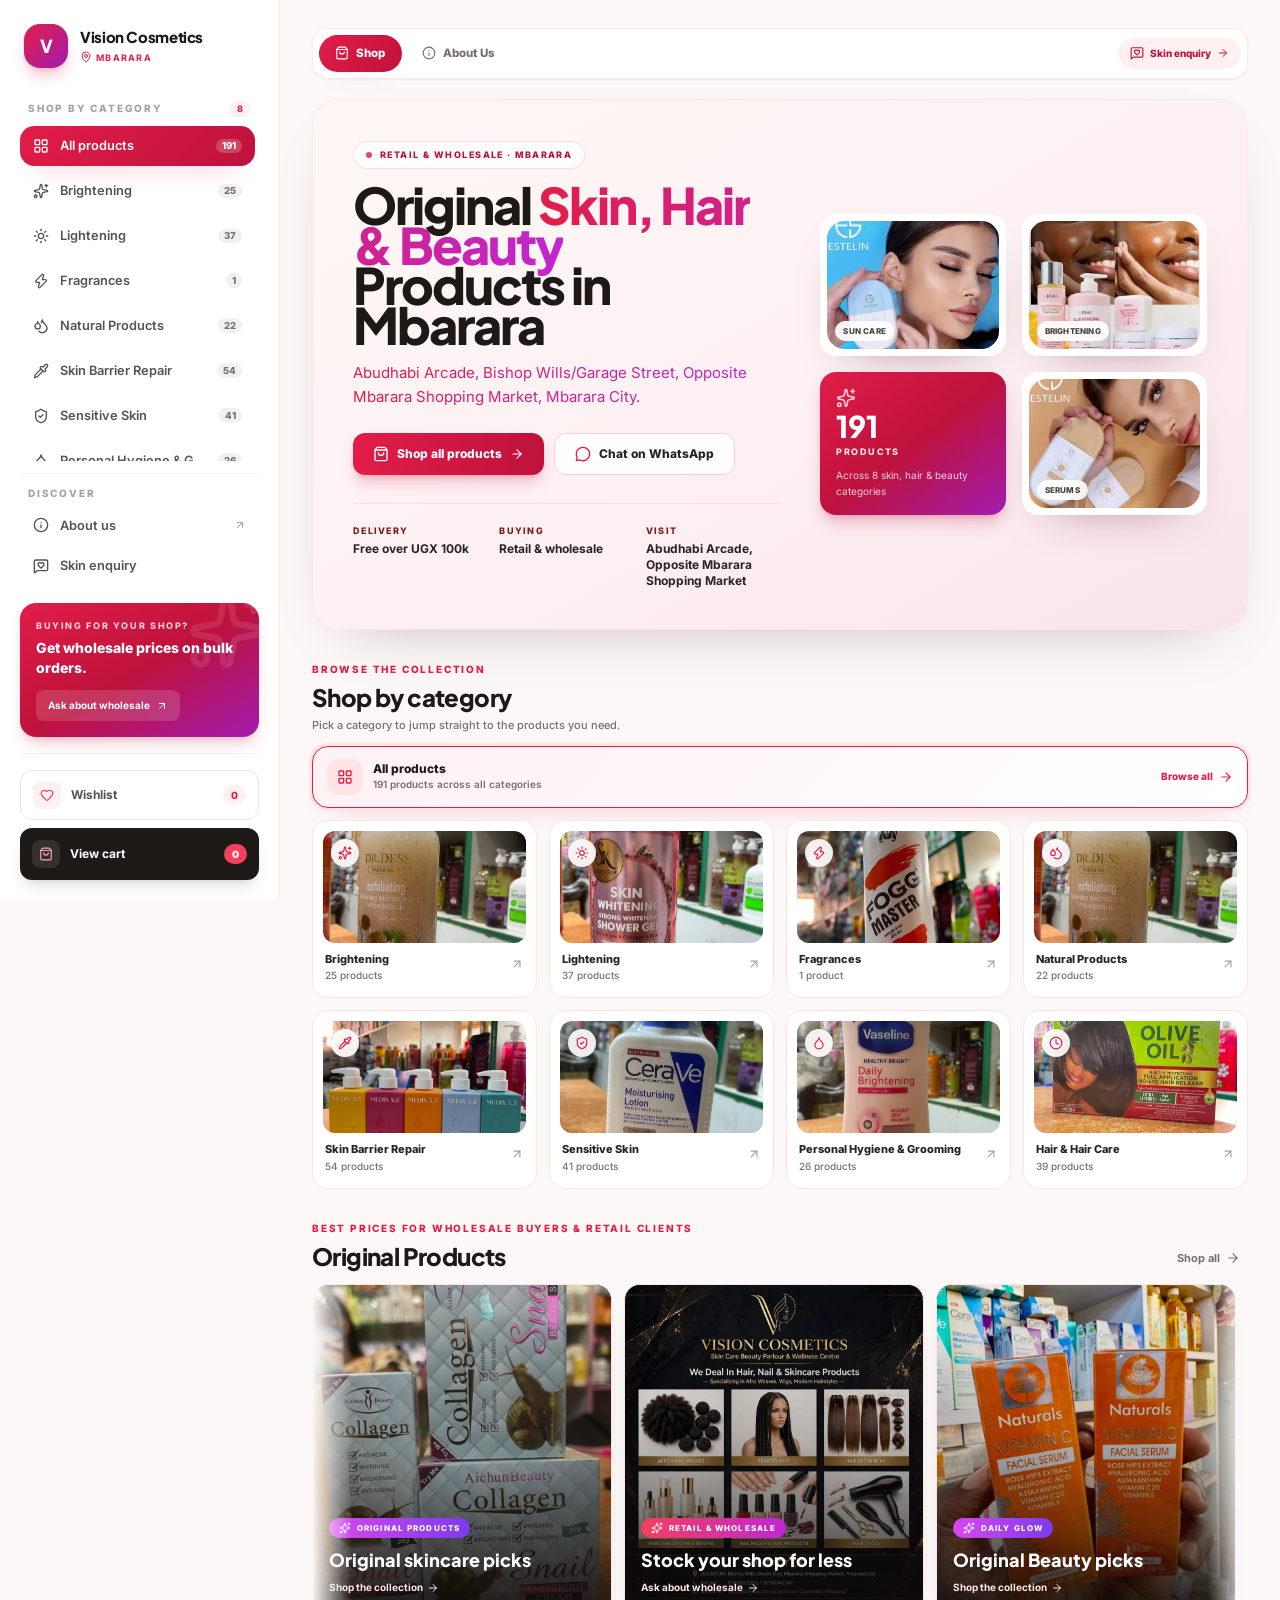
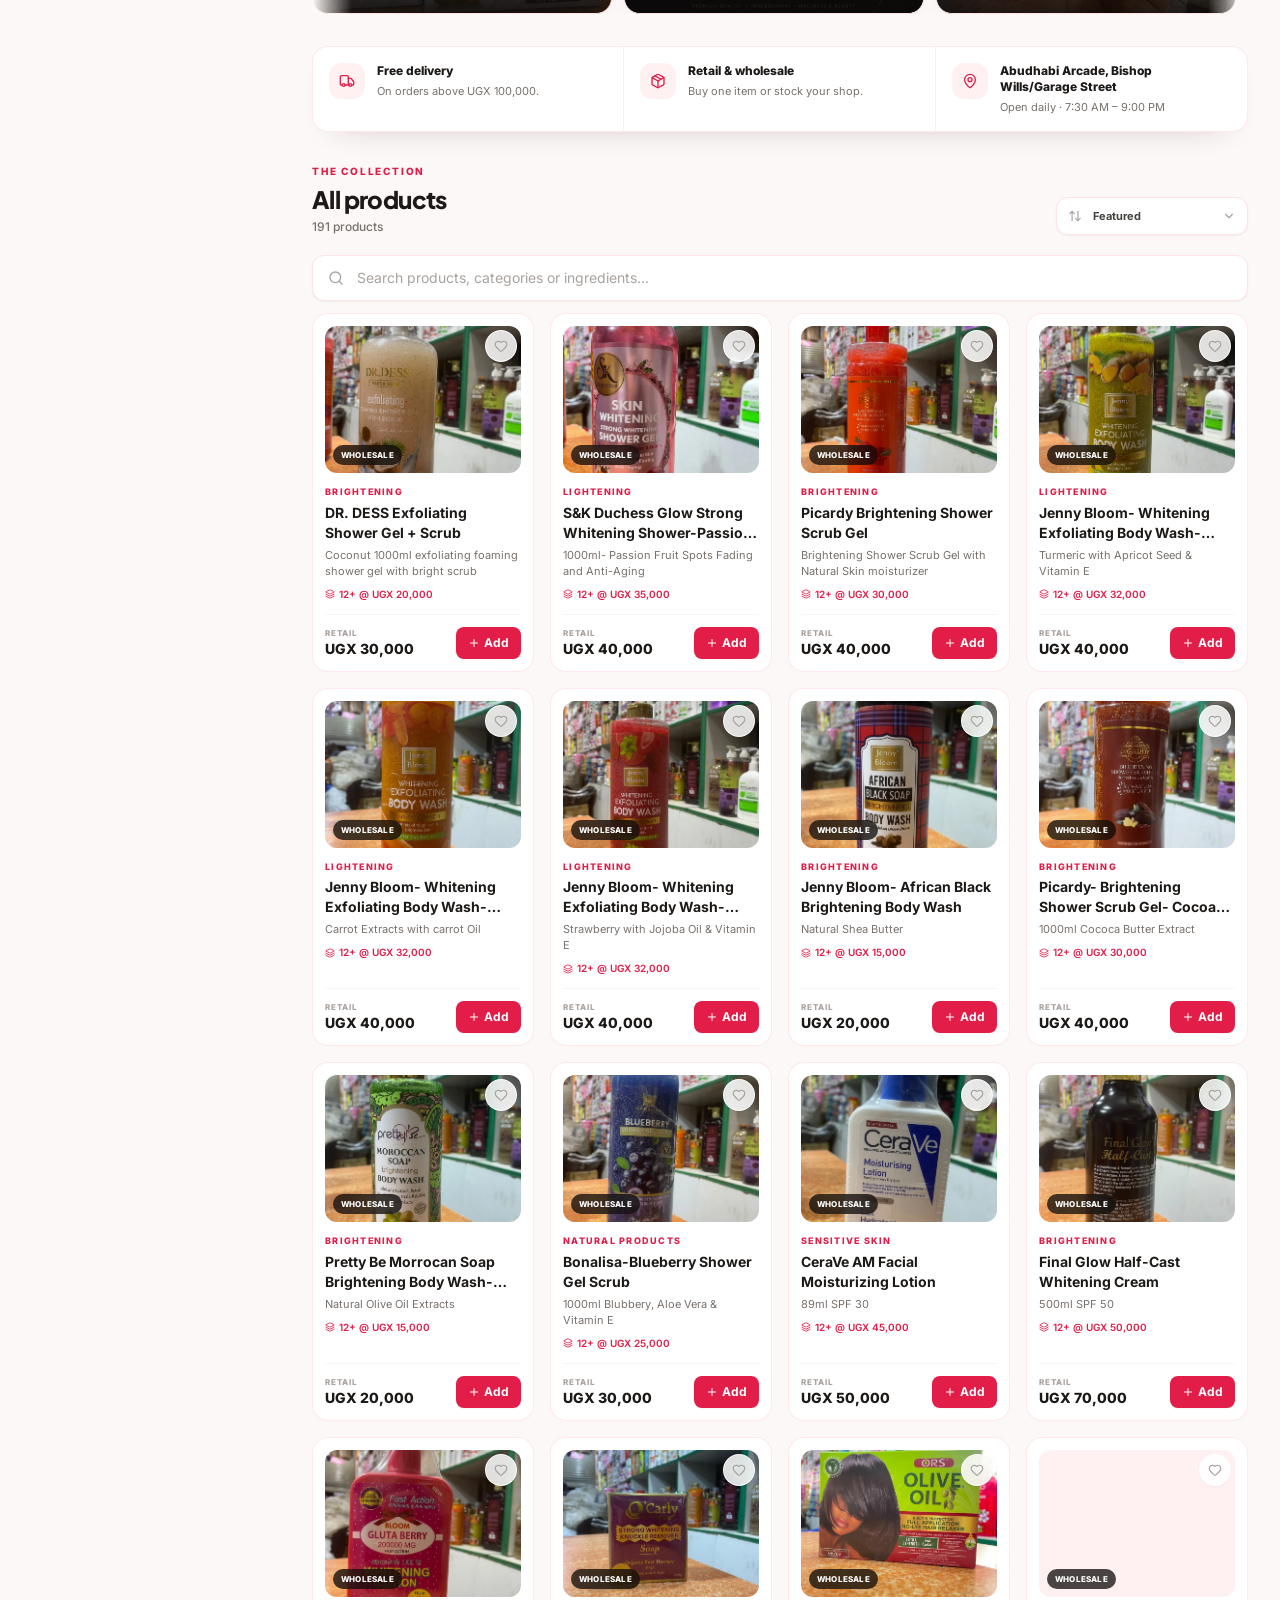
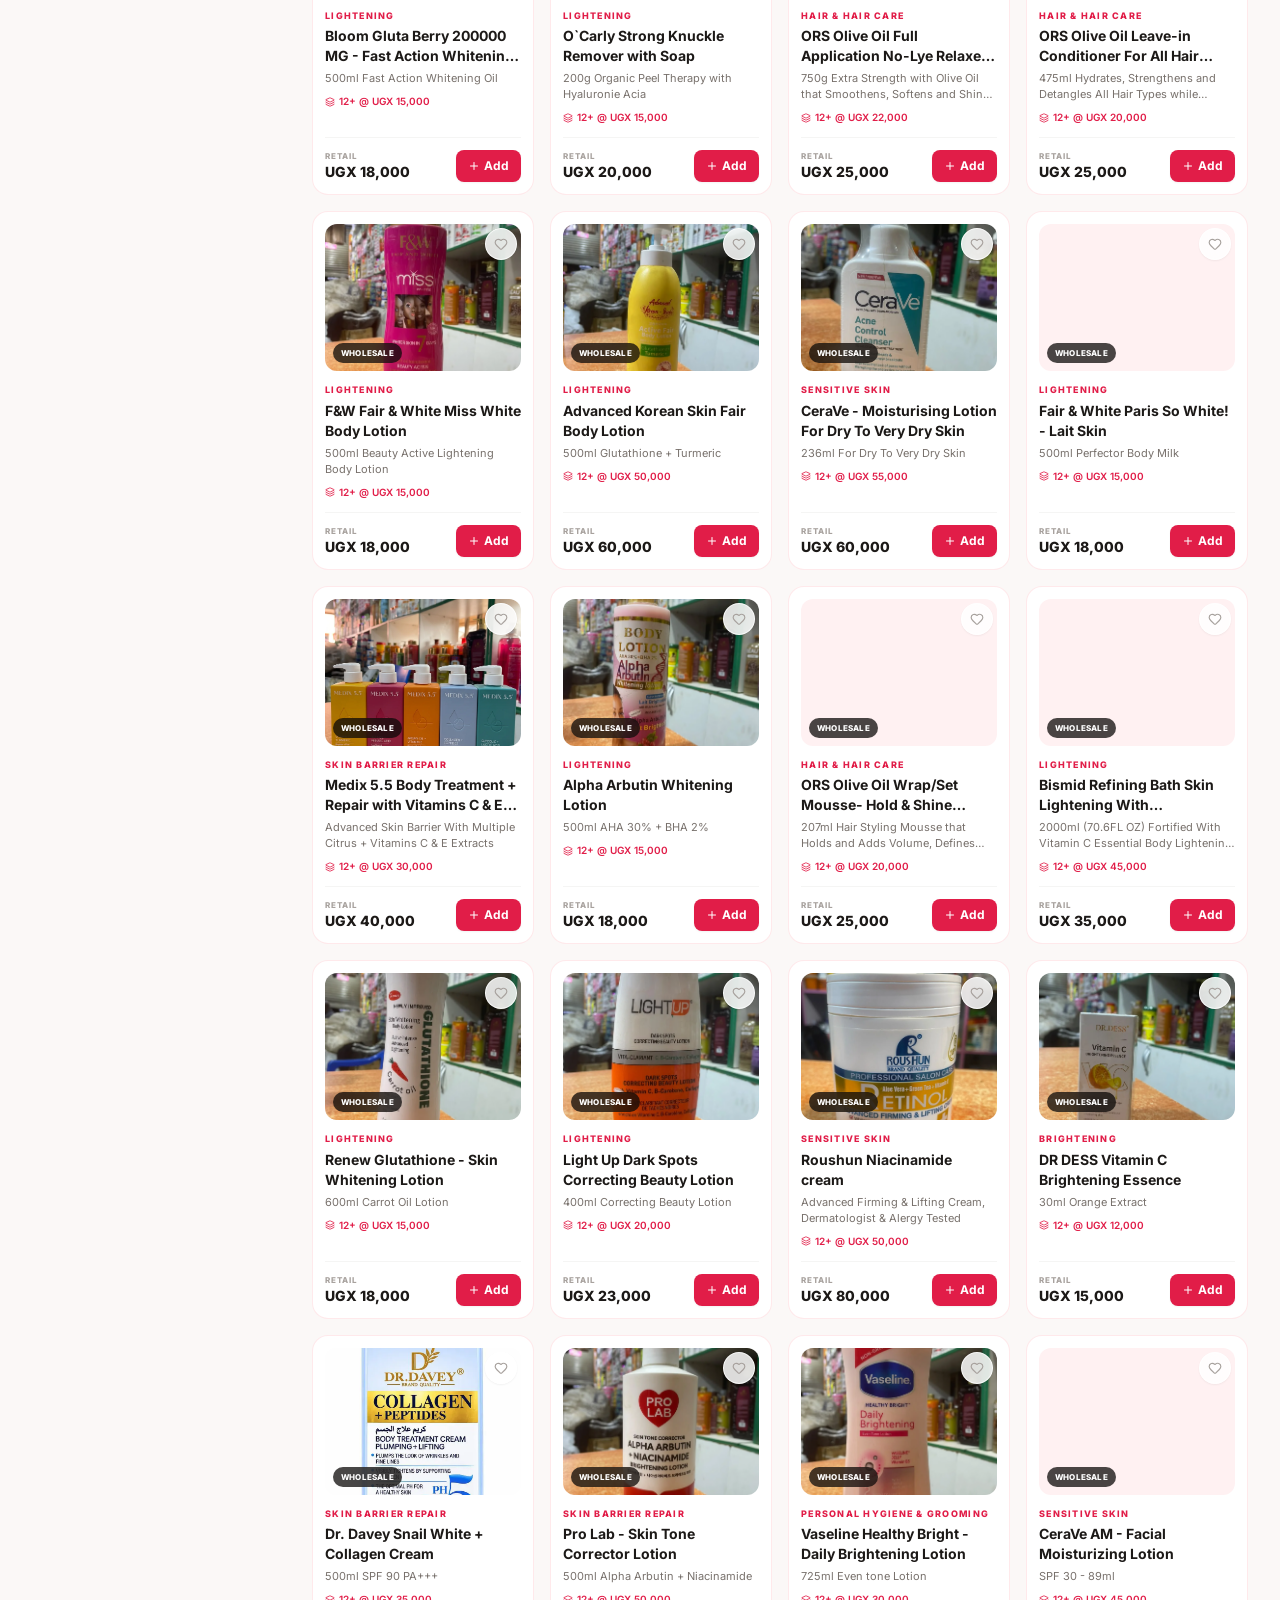
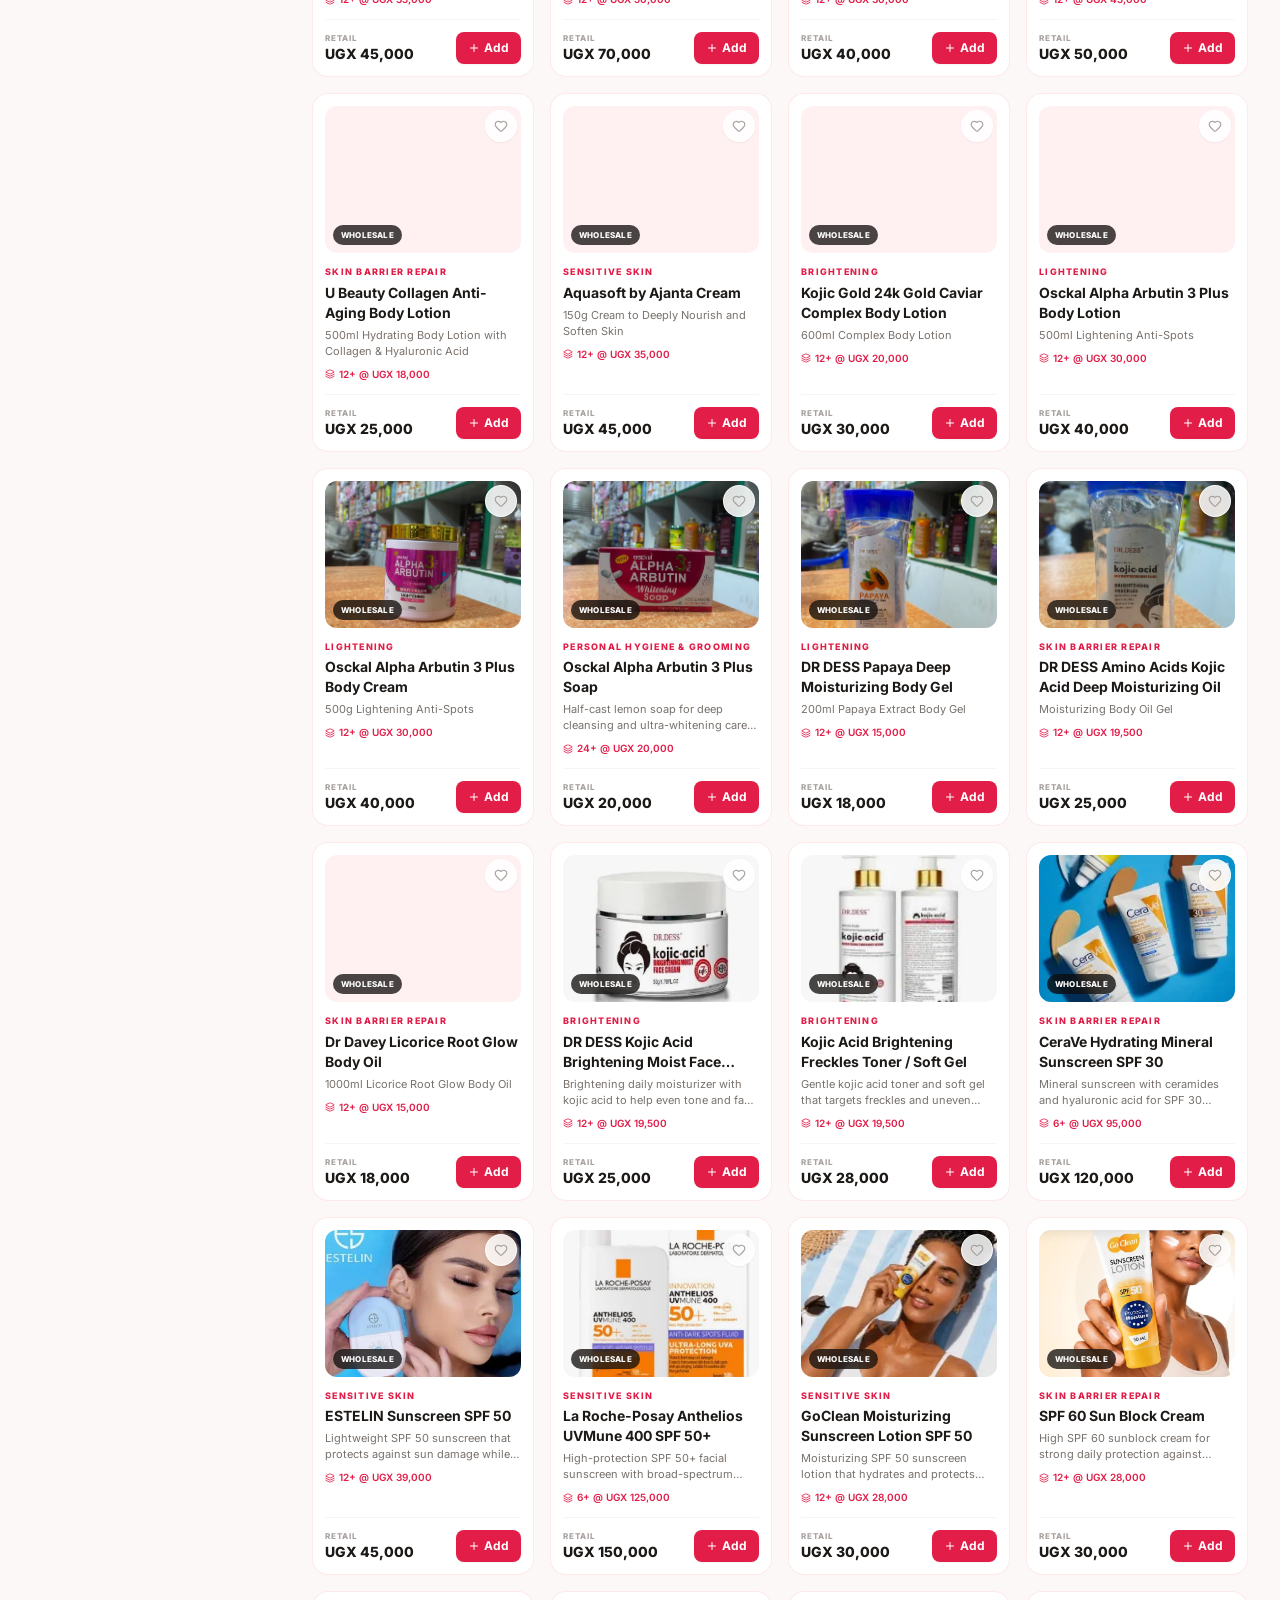
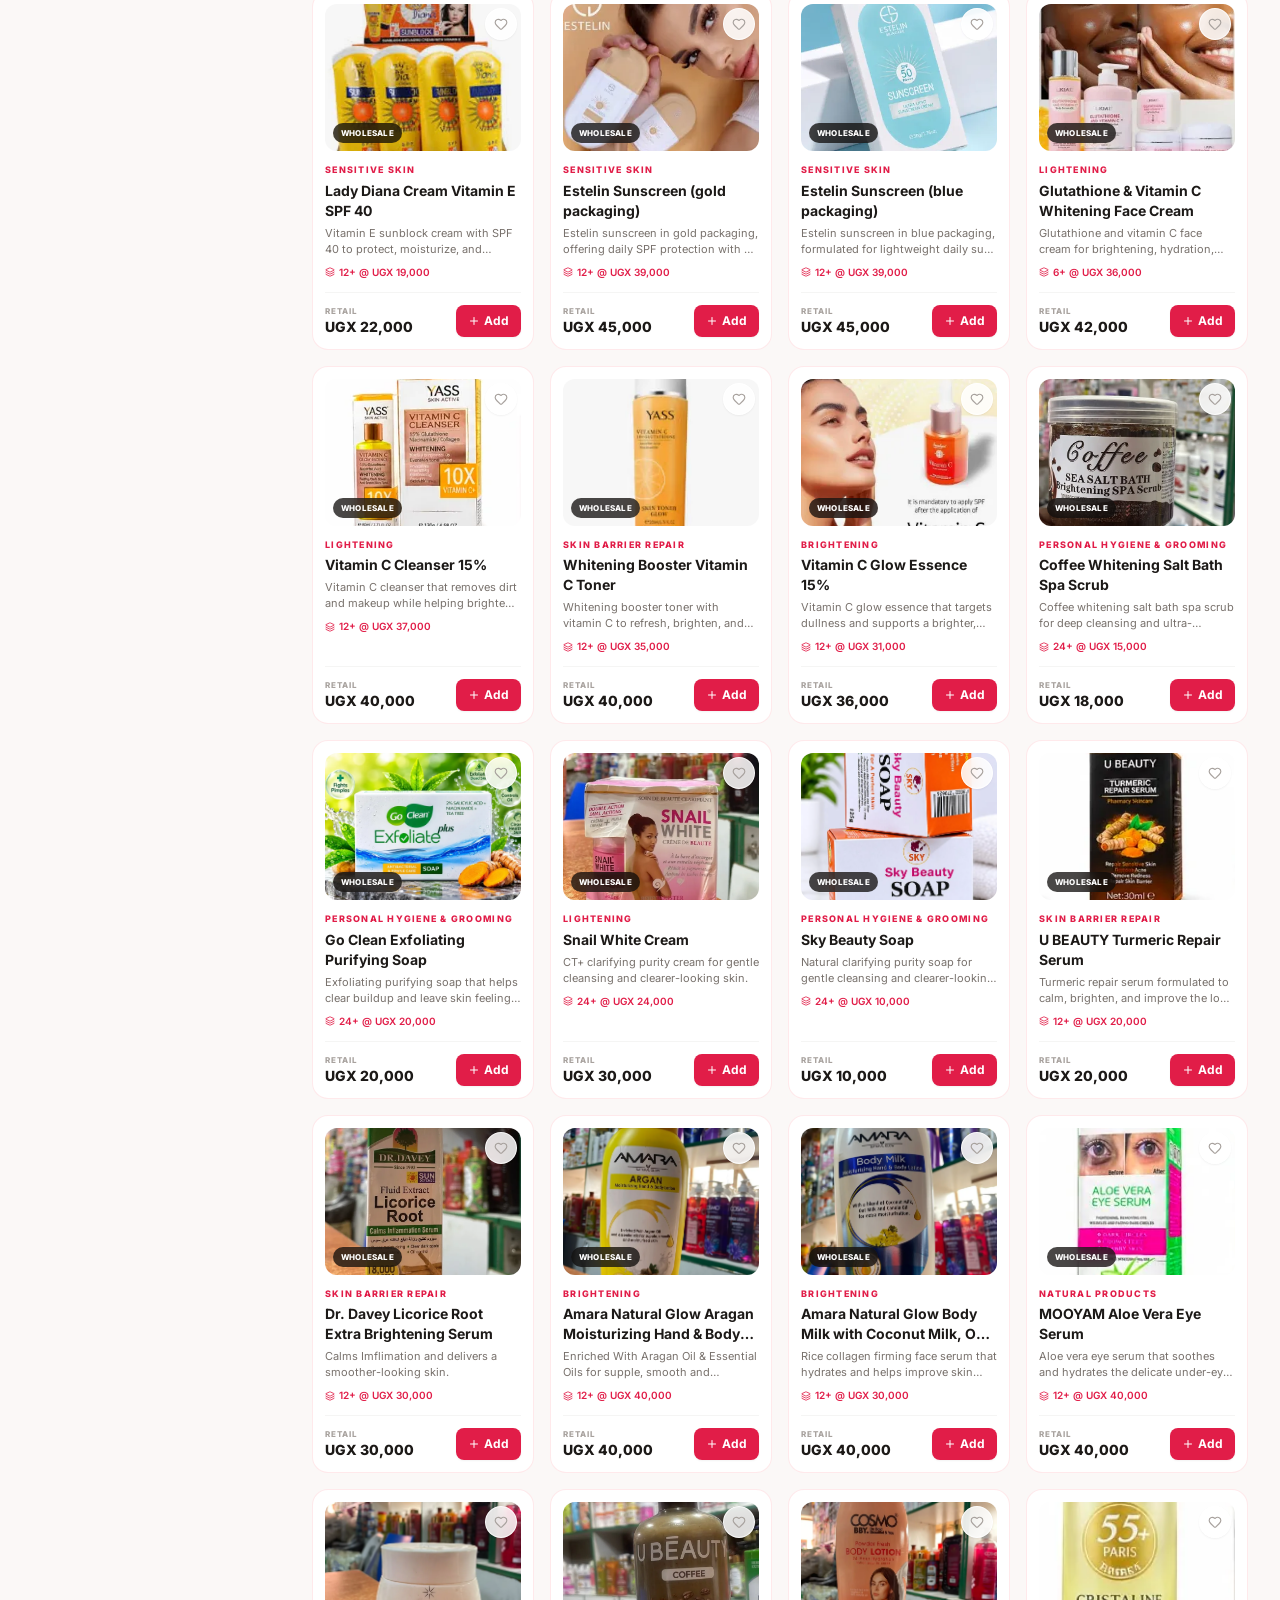
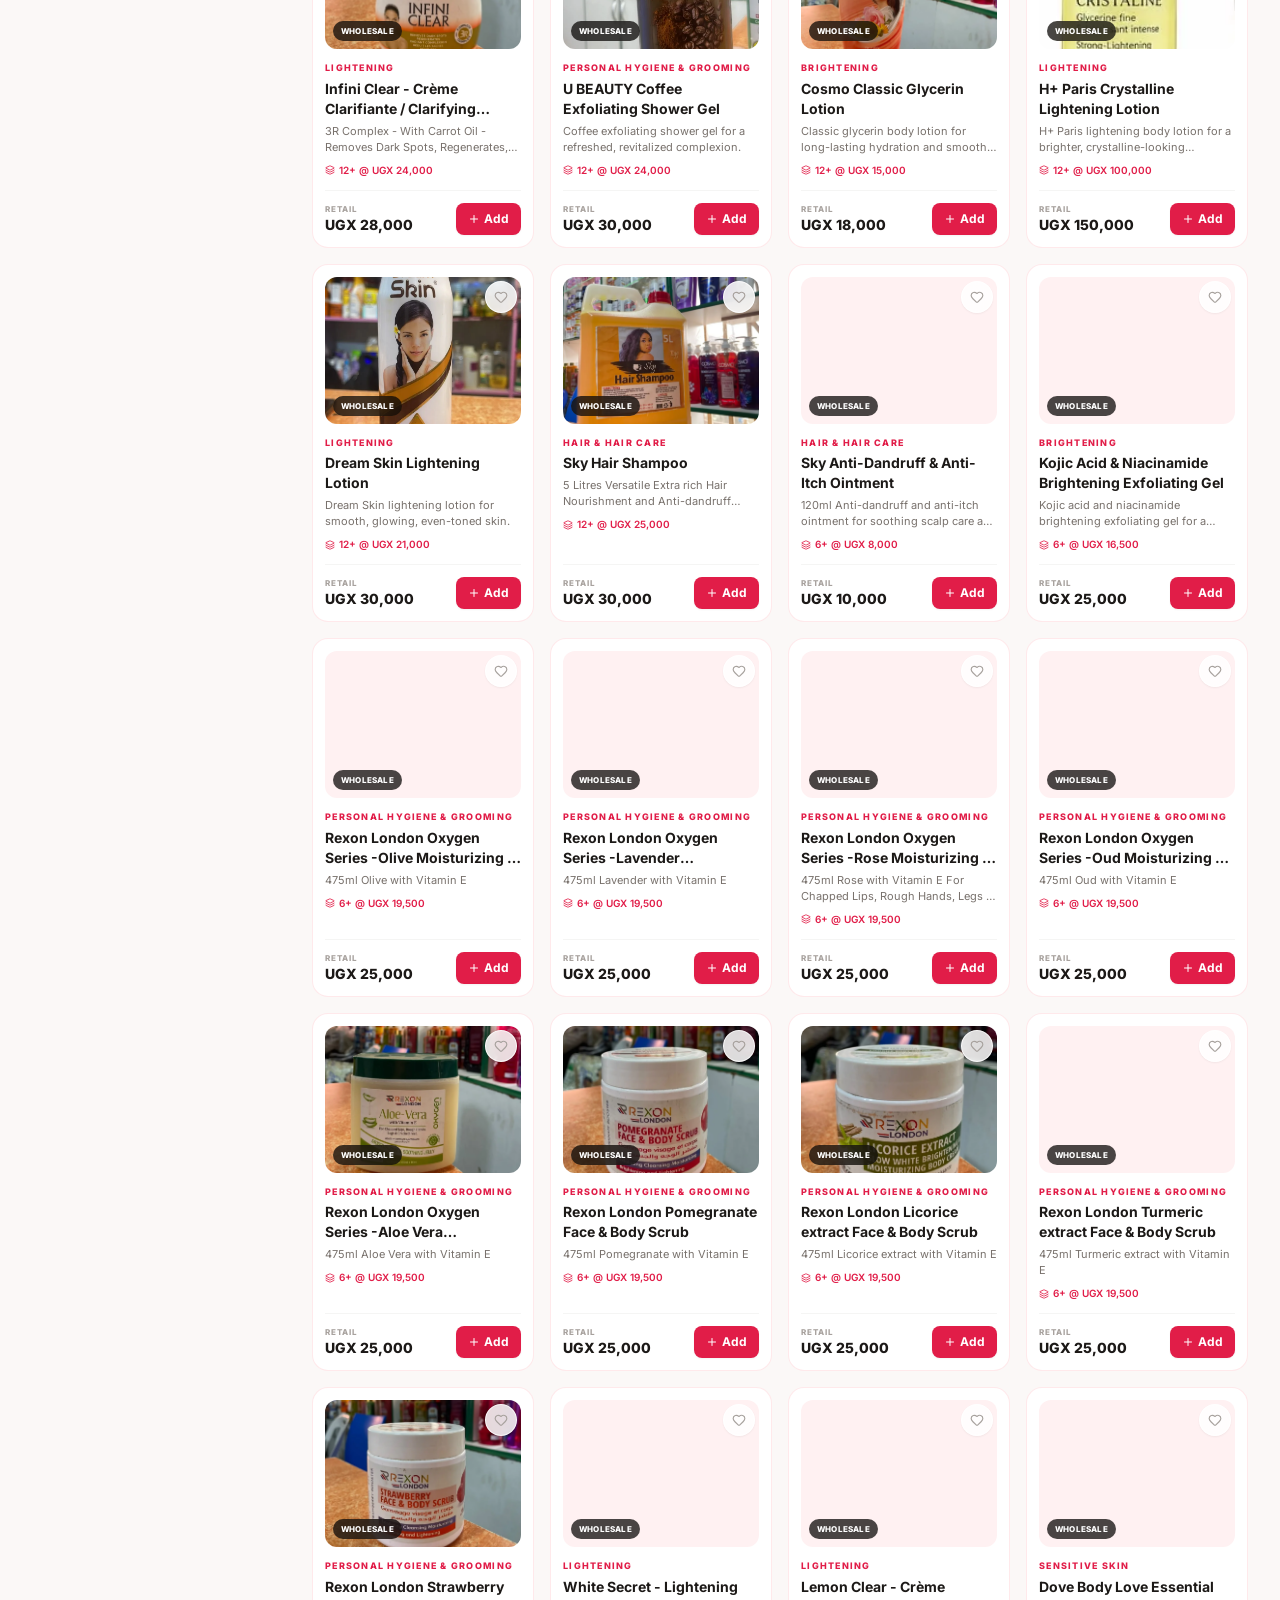
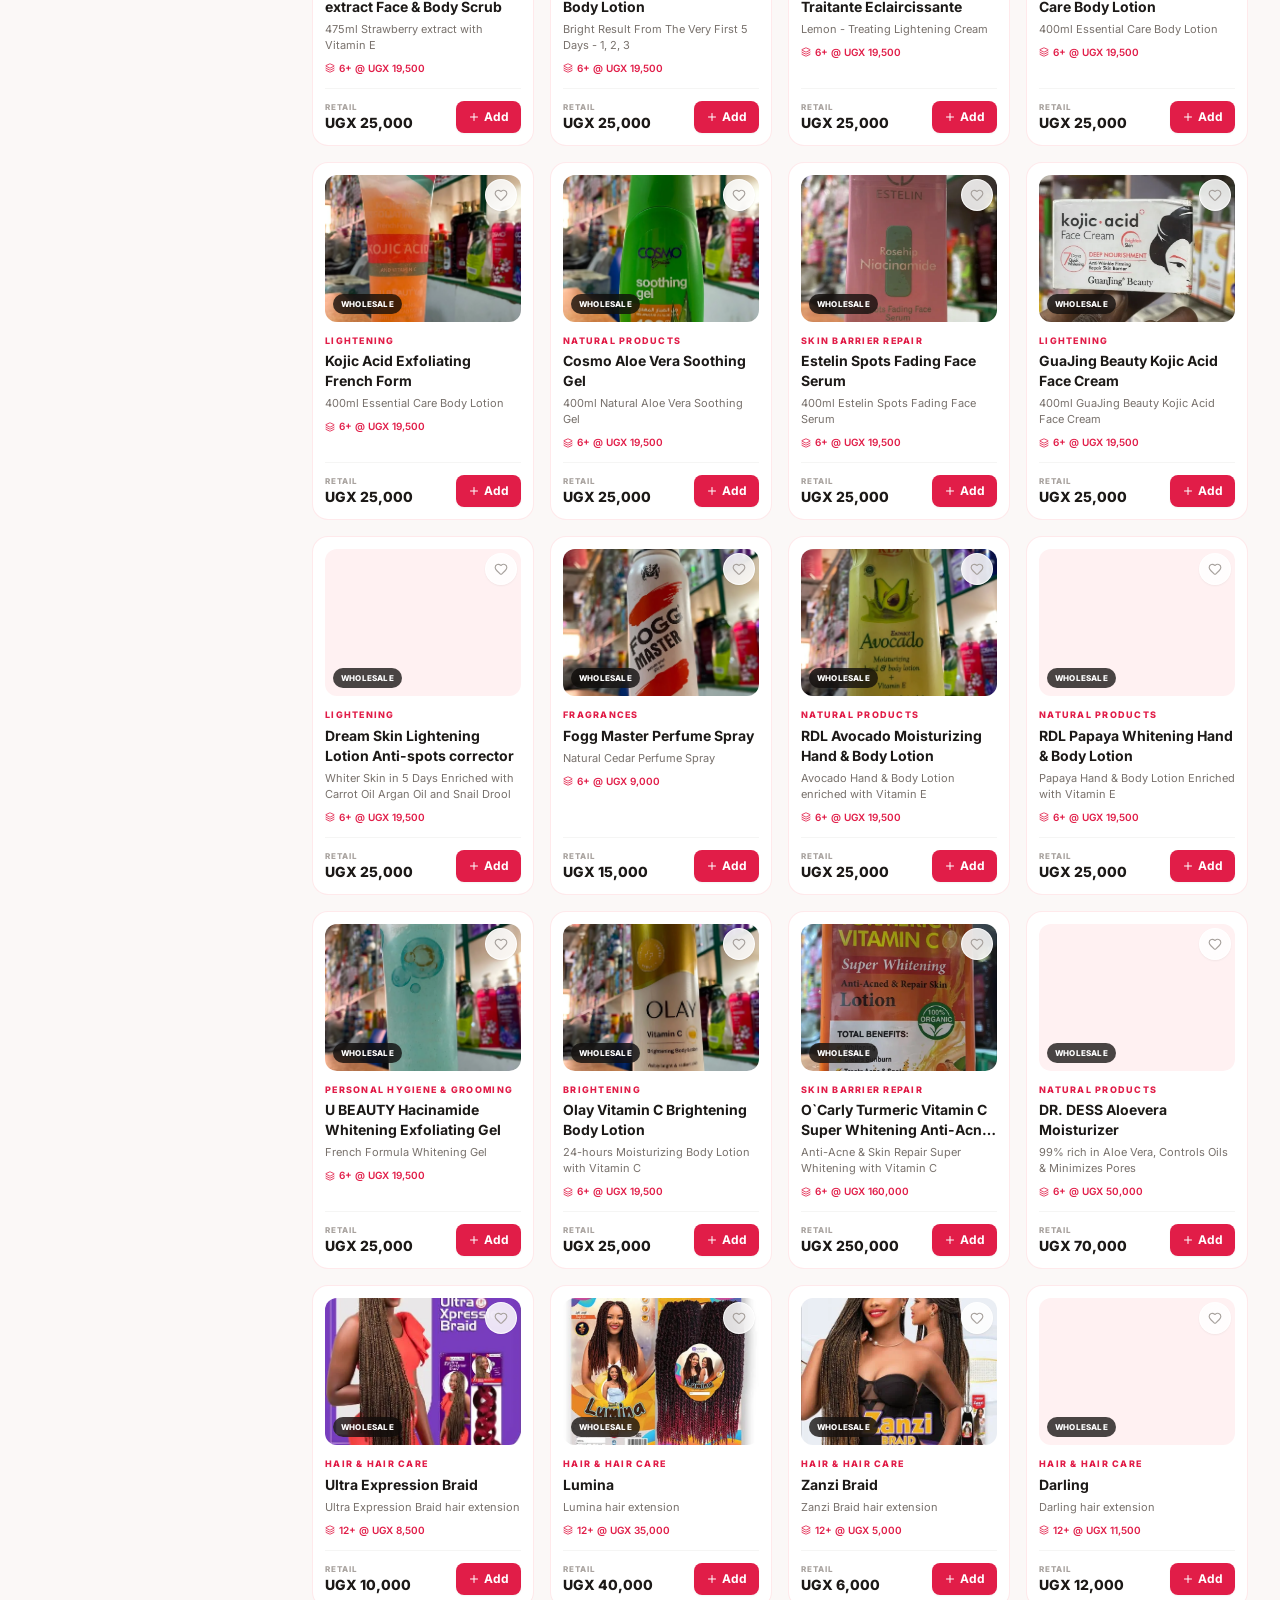
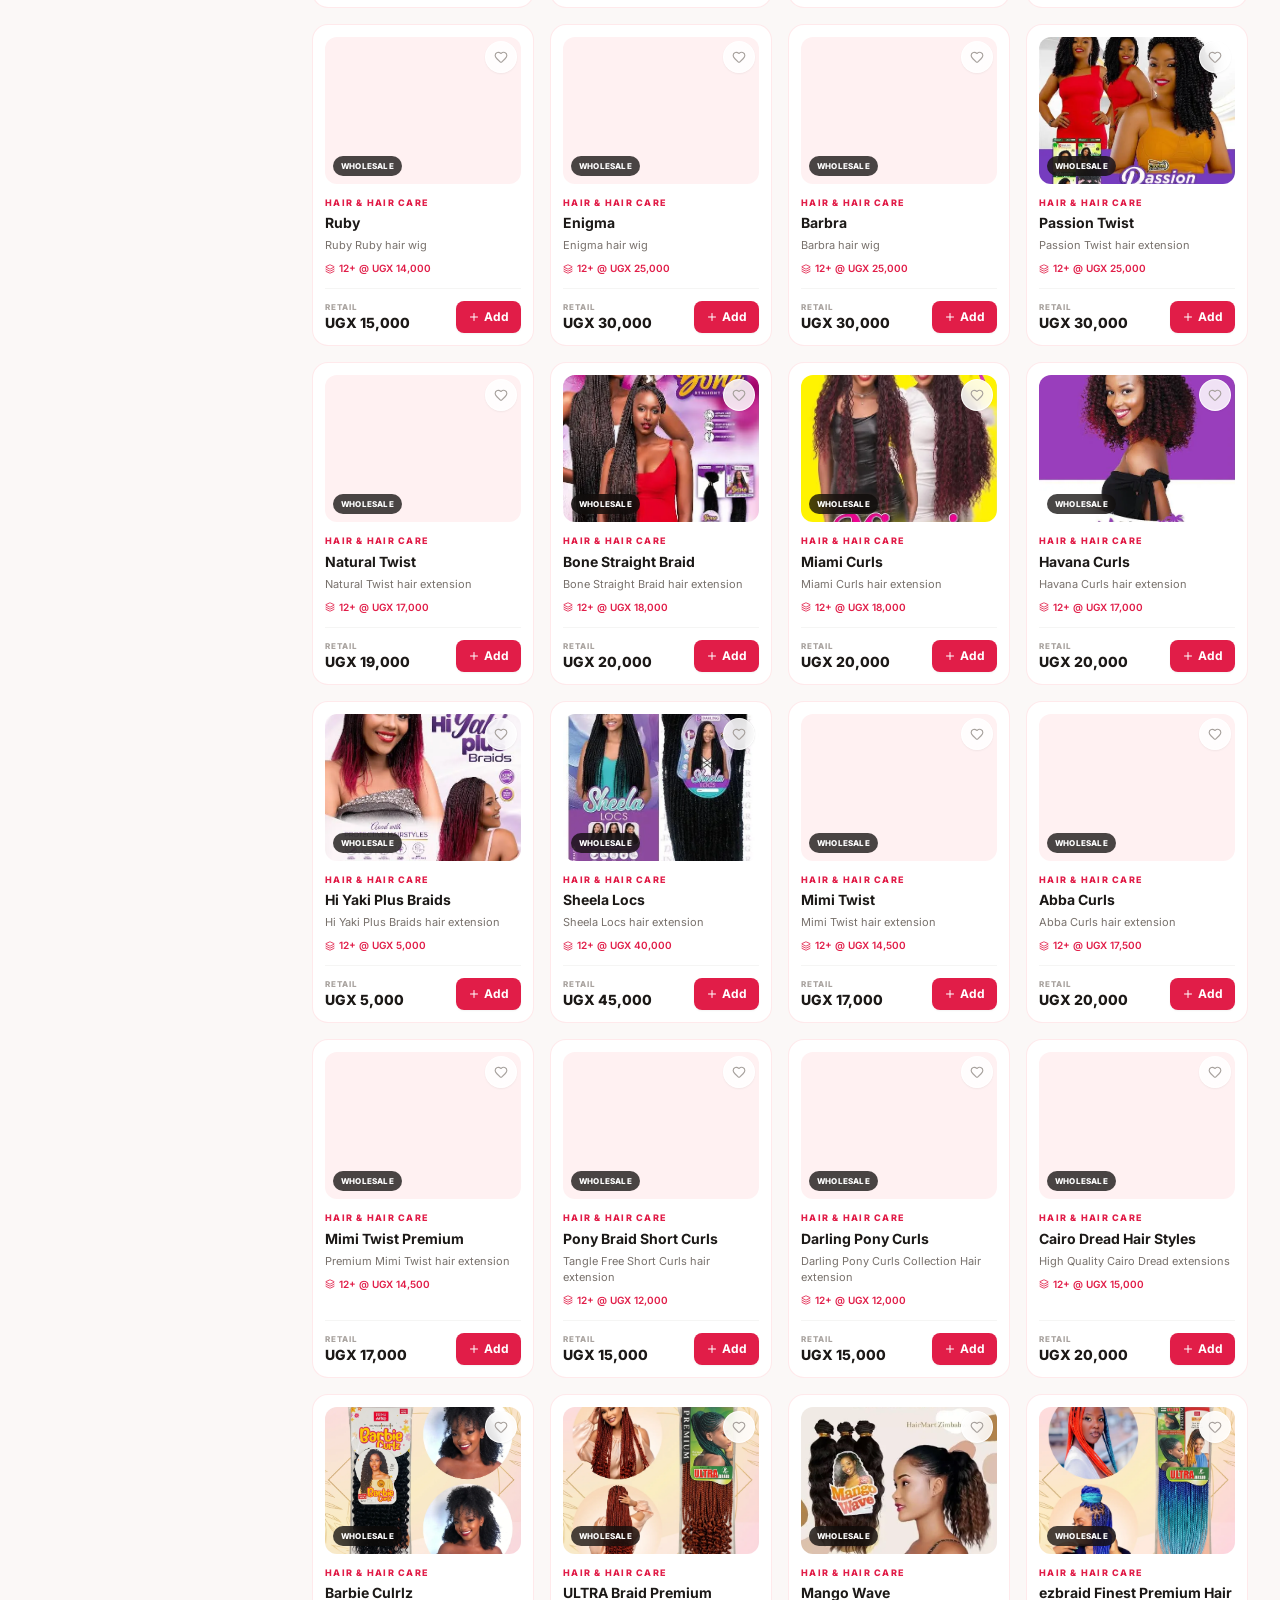
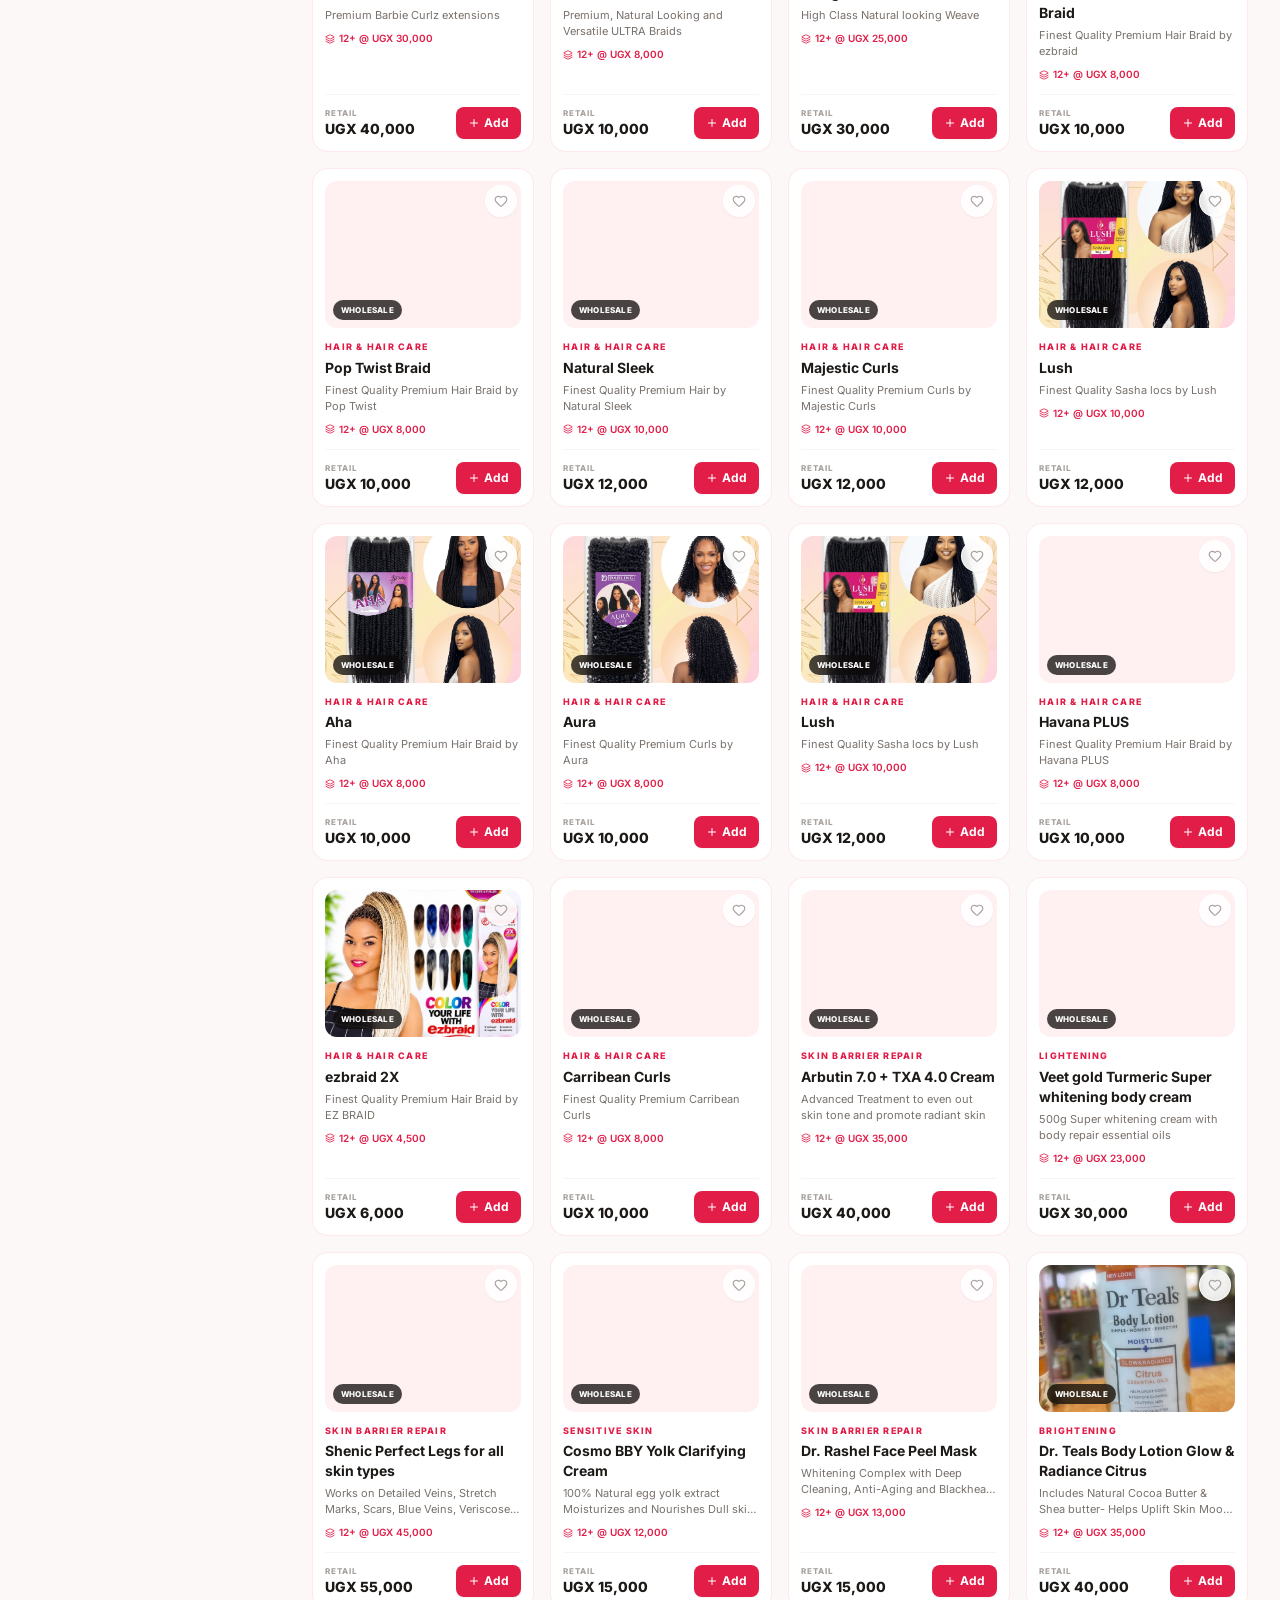
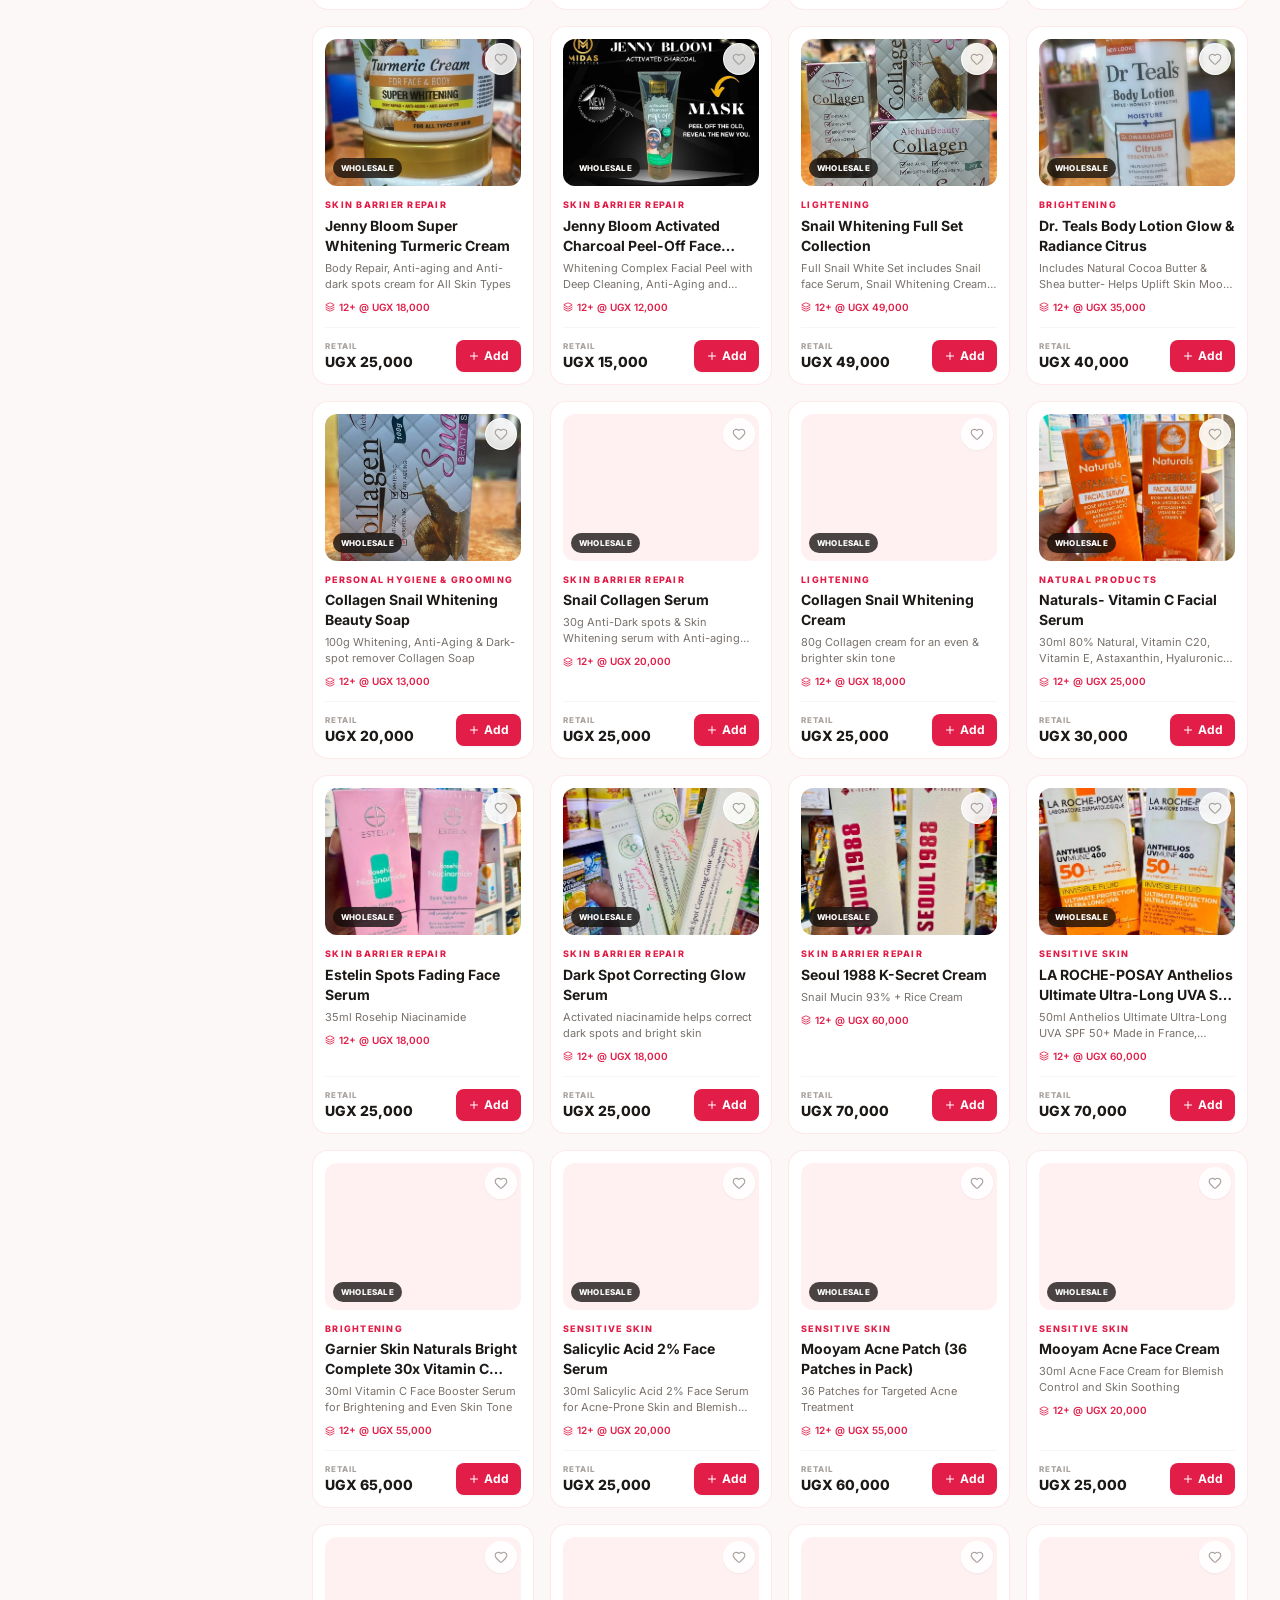
<file: index.html>
<!DOCTYPE html>
<html lang="en-UG">
<head>
<meta charset="UTF-8">
<meta name="viewport" content="width=device-width, initial-scale=1.0">
<title>Vision Cosmetics Mbarara | Skin, Hair &amp; Beauty Shop</title>
<meta name="description" content="Shop original skin, hair and beauty products in Mbarara at Abudhabi Arcade, Garage Street. Retail &amp; wholesale. Free delivery over UGX 100,000.">
<meta name="robots" content="index, follow, max-image-preview:large, max-snippet:-1, max-video-preview:-1">
<link rel="canonical" href="https://visioncosmeticss.com/">
<meta name="theme-color" content="#e11d48">
<meta name="geo.region" content="UG-W">
<meta name="geo.placename" content="Mbarara">
<meta name="geo.position" content="-0.6071512;30.6544978">
<meta name="ICBM" content="-0.6071512, 30.6544978">
<meta property="og:type" content="website">
<meta property="og:site_name" content="Vision Cosmetics Mbarara">
<meta property="og:title" content="Vision Cosmetics Mbarara | Original Skin, Hair &amp; Beauty Products">
<meta property="og:description" content="Retail and wholesale skin, hair and beauty products at Abudhabi Arcade, Garage Street, Mbarara. Free delivery over UGX 100,000.">
<meta property="og:url" content="https://visioncosmeticss.com/">
<meta property="og:image" content="https://visioncosmeticss.com/og.webp">
<meta property="og:image:type" content="image/webp">
<meta property="og:image:width" content="1280">
<meta property="og:image:height" content="1280">
<meta property="og:image:alt" content="Vision Cosmetics Mbarara hair, skin and beauty products">
<meta property="og:locale" content="en_UG">
<meta name="twitter:card" content="summary">
<meta name="twitter:title" content="Vision Cosmetics Mbarara | Original Skin, Hair &amp; Beauty Products">
<meta name="twitter:description" content="Retail and wholesale skin, hair and beauty products at Abudhabi Arcade, Garage Street, Mbarara. Free delivery over UGX 100,000.">
<meta name="twitter:image" content="https://visioncosmeticss.com/og.webp">
<meta name="twitter:image:alt" content="Vision Cosmetics Mbarara hair, skin and beauty products">
<link rel="icon" type="image/svg+xml" href="favicon.svg">
<link rel="icon" type="image/png" sizes="32x32" href="favicon-32.png">
<link rel="icon" type="image/png" sizes="192x192" href="favicon-192.png">
<link rel="apple-touch-icon" sizes="180x180" href="apple-touch-icon.png">
<link rel="manifest" href="site.webmanifest">
<link rel="preconnect" href="https://fonts.googleapis.com">
<link rel="preconnect" href="https://fonts.gstatic.com" crossorigin>
<link href="https://fonts.googleapis.com/css2?family=Inter:wght@300;400;500;600;700;800&family=Plus+Jakarta+Sans:wght@500;600;700;800&display=swap" rel="stylesheet">
<link rel="preload" as="image" href="images/estelinGold.webp" media="(max-width: 767px)" fetchpriority="high">
<link rel="preload" as="image" href="images/estelinBlue.webp" media="(min-width: 768px)" fetchpriority="high">
<link rel="stylesheet" href="assets/tailwind.css">
<script src="assets/lucide.min.js"></script>
<script type="application/ld+json">
{
  "@context": "https://schema.org",
  "@graph": [
    {
      "@type": "CosmeticsStore",
      "@id": "https://visioncosmeticss.com/#store",
      "name": "Vision Cosmetics Mbarara",
      "alternateName": "Vision Cosmetics",
      "url": "https://visioncosmeticss.com/",
      "logo": "https://visioncosmeticss.com/favicon-512.png",
      "image": "https://visioncosmeticss.com/og.webp",
      "description": "Retail and wholesale distributor of original skin, hair, beauty and personal care products in Mbarara, Uganda.",
      "slogan": "Creating a beautiful world.",
      "telephone": "+256774046547",
      "currenciesAccepted": "UGX",
      "priceRange": "UGX 5,000-250,000",
      "address": {
        "@type": "PostalAddress",
        "streetAddress": "Abudhabi Arcade, Bishop Wills/Garage Street, Opposite Mbarara Shopping Market",
        "addressLocality": "Mbarara",
        "addressRegion": "Western Region",
        "addressCountry": "UG"
      },
      "geo": {
        "@type": "GeoCoordinates",
        "latitude": -0.6071512,
        "longitude": 30.6544978
      },
      "openingHoursSpecification": [
        {
          "@type": "OpeningHoursSpecification",
          "dayOfWeek": ["Monday", "Tuesday", "Wednesday", "Thursday", "Friday", "Saturday", "Sunday"],
          "opens": "07:30",
          "closes": "21:00"
        }
      ],
      "areaServed": [
        {"@type": "City", "name": "Mbarara"},
        {"@type": "Country", "name": "Uganda"}
      ],
      "sameAs": [
        "https://www.facebook.com/people/Vision-cosmetics-Mbarara/100063701613640",
        "https://www.google.com/maps/search/?api=1&query=Vision+Cosmetics+Mbarara"
      ],
      "hasMap": "https://www.google.com/maps/search/?api=1&query=Vision+Cosmetics+Mbarara",
      "contactPoint": [
        {
          "@type": "ContactPoint",
          "telephone": "+256774046547",
          "contactType": "customer service",
          "areaServed": "UG",
          "availableLanguage": "English"
        }
      ]
    },
    {
      "@type": "WebSite",
      "@id": "https://visioncosmeticss.com/#website",
      "url": "https://visioncosmeticss.com/",
      "name": "Vision Cosmetics Mbarara",
      "inLanguage": "en-UG",
      "publisher": {"@id": "https://visioncosmeticss.com/#store"}
    },
    {
      "@type": "FAQPage",
      "@id": "https://visioncosmeticss.com/#faq",
      "mainEntity": [
        {
          "@type": "Question",
          "name": "Where is Vision Cosmetics Mbarara located?",
          "acceptedAnswer": {
            "@type": "Answer",
            "text": "We are at Abudhabi Arcade, Bishop Wills/Garage Street, opposite Mbarara Shopping Market, Mbarara City, Uganda. We are open daily from 7:30 AM to 9:00 PM."
          }
        },
        {
          "@type": "Question",
          "name": "Do you sell retail and wholesale?",
          "acceptedAnswer": {
            "@type": "Answer",
            "text": "Yes. You can buy single items at retail price or stock your shop with wholesale quantities. Message us on WhatsApp for wholesale pricing and minimum order quantities."
          }
        },
        {
          "@type": "Question",
          "name": "Do you deliver?",
          "acceptedAnswer": {
            "@type": "Answer",
            "text": "Yes. Delivery is arranged on WhatsApp. Free delivery applies to orders above UGX 100,000, and delivery details are confirmed on WhatsApp."
          }
        },
        {
          "@type": "Question",
          "name": "Are your products original?",
          "acceptedAnswer": {
            "@type": "Answer",
            "text": "We stock original products from trusted brands and suppliers. If you are unsure which product suits your skin, ask our team for guidance before you buy."
          }
        },
        {
          "@type": "Question",
          "name": "What are your opening hours?",
          "acceptedAnswer": {
            "@type": "Answer",
            "text": "We are open every day from 7:30 AM to 9:00 PM."
          }
        },
        {
          "@type": "Question",
          "name": "How do I place an order?",
          "acceptedAnswer": {
            "@type": "Answer",
            "text": "Browse the product catalogue, add items to your cart, and send your order via WhatsApp. You can also call or message us on +256 774 046 547."
          }
        }
      ]
    }
  ]
}
</script>

<style>
  :root { --brand: #e11d48; --brand-dark: #9f1239; }
  html { scroll-behavior: smooth; }
  summary::-webkit-details-marker { display: none; }
  body { font-family: 'Inter', sans-serif; background-color: #fbf8f7; color: #24161b; -webkit-tap-highlight-color: transparent; }
  .font-display { font-family: 'Plus Jakarta Sans', 'Inter', sans-serif; }
  .scrollbar-hide::-webkit-scrollbar { display: none; }
  .scrollbar-hide { -ms-overflow-style: none; scrollbar-width: none; }
  .fade-in { animation: fadeIn 0.25s ease-out; }
  @keyframes fadeIn { from { opacity: 0; transform: translateY(6px) scale(.99); } to { opacity: 1; transform: translateY(0) scale(1); } }
  .toast-in { animation: toastIn .3s cubic-bezier(.16,1,.3,1); }
  @keyframes toastIn { from { opacity: 0; transform: translateY(12px) scale(.96); } to { opacity: 1; transform: translateY(0) scale(1); } }
  .nav-item { display: flex; align-items: center; gap: .7rem; width: 100%; padding: .68rem .8rem; border-radius: .9rem; font-size: .8rem; font-weight: 600; color: #57534e; transition: background-color .2s, color .2s, box-shadow .2s, transform .2s; }
  .nav-item:hover { background: #fdf2f4; color: #9f1239; }
  .nav-item.is-active { background: linear-gradient(135deg, #e11d48, #be123c); color: #fff; box-shadow: 0 14px 25px -18px rgba(225,29,72,.8); }
  .nav-item .nav-count { margin-left: auto; border-radius: 999px; background: rgba(28,25,23,.06); color: #78716c; padding: .1rem .38rem; font-size: .6rem; font-weight: 800; line-height: 1.2; }
  .nav-item.is-active .nav-count { background: rgba(255,255,255,.2); color: #fff; }
  .cat-all { display: flex; align-items: center; justify-content: space-between; gap: .75rem; width: 100%; border-radius: 1rem; border: 1px solid #fecdd3; background: linear-gradient(135deg, #fff1f4, #fff); padding: .75rem .9rem; text-align: left; transition: border-color .2s, box-shadow .2s, transform .2s; }
  .cat-all:hover { border-color: #fda4af; box-shadow: 0 14px 28px -24px rgba(225,29,72,.6); transform: translateY(-1px); }
  .cat-all.is-active { border-color: #e11d48; box-shadow: 0 0 0 3px #ffe4e6, 0 14px 28px -24px rgba(225,29,72,.6); }
  .cat-tile { display: flex; align-items: center; gap: .6rem; min-height: 3.5rem; border: 1px solid #fecdd3; border-radius: 1rem; background: #fff; padding: .6rem .7rem; text-align: left; transition: border-color .2s, background-color .2s, box-shadow .2s, transform .2s; }
  .cat-tile:hover { border-color: #fda4af; background: #fff7f8; transform: translateY(-1px); }
  .cat-tile.is-active { border-color: #e11d48; background: #fff1f4; box-shadow: 0 12px 24px -18px rgba(225,29,72,.7); }
  .cat-tile-icon { display: grid; place-items: center; width: 2.1rem; height: 2.1rem; flex-shrink: 0; border-radius: .7rem; background: #fff1f2; color: #e11d48; transition: background-color .2s, color .2s; }
  .cat-tile.is-active .cat-tile-icon { background: linear-gradient(135deg, #e11d48, #be123c); color: #fff; }
  .cat-tile-chevron { color: #a8a29e; transition: color .2s, transform .2s; }
  .cat-tile:hover .cat-tile-chevron, .cat-tile.is-active .cat-tile-chevron { color: #e11d48; transform: translateX(1px); }
  .category-card { transition: transform .25s ease, box-shadow .25s ease, border-color .25s ease; }
  .category-card:hover { transform: translateY(-3px); box-shadow: 0 18px 35px -28px rgba(88,28,45,.55); border-color: #fda4af; }
  .category-card.is-active { border-color: #fda4af; background: #fff1f4; box-shadow: 0 15px 30px -24px rgba(225,29,72,.6); }
  .product-card { transition: transform .25s ease, box-shadow .25s ease, border-color .25s ease; }
  .product-card:hover { transform: translateY(-3px); box-shadow: 0 20px 42px -30px rgba(88,28,45,.55); border-color: #fecdd3; }
  .product-card .product-image img { transition: transform .55s cubic-bezier(.16,1,.3,1), opacity .3s ease; }
  .product-card:hover .product-image img { transform: scale(1.045); }
  .img-shell { position: relative; }
  .img-shell > img { opacity: 0; }
  .img-shell.is-loaded > img, .img-shell.is-error > img { opacity: 1; }
  .img-spinner { position: absolute; inset: 0; z-index: 1; display: grid; place-items: center; pointer-events: none; transition: opacity .2s ease; }
  .img-spinner::after { content: ""; width: 1.5rem; height: 1.5rem; border-radius: 9999px; border: 2px solid #fecdd3; border-top-color: #e11d48; animation: imgSpin .75s linear infinite; }
  .img-spinner--sm::after { width: 1rem; height: 1rem; border-width: 1.5px; }
  .img-shell.is-loaded > .img-spinner, .img-shell.is-error > .img-spinner { opacity: 0; }
  @keyframes imgSpin { to { transform: rotate(1turn); } }
  .carousel-wrap { position: relative; overflow: hidden; }
  .carousel-track { display: flex; width: max-content; animation: carouselScroll var(--carousel-duration, 48s) linear infinite; will-change: transform; }
  @media (hover: hover) and (pointer: fine) {
    .carousel-wrap:hover .carousel-track { animation-play-state: paused; }
  }
  .carousel-wrap:focus-within .carousel-track,
  .carousel-wrap.is-paused .carousel-track { animation-play-state: paused; }
  .carousel-item { flex: 0 0 auto; padding-right: .75rem; }
  @keyframes carouselScroll { from { transform: translateX(0); } to { transform: translateX(-50%); } }
  .toast-progress { transform-origin: left; animation: toastProgress 3.2s linear forwards; }
  @keyframes toastProgress { from { transform: scaleX(1); } to { transform: scaleX(0); } }
  .app-modal [role="dialog"] { animation: modalIn .22s cubic-bezier(.16,1,.3,1); }
  @keyframes modalIn { from { opacity: 0; transform: translateY(12px) scale(.98); } to { opacity: 1; transform: translateY(0) scale(1); } }
  .safe-bottom { padding-bottom: max(.6rem, env(safe-area-inset-bottom)); }
  .focus-ring:focus-visible, button:focus-visible, a:focus-visible { outline: 2px solid #e11d48; outline-offset: 2px; }
  #mob-wish-count:not(.hidden), #mob-cart-count:not(.hidden) { display: grid; }
  .view-tab { display: inline-flex; align-items: center; gap: .45rem; border: 1px solid transparent; border-radius: 999px; padding: .55rem .95rem; font-size: .72rem; font-weight: 800; color: #78716c; transition: background-color .2s, color .2s, box-shadow .2s, border-color .2s; }
  .view-tab:hover { border-color: #fecdd3; background: #fff1f2; color: #9f1239; }
  .view-tab.is-active { border-color: transparent; background: linear-gradient(135deg, #e11d48, #be123c); color: #fff; box-shadow: 0 14px 25px -18px rgba(225,29,72,.8); }
  .view-tab .view-tab-count { border-radius: 999px; background: rgba(28,25,23,.06); color: #78716c; padding: .1rem .4rem; font-size: .58rem; font-weight: 800; line-height: 1.2; }
  .view-tab.is-active .view-tab-count { background: rgba(255,255,255,.2); color: #fff; }
  .view-panel[hidden] { display: none !important; }
  #enquiry { scroll-margin-top: 5rem; }
  @media (min-width: 768px) { #enquiry { scroll-margin-top: 1.5rem; } }
  .form-control { width: 100%; border: 1px solid #e7e5e4; border-radius: .8rem; background: #fff; padding: .72rem .85rem; font-size: 1rem; line-height: 1.4; color: #292524; transition: border-color .2s, box-shadow .2s, background-color .2s; }
  .form-control::placeholder { color: #a8a29e; }
  .form-control:focus { outline: none; border-color: #fb7185; box-shadow: 0 0 0 4px rgba(225,29,72,.09); }
  .form-control[aria-invalid="true"] { border-color: #e11d48; background: #fff1f2; }
  .form-control[aria-invalid="true"]:focus { box-shadow: 0 0 0 4px rgba(225,29,72,.12); }
  @media (min-width: 640px) { .form-control { font-size: .875rem; } }
  .field-error { display: none; margin-top: .35rem; font-size: .6875rem; font-weight: 600; line-height: 1.35; color: #be123c; }
  .field-error.is-visible { display: flex; align-items: flex-start; gap: .3rem; }
  .form-check { width: 1.05rem; height: 1.05rem; flex: 0 0 auto; margin-top: .15rem; accent-color: #e11d48; }
  .choice-pill { display: inline-flex; cursor: pointer; align-items: center; gap: .4rem; border: 1px solid #e7e5e4; border-radius: .65rem; background: #fff; padding: .38rem .7rem; font-size: .6875rem; font-weight: 700; line-height: 1.2; color: #57534e; transition: background-color .2s, border-color .2s, color .2s; }
  .choice-pill:hover { border-color: #fecdd3; background: #fff1f2; }
  .choice-pill:has(input:checked) { border-color: #fda4af; background: #fff1f2; color: #be123c; }
  .choice-pill .form-check { width: .95rem; height: .95rem; margin-top: 0; }
  .honeypot { position: absolute !important; left: -9999px !important; width: 1px !important; height: 1px !important; overflow: hidden !important; opacity: 0 !important; pointer-events: none !important; }
  textarea.form-control { min-height: 5.25rem; resize: vertical; }
  .resource-card { transition: transform .25s ease, box-shadow .25s ease, border-color .25s ease; }
  .resource-card:hover { transform: translateY(-2px); box-shadow: 0 18px 35px -28px rgba(88,28,45,.55); border-color: #fda4af; }
  .resource-icon { display: grid; place-items: center; width: 2.25rem; height: 2.25rem; flex-shrink: 0; border-radius: .75rem; background: #fff1f2; color: #e11d48; }
  .ingredient-chip { display: inline-flex; align-items: center; border-radius: 999px; border: 1px solid #fecdd3; background: #fff1f2; padding: .18rem .5rem; font-size: .625rem; font-weight: 800; line-height: 1.3; color: #be123c; }
  .guide-poster { overflow: hidden; border-radius: 1.25rem; border: 1px solid #fecdd3; background: #fff; }
  .guide-poster img { display: block; width: 100%; height: auto; transition: transform .5s cubic-bezier(.16,1,.3,1); }
  .guide-poster:hover img { transform: scale(1.02); }
  .resource-guide { scroll-margin-top: 5.5rem; }
  @media (min-width: 768px) { .resource-guide { scroll-margin-top: 1.5rem; } }
  @media (prefers-reduced-motion: reduce) {
    html { scroll-behavior: auto; }
    .fade-in, .toast-in, .app-modal [role="dialog"], .toast-progress { animation: none; }
    .product-card, .category-card, .cat-tile, .cat-all, .product-card .product-image img { transition: none; }
    .resource-card, .guide-poster img { transition: none; }
    .img-shell > img, .img-spinner { transition: none; }
    .img-spinner::after { animation: none; }
    .carousel-track { animation: none; }
    .carousel-wrap { overflow-x: auto; scroll-snap-type: x mandatory; }
    .carousel-item { scroll-snap-align: start; }
    .carousel-item[aria-hidden="true"] { display: none; }
    .view-panel { animation: none; }
  }
</style>
</head>
<body class="antialiased selection:bg-rose-500 selection:text-white">

<div id="top" class="mx-auto flex min-h-screen max-w-[1600px] flex-col overflow-x-hidden bg-cream md:flex-row">

  <aside class="sticky top-0 z-40 hidden h-screen w-[280px] shrink-0 flex-col justify-between border-r border-rose-100/80 bg-white/95 p-5 md:flex">
    <div class="flex min-h-0 flex-1 flex-col">
      <a href="#top" data-view-link="shop" class="flex items-center gap-3 rounded-2xl px-1 py-1 focus-ring">
        <div class="grid h-11 w-11 shrink-0 place-items-center rounded-2xl bg-gradient-to-br from-rose-600 to-fuchsia-700 text-white shadow-lg shadow-rose-600/25">
          <span class="font-display text-lg font-extrabold">V</span>
        </div>
        <div class="min-w-0">
          <p class="font-display text-[15px] font-extrabold leading-tight tracking-tight text-stone-900">Vision Cosmetics</p>
          <p class="mt-1 flex items-center gap-1 text-[9px] font-bold uppercase tracking-[0.14em] text-rose-600">
            <i data-lucide="map-pin" class="h-3 w-3"></i> Mbarara
          </p>
        </div>
      </a>

      <div class="mb-2 mt-7 flex items-center justify-between px-2">
        <p class="text-[10px] font-extrabold uppercase tracking-[0.18em] text-stone-400">Shop by category</p>
        <span id="sidebar-category-count" class="rounded-full bg-rose-50 px-2 py-0.5 text-[9px] font-extrabold text-rose-600">8</span>
      </div>

      <nav id="sidebar-nav" class="min-h-0 flex-1 space-y-1 overflow-y-auto pr-1 scrollbar-hide" aria-label="Product categories"></nav>

      <div class="mt-3 border-t border-stone-100 pt-3">
        <p class="mb-1 px-2 text-[10px] font-extrabold uppercase tracking-[0.18em] text-stone-400">Discover</p>
        <button type="button" data-view-link="about" class="nav-item focus-ring">
          <i data-lucide="info" class="h-4 w-4 shrink-0"></i>
          <span>About us</span>
          <i data-lucide="arrow-up-right" class="ml-auto h-3 w-3 opacity-50"></i>
        </button>
        <button type="button" data-view-link="enquiry" class="nav-item focus-ring">
          <i data-lucide="message-square-heart" class="h-4 w-4 shrink-0"></i>
          <span>Skin enquiry</span>
        </button>
      </div>

      <div class="relative mt-4 overflow-hidden rounded-2xl bg-gradient-to-br from-rose-600 via-rose-700 to-fuchsia-700 p-4 text-white shadow-lg shadow-rose-700/20">
        <i data-lucide="sparkles" class="pointer-events-none absolute -right-2 -top-3 h-20 w-20 text-white/10"></i>
        <p class="text-[9px] font-extrabold uppercase tracking-[0.18em] text-rose-200">Buying for your shop?</p>
        <p class="mt-1.5 text-sm font-extrabold leading-5">Get wholesale prices on bulk orders.</p>
        <a href="https://wa.me/256774046547?text=Hello%20Vision%20Cosmetics%2C%20I%27d%20like%20to%20ask%20about%20wholesale%20prices." target="_blank" rel="noopener" class="mt-3 inline-flex items-center gap-1.5 rounded-lg bg-white/15 px-3 py-2 text-[10px] font-bold backdrop-blur transition hover:bg-white/25">
          Ask about wholesale <i data-lucide="arrow-up-right" class="h-3 w-3"></i>
        </a>
      </div>
    </div>

    <div class="mt-4 space-y-2 border-t border-stone-100 pt-4">
      <button onclick="toggleModal('wishlist-modal')" class="flex w-full items-center justify-between rounded-xl border border-stone-200 px-3 py-2.5 text-xs font-bold text-stone-600 transition hover:border-rose-200 hover:bg-rose-50/60">
        <span class="flex items-center gap-2.5">
          <span class="grid h-7 w-7 place-items-center rounded-lg bg-rose-50 text-rose-500"><i data-lucide="heart" class="h-3.5 w-3.5"></i></span>
          Wishlist
        </span>
        <span id="desk-wish-count" class="rounded-full bg-rose-50 px-2 py-0.5 text-[10px] font-extrabold text-rose-600">0</span>
      </button>
      <button onclick="toggleModal('cart-modal')" class="flex w-full items-center justify-between rounded-xl bg-stone-900 px-3 py-3 text-xs font-bold text-white shadow-lg transition hover:bg-stone-800">
        <span class="flex items-center gap-2.5">
          <span class="grid h-7 w-7 place-items-center rounded-lg bg-white/10 text-rose-300"><i data-lucide="shopping-bag" class="h-3.5 w-3.5"></i></span>
          View cart
        </span>
        <span id="desk-cart-count" class="rounded-full bg-rose-500 px-2 py-0.5 text-[10px] font-black text-white">0</span>
      </button>
    </div>
  </aside>

  <div class="flex min-h-screen min-w-0 flex-1 flex-col pb-24 md:pb-8">
    <header class="sticky top-0 z-30 border-b border-rose-100/80 bg-white/90 px-4 py-3 backdrop-blur-xl md:hidden">
      <div class="flex items-center justify-between gap-3">
        <a href="#top" data-view-link="shop" class="flex min-w-0 items-center gap-2.5">
          <div class="grid h-9 w-9 shrink-0 place-items-center rounded-xl bg-gradient-to-br from-rose-600 to-fuchsia-700 text-white shadow-md shadow-rose-600/25">
            <span class="font-display text-sm font-extrabold">V</span>
          </div>
          <span class="min-w-0 font-display text-sm font-extrabold leading-tight tracking-tight text-stone-900">Vision Cosmetics<span class="mt-0.5 block truncate text-[10px] font-medium text-stone-500">Abudhabi Arcade, Bishop Wills/Garage Street</span></span>
        </a>
        <div class="flex shrink-0 items-center gap-2">
          <button onclick="toggleModal('wishlist-modal')" aria-label="Open wishlist" class="relative grid h-9 w-9 place-items-center rounded-full bg-gradient-to-br from-pink-500 to-rose-600 text-white shadow-md shadow-pink-500/30 transition hover:scale-105 hover:shadow-lg hover:shadow-pink-500/40 active:scale-95">
            <i data-lucide="heart" class="h-4.5 w-4.5"></i>
            <span id="mob-wish-count" class="absolute -right-1 -top-1 hidden h-4 min-w-[1rem] place-items-center rounded-full bg-white px-1 text-[9px] font-extrabold text-rose-600 shadow">0</span>
          </button>
          <button onclick="toggleModal('cart-modal')" aria-label="Open cart" class="relative grid h-9 w-9 place-items-center rounded-full bg-gradient-to-br from-violet-500 to-indigo-600 text-white shadow-md shadow-violet-500/30 transition hover:scale-105 hover:shadow-lg hover:shadow-violet-500/40 active:scale-95">
            <i data-lucide="shopping-bag" class="h-4.5 w-4.5"></i>
            <span id="mob-cart-count" class="absolute -right-1 -top-1 hidden h-4 min-w-[1rem] place-items-center rounded-full bg-white px-1 text-[9px] font-extrabold text-indigo-600 shadow">0</span>
          </button>
        </div>
      </div>
    </header>

    <main class="w-full min-w-0 flex-1 px-4 pb-10 pt-4 sm:px-6 md:px-7 lg:px-8 lg:pt-7">
      <nav class="mb-4 flex items-center justify-between gap-3 rounded-2xl border border-rose-100/80 bg-white/90 p-1.5 shadow-sm backdrop-blur sm:mb-5" aria-label="Site sections">
        <div role="tablist" aria-label="Shop and About Us views" class="flex items-center gap-1">
          <button type="button" role="tab" id="tab-shop" aria-selected="true" aria-controls="panel-shop" tabindex="0" data-view-tab="shop" class="view-tab is-active focus-ring">
            <i data-lucide="shopping-bag" class="h-3.5 w-3.5"></i> Shop
          </button>
          <button type="button" role="tab" id="tab-about" aria-selected="false" aria-controls="panel-about" tabindex="-1" data-view-tab="about" class="view-tab focus-ring">
            <i data-lucide="info" class="h-3.5 w-3.5"></i> About Us
          </button>
        </div>
 <button type="button" data-view-link="enquiry"
  class="inline-flex shrink-0 items-center gap-1.5 whitespace-nowrap rounded-full bg-rose-50 px-3 py-2 text-[10px] font-extrabold text-rose-700 transition hover:bg-rose-100">
  <i data-lucide="message-square-heart" class="h-3.5 w-3.5 shrink-0"></i>
  Skin enquiry
  <i data-lucide="arrow-right" class="h-3 w-3 shrink-0"></i>
</button>
      </nav>

      <div id="panel-shop" role="tabpanel" aria-labelledby="tab-shop" tabindex="0" class="view-panel">
 <section class="relative mb-6 overflow-hidden rounded-[1.75rem] border border-rose-100/80 bg-gradient-to-br from-[#fff8f6] via-[#fdf1f3] to-[#f9e4eb] p-6 shadow-soft sm:p-8 lg:mb-8 lg:p-10">
  
  <!-- Mobile-only Background Image -->
  <img 
    src="images/estelinGold.webp" 
    alt="Vision Cosmetics skincare products in Mbarara"
    width="250"
    height="244"
    fetchpriority="high"
    decoding="async"
    class="absolute inset-0 -z-0 h-full w-full object-cover opacity-80 md:hidden"
  />

  <!-- Ambient Glow Effects -->
  <!--<div class="pointer-events-none absolute -right-16 -top-20 h-64 w-64 rounded-full bg-rose-200/40 blur-3xl"></div>-->
  <!--<div class="pointer-events-none absolute -bottom-24 left-1/3 h-64 w-64 rounded-full bg-fuchsia-200/30 blur-3xl"></div>-->

  <!-- Hero Main Grid -->
  <div class="relative z-10 grid items-center gap-8 lg:grid-cols-[1.05fr_.95fr] lg:gap-10">
    
    <!-- Left Content Column -->
    <div class="min-w-0">
      <div class="mb-4 inline-flex items-center gap-2 rounded-full border border-rose-200/70 bg-white/80 px-3 py-1.5 text-[9px] font-extrabold uppercase tracking-[0.16em] text-rose-700 backdrop-blur">
        <span class="h-1.5 w-1.5 rounded-full bg-rose-500"></span> Retail &amp; wholesale · Mbarara
      </div>
      
      <h1 class="font-display text-[2rem] font-extrabold leading-[1.05] tracking-[-0.04em] text-stone-900 sm:text-4xl lg:text-[2.85rem] xl:text-[3.15rem]">
        Original <span class="bg-gradient-to-r from-rose-600 to-fuchsia-600 bg-clip-text text-transparent">Skin, Hair &amp; Beauty</span> Products in Mbarara
      </h1>

<p class="mt-4 max-w-xl text-sm leading-6 bg-gradient-to-r from-rose-600 to-fuchsia-600 bg-clip-text text-transparent sm:text-[15px]">
   Abudhabi Arcade, Bishop Wills/Garage Street, Opposite Mbarara Shopping Market, Mbarara City.
</p>

      <div class="mt-6 flex flex-col gap-2.5 sm:flex-row sm:flex-wrap">
        <button onclick="scrollToProducts()" class="inline-flex items-center justify-center gap-2 rounded-xl bg-gradient-to-r from-rose-600 to-rose-700 px-5 py-3 text-xs font-extrabold text-white shadow-lg shadow-rose-600/25 transition hover:from-rose-700 hover:to-rose-800 active:scale-[0.99]">
          <i data-lucide="shopping-bag" class="h-4 w-4"></i> Shop all products
          <i data-lucide="arrow-right" class="h-3.5 w-3.5"></i>
        </button>
        <a href="https://wa.me/256774046547?text=Hello%20Vision%20Cosmetics%2C%20I%27d%20like%20to%20ask%20about%20your%20products." target="_blank" rel="noopener" class="inline-flex items-center justify-center gap-2 rounded-xl border border-rose-200 bg-white/80 px-5 py-3 text-xs font-extrabold text-stone-800 backdrop-blur transition hover:border-rose-300 hover:bg-white active:scale-[0.99]">
          <i data-lucide="message-circle" class="h-4 w-4 text-rose-600"></i> Chat on WhatsApp
        </a>
      </div>

      <!-- Feature Stats list -->
      <dl class="mt-7 grid max-w-xl grid-cols-3 gap-3 border-t border-rose-200/60 pt-5">
        <div>
          <dt class="text-[9px] font-extrabold uppercase tracking-[0.14em] text-red-900">Delivery</dt>
          <dd class="mt-1 text-[11px] font-bold leading-4 text-stone-800 sm:text-xs">Free over UGX 100k</dd>
        </div>
        <div>
          <dt class="text-[9px] font-extrabold uppercase tracking-[0.14em] text-red-900">Buying</dt>
          <dd class="mt-1 text-[11px] font-bold leading-4 text-stone-800 sm:text-xs">Retail &amp; wholesale</dd>
        </div>
        <div>
          <dt class="text-[9px] font-extrabold uppercase tracking-[0.14em] text-red-900">Visit</dt>
          <dd class="mt-1 text-[11px] font-bold leading-4 text-stone-800 sm:text-xs">Abudhabi Arcade, Opposite Mbarara Shopping Market</dd>
        </div>
      </dl>
    </div>

    <!-- Right Image Grid (Desktop Only) -->
    <div class="mx-auto hidden w-full max-w-[400px] lg:block lg:mx-0 lg:max-w-none">
      <div class="grid grid-cols-2 gap-3 sm:gap-4">
        <div class="rounded-2xl border border-white/80 bg-white p-1.5 shadow-[0_20px_45px_-30px_rgba(88,28,45,.55)]">
          <div class="relative aspect-[4/3] overflow-hidden rounded-[1.1rem] bg-rose-50">
            <img src="images/estelinBlue.webp" alt="Estelin sunscreen and sun care products in Mbarara" width="249" height="226" loading="eager" fetchpriority="high" decoding="async" class="h-full w-full object-cover">
            <span class="absolute bottom-2 left-2 rounded-full bg-white/90 px-2 py-1 text-[8px] font-extrabold uppercase tracking-wide text-stone-700 backdrop-blur">Sun care</span>
          </div>
        </div>
        <div class="rounded-2xl border border-white/80 bg-white p-1.5 shadow-[0_20px_45px_-30px_rgba(88,28,45,.55)]">
          <div class="relative aspect-[4/3] overflow-hidden rounded-[1.1rem] bg-rose-50">
            <img src="images/11.webp" alt="Dr. Dess brightening face cream at Vision Cosmetics Mbarara" width="246" height="252" loading="eager" decoding="async" class="h-full w-full object-cover">
            <span class="absolute bottom-2 left-2 rounded-full bg-white/90 px-2 py-1 text-[8px] font-extrabold uppercase tracking-wide text-stone-700 backdrop-blur">Brightening</span>
          </div>
        </div>
        <div class="flex flex-col justify-between rounded-2xl bg-gradient-to-br from-rose-600 via-rose-700 to-fuchsia-700 p-4 text-white shadow-lg shadow-rose-700/25">
          <i data-lucide="sparkles" class="h-5 w-5 text-rose-200"></i>
          <div>
            <p id="hero-product-count" class="font-display text-3xl font-extrabold leading-none">Original</p>
            <p class="mt-1 text-[9px] font-extrabold uppercase tracking-[0.16em] text-rose-100">Products</p>
            <p class="mt-2 text-[10px] leading-4 text-rose-100/90">Across <span id="hero-category-count">8</span> skin, hair &amp; beauty categories</p>
          </div>
        </div>
        <div class="rounded-2xl border border-white/80 bg-white p-1.5 shadow-[0_20px_45px_-30px_rgba(88,28,45,.55)]">
          <div class="relative aspect-[4/3] overflow-hidden rounded-[1.1rem] bg-rose-50">
            <img src="images/estelinGold.webp" alt="Estelin skincare serum collection at Vision Cosmetics Mbarara" width="250" height="244" loading="eager" decoding="async" class="h-full w-full object-cover">
            <span class="absolute bottom-2 left-2 rounded-full bg-white/90 px-2 py-1 text-[8px] font-extrabold uppercase tracking-wide text-stone-700 backdrop-blur">Serums</span>
          </div>
        </div>
      </div>
    </div>

  </div>
</section>

      <section class="mb-6 lg:mb-8" aria-labelledby="shop-category-title">
        <div class="mb-3">
          <p class="text-[10px] font-extrabold uppercase tracking-[0.18em] text-rose-600">Browse the collection</p>
          <h2 id="shop-category-title" class="mt-1 font-display text-2xl font-extrabold tracking-tight text-stone-900">Shop by category</h2>
          <p class="mt-1 text-[11px] font-medium text-stone-500">Pick a category to jump straight to the products you need.</p>
        </div>
        <button type="button" data-category-filter="All" aria-pressed="false" aria-controls="products" class="cat-all mb-3 focus-ring">
          <span class="flex min-w-0 items-center gap-2.5">
            <span class="grid h-9 w-9 shrink-0 place-items-center rounded-xl bg-rose-100 text-rose-600"><i data-lucide="layout-grid" class="h-4 w-4"></i></span>
            <span class="min-w-0">
              <span class="block truncate text-xs font-extrabold text-stone-900">All products</span>
              <span class="block text-[10px] font-semibold text-stone-500"><span id="all-category-count">142</span> products across all categories</span>
            </span>
          </span>
          <span class="hidden shrink-0 items-center gap-1.5 text-[10px] font-extrabold text-rose-600 sm:flex">
            Browse all <i data-lucide="arrow-right" class="h-3.5 w-3.5"></i>
          </span>
        </button>
        <div id="mobile-category-grid" role="group" aria-label="Product categories" class="grid grid-cols-2 gap-2.5 md:hidden"></div>
        <div id="category-rail" class="hidden gap-3 md:grid md:grid-cols-3 lg:grid-cols-4"></div>
      </section>

      <section class="mb-6 lg:mb-8" aria-labelledby="featured-carousel-title">
        <div class="mb-3 flex items-end justify-between gap-4">
          <div class="min-w-0">
            <p class="text-[10px] font-extrabold uppercase tracking-[0.18em] text-rose-600">Best Prices for Wholesale Buyers & Retail Clients</p>
            <h2 id="featured-carousel-title" class="mt-1 font-display text-2xl font-extrabold tracking-tight text-stone-900">Original Products</h2>
          </div>
          <button onclick="scrollToProducts()" class="inline-flex shrink-0 items-center gap-1.5 rounded-lg px-2 py-1.5 text-[11px] font-bold text-stone-500 transition hover:bg-white hover:text-rose-600">
            Shop all <i data-lucide="arrow-right" class="h-3.5 w-3.5"></i>
          </button>
        </div>
        <div id="featured-carousel" class="carousel-wrap" role="region" aria-label="Featured products and offers">
          <div id="carousel-track" class="carousel-track"></div>
          <div class="pointer-events-none absolute inset-y-0 left-0 z-10 w-6 bg-gradient-to-r from-cream to-transparent sm:w-10" aria-hidden="true"></div>
          <div class="pointer-events-none absolute inset-y-0 right-0 z-10 w-6 bg-gradient-to-l from-cream to-transparent sm:w-10" aria-hidden="true"></div>
        </div>
      </section>

      <section class="mb-8 grid overflow-hidden rounded-2xl border border-rose-100/80 bg-white shadow-card lg:grid-cols-3">
        <div class="flex gap-3 border-b border-rose-100/70 p-4 lg:border-b-0 lg:border-r">
          <span class="grid h-9 w-9 shrink-0 place-items-center rounded-xl bg-rose-50 text-rose-600"><i data-lucide="truck" class="h-4 w-4"></i></span>
          <div class="min-w-0"><p class="text-xs font-extrabold text-stone-900">Free delivery</p><p class="mt-1 text-[11px] leading-4 text-stone-500">On orders above UGX 100,000.</p></div>
        </div>
        <div class="flex gap-3 border-b border-rose-100/70 p-4 lg:border-b-0 lg:border-r">
          <span class="grid h-9 w-9 shrink-0 place-items-center rounded-xl bg-rose-50 text-rose-600"><i data-lucide="package" class="h-4 w-4"></i></span>
          <div class="min-w-0"><p class="text-xs font-extrabold text-stone-900">Retail &amp; wholesale</p><p class="mt-1 text-[11px] leading-4 text-stone-500">Buy one item or stock your shop.</p></div>
        </div>
        <div class="flex gap-3 p-4">
          <span class="grid h-9 w-9 shrink-0 place-items-center rounded-xl bg-rose-50 text-rose-600"><i data-lucide="map-pin" class="h-4 w-4"></i></span>
          <div class="min-w-0"><p class="text-xs font-extrabold text-stone-900">Abudhabi Arcade, Bishop Wills/Garage Street</p><p class="mt-1 text-[11px] leading-4 text-stone-500">Open daily · 7:30 AM – 9:00 PM</p></div>
        </div>
      </section>

      <section id="products" class="scroll-mt-24">
        <div class="mb-5 flex flex-col gap-4 sm:flex-row sm:items-end sm:justify-between">
          <div class="min-w-0">
            <p class="text-[10px] font-extrabold uppercase tracking-[0.18em] text-rose-600">The collection</p>
            <h2 id="results-title" class="mt-1 font-display text-2xl font-extrabold tracking-tight text-stone-900">All products</h2>
            <p id="results-count" class="mt-1 text-xs font-medium text-stone-500" aria-live="polite">35 products</p>
          </div>
          <div class="relative w-full sm:w-48">
            <label for="sort-select" class="sr-only">Sort products</label>
            <i data-lucide="arrow-up-down" class="pointer-events-none absolute left-3 top-1/2 h-3.5 w-3.5 -translate-y-1/2 text-stone-400"></i>
            <select id="sort-select" class="w-full appearance-none rounded-xl border border-rose-100 bg-white py-2.5 pl-9 pr-8 text-[11px] font-bold text-stone-700 shadow-sm transition focus:border-rose-400 focus:outline-none focus:ring-4 focus:ring-rose-500/10">
              <option value="featured">Featured</option>
              <option value="price-asc">Price: Low to high</option>
              <option value="price-desc">Price: High to low</option>
              <option value="name-asc">Name: A–Z</option>
            </select>
            <i data-lucide="chevron-down" class="pointer-events-none absolute right-3 top-1/2 h-3.5 w-3.5 -translate-y-1/2 text-stone-400"></i>
          </div>
        </div>

        <div class="relative mb-3 min-w-0">
          <i data-lucide="search" class="pointer-events-none absolute left-4 top-1/2 h-4 w-4 -translate-y-1/2 text-stone-400"></i>
          <input type="text" id="search-input" placeholder="Search products, categories or ingredients..." class="w-full rounded-xl border border-rose-100 bg-white py-3 pl-11 pr-11 text-sm text-stone-800 shadow-sm transition placeholder:text-stone-400 focus:border-rose-400 focus:outline-none focus:ring-4 focus:ring-rose-500/10">
          <button id="search-clear" onclick="clearSearch()" aria-label="Clear search" class="absolute right-2.5 top-1/2 hidden -translate-y-1/2 rounded-full p-1.5 text-stone-400 transition hover:bg-rose-50 hover:text-rose-600">
            <i data-lucide="x" class="h-3.5 w-3.5"></i>
          </button>
        </div>

        <div id="active-filters" class="mb-4 hidden flex-wrap items-center gap-2" aria-live="polite"></div>
        <div id="product-feed" class="grid grid-cols-2 gap-3 md:gap-4 lg:grid-cols-3 xl:grid-cols-4"></div>
      </section>
      </div>

      <div id="panel-about" role="tabpanel" aria-labelledby="tab-about" tabindex="0" class="view-panel fade-in" hidden>
        <section class="relative mb-6 overflow-hidden rounded-[1.75rem] border border-rose-100/80 bg-gradient-to-br from-[#fff8f6] via-[#fdf1f3] to-[#f9e4eb] p-6 shadow-soft sm:p-8 lg:mb-8 lg:p-10">
          <div class="pointer-events-none absolute -right-16 -top-20 h-64 w-64 rounded-full bg-rose-200/40 blur-3xl"></div>
          <div class="pointer-events-none absolute -bottom-24 left-1/3 h-64 w-64 rounded-full bg-fuchsia-200/30 blur-3xl"></div>

          <div class="relative z-10 grid items-center gap-8 lg:grid-cols-[1.08fr_.92fr] lg:gap-10">
            <div class="min-w-0">
              <div class="mb-4 inline-flex items-center gap-2 rounded-full border border-rose-200/70 bg-white/80 px-3 py-1.5 text-[9px] font-extrabold uppercase tracking-[0.16em] text-rose-700 backdrop-blur">
                <span class="h-1.5 w-1.5 rounded-full bg-rose-500"></span> About &amp; skin care resources
              </div>
              <h2 class="font-display text-[2rem] font-extrabold leading-[1.05] tracking-[-0.04em] text-stone-900 sm:text-4xl lg:text-[2.85rem]">Creating a <span class="bg-gradient-to-r from-rose-600 to-fuchsia-600 bg-clip-text text-transparent">beautiful world.</span></h2>
              <p class="mt-4 max-w-xl text-sm leading-6 text-stone-600 sm:text-[15px]">Vision Cosmetics is a Mbarara-based manufacturer, retailer and wholesale distributor of skin, facial, hair and nail care brands. Find us at Abudhabi Arcade, Bishop Wills/Garage Street, opposite Mbarara Shopping Market. Explore our skin care resource center to compare brightening ingredients, understand acids and learn which serums can be layered together before you buy.</p>
              <div class="mt-6 flex flex-col gap-2.5 sm:flex-row sm:flex-wrap">
                <button type="button" data-view-link="enquiry" class="inline-flex items-center justify-center gap-2 rounded-xl bg-gradient-to-r from-rose-600 to-rose-700 px-5 py-3 text-xs font-extrabold text-white shadow-lg shadow-rose-600/25 transition hover:from-rose-700 hover:to-rose-800 active:scale-[0.99]">
                  <i data-lucide="message-square-heart" class="h-4 w-4"></i> Start a skin enquiry
                  <i data-lucide="arrow-right" class="h-3.5 w-3.5"></i>
                </button>
                <a href="https://wa.me/256774046547?text=Hello%20Vision%20Cosmetics%2C%20I%27d%20like%20to%20talk%20to%20your%20team." target="_blank" rel="noopener" class="inline-flex items-center justify-center gap-2 rounded-xl border border-rose-200 bg-white/80 px-5 py-3 text-xs font-extrabold text-stone-800 backdrop-blur transition hover:border-rose-300 hover:bg-white active:scale-[0.99]">
                  <i data-lucide="message-circle" class="h-4 w-4 text-rose-600"></i> Talk to our team
                </a>
              </div>

              <dl class="mt-7 grid max-w-xl grid-cols-2 items-start gap-x-4 gap-y-3 border-t border-rose-200/60 pt-5 sm:gap-x-6">
                <div>
                  <dt class="text-[9px] font-extrabold uppercase tracking-[0.14em] text-red-900">Products</dt>
                  <dd class="mt-1 text-sm font-extrabold leading-5 text-stone-900"><span id="about-product-count">120+</span></dd>
                </div>
                <div>
                  <dt class="text-[9px] font-extrabold uppercase tracking-[0.14em] text-red-900">Categories</dt>
                  <dd class="mt-1 text-sm font-extrabold leading-5 text-stone-900"><span id="about-category-count">8</span></dd>
                </div>
                <div>
                  <dt class="text-[9px] font-extrabold uppercase tracking-[0.14em] text-red-900">Visit</dt>
                  <dd class="mt-1 text-[11px] font-semibold leading-4 text-stone-700">Abudhabi Arcade, Bishop Wills/Garage Street, Opposite Mbarara Shopping Market</dd>
                </div>
                <div>
                  <dt class="text-[9px] font-extrabold uppercase tracking-[0.14em] text-red-900">Serving</dt>
                  <dd class="mt-1 text-sm font-extrabold leading-5 text-stone-900">Retail &amp; wholesale</dd>
                </div>
              </dl>
            </div>

            <div class="relative mx-auto w-full max-w-md pb-16 lg:mx-0 lg:max-w-none">
              <div class="group overflow-hidden rounded-[1.5rem] border-[6px] border-white bg-rose-50 shadow-[0_28px_60px_-36px_rgba(88,28,45,.65)]">
                <div class="img-shell relative aspect-square overflow-hidden">
                  <img src="images/v2v.webp" alt="Vision Cosmetics skin care and hair products in Mbarara" width="463" height="662" loading="lazy" decoding="async" class="h-full w-full object-cover transition duration-700 group-hover:scale-[1.03]">
                  <span class="img-spinner" aria-hidden="true"></span>
                  <div class="absolute inset-x-0 bottom-0 bg-gradient-to-t from-stone-950/85 via-stone-950/30 to-transparent p-4 pt-12">
                    <p class="text-[9px] font-extrabold uppercase tracking-[0.16em] text-rose-200">Manufacturer · Retailer · Wholesaler</p>
                    <p class="mt-1 font-display text-lg font-extrabold leading-6 text-white">Skin, hair, nail &amp; beauty care</p>
                  </div>
                </div>
              </div>
              <div class="absolute bottom-0 left-3 w-32 overflow-hidden rounded-2xl border-4 border-white bg-white/95 shadow-xl ring-1 ring-rose-100 backdrop-blur sm:w-40">
                <div class="flex items-center gap-2 p-2.5">
                  <span class="grid h-8 w-8 shrink-0 place-items-center rounded-xl bg-rose-50 text-rose-600"><i data-lucide="store" class="h-4 w-4"></i></span>
                  <div class="min-w-0">
                    <p class="text-[9px] font-extrabold uppercase tracking-[0.12em] text-rose-600">Vision Cosmetics</p>
                    <p class="truncate text-[11px] font-bold text-stone-800">Mbarara</p>
                  </div>
                </div>
              </div>
            </div>
          </div>
        </section>

        <section id="resources" class="resource-guide mb-6 lg:mb-8" aria-labelledby="resources-title">
          <div class="mb-4 flex flex-wrap items-end justify-between gap-3">
            <div class="min-w-0">
              <p class="text-[10px] font-extrabold uppercase tracking-[0.18em] text-rose-600">Skin care resource center</p>
              <h2 id="resources-title" class="mt-1 font-display text-2xl font-extrabold tracking-tight text-stone-900 sm:text-3xl">Learn the ingredients before you buy.</h2>
              <p class="mt-1 max-w-2xl text-xs leading-5 text-stone-500">Three practical guides from our team: match brightening ingredients to your concern, understand what each acid does, and know which serums can be layered safely.</p>
            </div>
            <span class="rounded-full border border-rose-100 bg-rose-50/70 px-2.5 py-1 text-[9px] font-extrabold uppercase tracking-[0.12em] text-rose-700">Free · Always available</span>
          </div>

          <div class="grid gap-3 sm:grid-cols-2 lg:grid-cols-3">
            <a href="#guide-brightening" class="resource-card group flex h-full flex-col rounded-2xl border border-rose-100/80 bg-white p-4 shadow-card focus-ring">
              <div class="flex items-start justify-between gap-3">
                <span class="resource-icon"><i data-lucide="sparkles" class="h-4 w-4"></i></span>
                <span id="brightening-count" class="text-[9px] font-extrabold uppercase tracking-[0.12em] text-rose-600">8 concerns</span>
              </div>
              <p class="mt-3 font-display text-sm font-extrabold text-stone-900">Brightening ingredients guide</p>
              <p class="mt-1 text-[11px] leading-5 text-stone-500">Match dark spots, dullness and uneven tone to the right ingredient.</p>
              <span class="mt-3 inline-flex items-center gap-1 text-[10px] font-extrabold text-rose-600">Explore guide <i data-lucide="arrow-right" class="h-3 w-3"></i></span>
            </a>
            <a href="#guide-acids" class="resource-card group flex h-full flex-col rounded-2xl border border-rose-100/80 bg-white p-4 shadow-card focus-ring">
              <div class="flex items-start justify-between gap-3">
                <span class="resource-icon"><i data-lucide="flask-conical" class="h-4 w-4"></i></span>
                <span id="acid-count" class="text-[9px] font-extrabold uppercase tracking-[0.12em] text-rose-600">5 acids</span>
              </div>
              <p class="mt-3 font-display text-sm font-extrabold text-stone-900">Acid cheat sheet</p>
              <p class="mt-1 text-[11px] leading-5 text-stone-500">Know what each acid targets, who it suits and how to use it.</p>
              <span class="mt-3 inline-flex items-center gap-1 text-[10px] font-extrabold text-rose-600">Explore guide <i data-lucide="arrow-right" class="h-3 w-3"></i></span>
            </a>
            <a href="#guide-mixing" class="resource-card group flex h-full flex-col rounded-2xl border border-rose-100/80 bg-white p-4 shadow-card focus-ring">
              <div class="flex items-start justify-between gap-3">
                <span class="resource-icon"><i data-lucide="pipette" class="h-4 w-4"></i></span>
                <span id="mixing-count" class="text-[9px] font-extrabold uppercase tracking-[0.12em] text-rose-600">6 pairings</span>
              </div>
              <p class="mt-3 font-display text-sm font-extrabold text-stone-900">Serum mixing guide</p>
              <p class="mt-1 text-[11px] leading-5 text-stone-500">See which serums can be layered together and which to keep apart.</p>
              <span class="mt-3 inline-flex items-center gap-1 text-[10px] font-extrabold text-rose-600">Explore guide <i data-lucide="arrow-right" class="h-3 w-3"></i></span>
            </a>
          </div>
        </section>

        <article id="guide-brightening" class="resource-guide mb-6 overflow-hidden rounded-[1.5rem] border border-rose-100/80 bg-white p-5 shadow-card sm:p-6 lg:mb-8" aria-labelledby="guide-brightening-title">
          <div class="grid gap-5 lg:grid-cols-2 lg:items-center">
            <div class="guide-poster order-2 lg:order-1">
              <a href="brightenigGuide.jpg" target="_blank" rel="noopener" aria-label="Open the full brightening ingredients guide graphic">
                <img src="brightenigGuide.jpg" alt="Brightening ingredients guide matching skin concerns to recommended ingredients" width="1219" height="1280" loading="lazy" decoding="async">
              </a>
            </div>
            <div class="order-1 min-w-0 lg:order-2">
              <p class="text-[9px] font-extrabold uppercase tracking-[0.18em] text-rose-600">Guide 01 · Brightening</p>
              <h3 id="guide-brightening-title" class="mt-1 font-display text-xl font-extrabold tracking-tight text-stone-900 sm:text-2xl">Find the right brightener for your concern.</h3>
              <p class="mt-2 text-xs leading-5 text-stone-600">Start with the concern you see in the mirror, not the ingredient name. Each card below pairs a common concern with the ingredient our team would reach for first.</p>
              <ul class="mt-4 space-y-2 text-[11px] leading-5 text-stone-600">
                <li class="flex items-start gap-2"><i data-lucide="check" class="mt-0.5 h-3.5 w-3.5 shrink-0 text-rose-500"></i> Dark spots and post-acne marks need targeted fading ingredients.</li>
                <li class="flex items-start gap-2"><i data-lucide="check" class="mt-0.5 h-3.5 w-3.5 shrink-0 text-rose-500"></i> Sensitive skin can still brighten with gentler options.</li>
                <li class="flex items-start gap-2"><i data-lucide="check" class="mt-0.5 h-3.5 w-3.5 shrink-0 text-rose-500"></i> Daily sunscreen is essential while using any brightening routine.</li>
              </ul>
              <div class="mt-4 flex flex-wrap items-center gap-2">
                <a href="brightenigGuide.jpg" download="brightening-ingredients-guide.jpg" class="inline-flex items-center gap-1.5 rounded-xl border border-rose-200 bg-white px-3.5 py-2.5 text-[11px] font-bold text-rose-700 transition hover:bg-rose-50">
                  <i data-lucide="download" class="h-3.5 w-3.5"></i> Download graphic
                </a>
                <button type="button" data-view-link="enquiry" class="inline-flex items-center gap-1.5 rounded-xl bg-gradient-to-r from-rose-600 to-rose-700 px-3.5 py-2.5 text-[11px] font-extrabold text-white transition hover:from-rose-700 hover:to-rose-800">
                  <i data-lucide="message-square-heart" class="h-3.5 w-3.5"></i> Get a routine
                </button>
              </div>
            </div>
          </div>
          <div id="brightening-guide-grid" class="mt-5 grid gap-3 sm:grid-cols-2 lg:grid-cols-4"></div>
        </article>

        <article id="guide-acids" class="resource-guide mb-6 overflow-hidden rounded-[1.5rem] border border-rose-100/80 bg-white p-5 shadow-card sm:p-6 lg:mb-8" aria-labelledby="guide-acids-title">
          <div class="grid gap-5 lg:grid-cols-2 lg:items-center">
            <div class="order-1 min-w-0">
              <p class="text-[9px] font-extrabold uppercase tracking-[0.18em] text-rose-600">Guide 02 · Acids</p>
              <h3 id="guide-acids-title" class="mt-1 font-display text-xl font-extrabold tracking-tight text-stone-900 sm:text-2xl">Know what each acid is for.</h3>
              <p class="mt-2 text-xs leading-5 text-stone-600">Acids are not one-size-fits-all. Use this cheat sheet to understand the job of each one, then introduce only one new acid at a time and always follow with sunscreen.</p>
              <ul class="mt-4 space-y-2 text-[11px] leading-5 text-stone-600">
                <li class="flex items-start gap-2"><i data-lucide="check" class="mt-0.5 h-3.5 w-3.5 shrink-0 text-rose-500"></i> Match the acid to your main concern and skin type.</li>
                <li class="flex items-start gap-2"><i data-lucide="check" class="mt-0.5 h-3.5 w-3.5 shrink-0 text-rose-500"></i> Start slowly and avoid stacking strong acids.</li>
                <li class="flex items-start gap-2"><i data-lucide="check" class="mt-0.5 h-3.5 w-3.5 shrink-0 text-rose-500"></i> Pause if your skin stings, peels or feels tight.</li>
              </ul>
              <div class="mt-4 flex flex-wrap items-center gap-2">
                <a href="acidCheetSheet.jpg" download="acid-cheat-sheet.jpg" class="inline-flex items-center gap-1.5 rounded-xl border border-rose-200 bg-white px-3.5 py-2.5 text-[11px] font-bold text-rose-700 transition hover:bg-rose-50">
                  <i data-lucide="download" class="h-3.5 w-3.5"></i> Download graphic
                </a>
                <a href="https://wa.me/256774046547?text=Hello%20Vision%20Cosmetics%2C%20I%20would%20like%20help%20choosing%20the%20right%20acid%20for%20my%20skin." target="_blank" rel="noopener" class="inline-flex items-center gap-1.5 rounded-xl bg-stone-900 px-3.5 py-2.5 text-[11px] font-extrabold text-white transition hover:bg-stone-800">
                  <i data-lucide="message-circle" class="h-3.5 w-3.5"></i> Ask us
                </a>
              </div>
            </div>
            <div class="guide-poster order-2">
              <a href="acidCheetSheet.jpg" target="_blank" rel="noopener" aria-label="Open the full acid cheat sheet graphic">
                <img src="acidCheetSheet.jpg" alt="Acid cheat sheet showing what each skin acid does and who it suits" width="1170" height="1280" loading="lazy" decoding="async">
              </a>
            </div>
          </div>
          <div id="acid-guide-grid" class="mt-5 grid gap-3 sm:grid-cols-2 lg:grid-cols-3"></div>
        </article>

        <article id="guide-mixing" class="resource-guide mb-6 overflow-hidden rounded-[1.5rem] border border-rose-100/80 bg-white p-5 shadow-card sm:p-6 lg:mb-8" aria-labelledby="guide-mixing-title">
          <div class="grid gap-5 lg:grid-cols-2 lg:items-center">
            <div class="guide-poster order-2 lg:order-1">
              <a href="serumMixingGuide.jpg" target="_blank" rel="noopener" aria-label="Open the full serum mixing guide graphic">
                <img src="serumMixingGuide.jpg" alt="Serum mixing guide showing safe and unsafe serum combinations" width="1254" height="1254" loading="lazy" decoding="async">
              </a>
            </div>
            <div class="order-1 min-w-0 lg:order-2">
              <p class="text-[9px] font-extrabold uppercase tracking-[0.18em] text-rose-600">Guide 03 · Mixing</p>
              <h3 id="guide-mixing-title" class="mt-1 font-display text-xl font-extrabold tracking-tight text-stone-900 sm:text-2xl">Layer serums the safe way.</h3>
              <p class="mt-2 text-xs leading-5 text-stone-600">Not every serum belongs in the same routine. Use this guide to see which pairs work well together and which combinations can irritate or over-exfoliate your skin.</p>
              <ul class="mt-4 space-y-2 text-[11px] leading-5 text-stone-600">
                <li class="flex items-start gap-2"><i data-lucide="check" class="mt-0.5 h-3.5 w-3.5 shrink-0 text-emerald-500"></i> Apply thinner textures before thicker creams.</li>
                <li class="flex items-start gap-2"><i data-lucide="check" class="mt-0.5 h-3.5 w-3.5 shrink-0 text-emerald-500"></i> Alternate strong actives between morning and evening.</li>
                <li class="flex items-start gap-2"><i data-lucide="triangle-alert" class="mt-0.5 h-3.5 w-3.5 shrink-0 text-rose-500"></i> Never mix two exfoliating acids in one routine.</li>
              </ul>
              <div class="mt-4 flex flex-wrap items-center gap-2">
                <a href="serumMixingGuide.jpg" download="serum-mixing-guide.jpg" class="inline-flex items-center gap-1.5 rounded-xl border border-rose-200 bg-white px-3.5 py-2.5 text-[11px] font-bold text-rose-700 transition hover:bg-rose-50">
                  <i data-lucide="download" class="h-3.5 w-3.5"></i> Download graphic
                </a>
                <button type="button" data-view-link="enquiry" class="inline-flex items-center gap-1.5 rounded-xl bg-gradient-to-r from-rose-600 to-rose-700 px-3.5 py-2.5 text-[11px] font-extrabold text-white transition hover:from-rose-700 hover:to-rose-800">
                  <i data-lucide="message-square-heart" class="h-3.5 w-3.5"></i> Build my routine
                </button>
              </div>
            </div>
          </div>
          <div class="mt-5 grid gap-4 lg:grid-cols-2">
            <div class="rounded-2xl border border-emerald-200 bg-emerald-50 p-4">
              <div class="flex items-center justify-between gap-2">
                <h4 class="flex items-center gap-2 font-display text-sm font-extrabold text-emerald-900"><i data-lucide="shield-check" class="h-4 w-4 text-emerald-600"></i> Safe to layer</h4>
                <span id="serum-safe-count" class="rounded-full bg-white/80 px-2 py-0.5 text-[9px] font-extrabold uppercase tracking-[0.12em] text-emerald-700">3 pairs</span>
              </div>
              <div id="serum-mix-safe" class="mt-3 space-y-2"></div>
            </div>
            <div class="rounded-2xl border border-rose-200 bg-rose-50 p-4">
              <div class="flex items-center justify-between gap-2">
                <h4 class="flex items-center gap-2 font-display text-sm font-extrabold text-rose-800"><i data-lucide="triangle-alert" class="h-4 w-4 text-rose-600"></i> Keep them apart</h4>
                <span id="serum-avoid-count" class="rounded-full bg-white/80 px-2 py-0.5 text-[9px] font-extrabold uppercase tracking-[0.12em] text-rose-700">3 pairs</span>
              </div>
              <div id="serum-mix-avoid" class="mt-3 space-y-2"></div>
            </div>
          </div>
        </article>

        <div class="mb-6 rounded-2xl border border-amber-200/80 bg-amber-50/80 p-4 lg:mb-8" role="note">
          <p class="flex items-start gap-2 text-[11px] font-semibold leading-5 text-amber-900"><i data-lucide="triangle-alert" class="mt-0.5 h-4 w-4 shrink-0 text-amber-600"></i><span><strong>Please note:</strong> These guides are general product education, not a medical diagnosis. Patch test new products, introduce one active at a time, and speak to a dermatologist if you have persistent irritation, severe acne or a diagnosed skin condition.</span></p>
        </div>

        <section class="mb-6 grid gap-3 lg:mb-8 lg:grid-cols-2" aria-labelledby="purpose-title">
          <h2 id="purpose-title" class="sr-only">Our vision and mission</h2>
          <article class="relative flex h-full flex-col overflow-hidden rounded-2xl border border-rose-100/80 bg-white p-5 shadow-card transition duration-300 hover:-translate-y-0.5 hover:border-rose-200 hover:shadow-soft sm:p-6">
            <i data-lucide="target" class="pointer-events-none absolute -right-3 -top-3 h-24 w-24 text-rose-50"></i>
            <div class="relative flex h-full flex-col">
              <span class="grid h-10 w-10 place-items-center rounded-xl bg-rose-50 text-rose-600"><i data-lucide="target" class="h-5 w-5"></i></span>
              <p class="mt-4 text-[9px] font-extrabold uppercase tracking-[0.18em] text-rose-600">Vision statement</p>
              <p class="mt-2 text-sm font-semibold leading-6 text-stone-800">To be the leading manufacturer of skin, facial, hair and nail care brands in Uganda, East Africa and beyond — offering high-quality, competitive and results-driven products to our customers.</p>
              <ul class="mt-auto space-y-2 border-t border-stone-100 pt-4 text-[11px] leading-5 text-stone-600">
                <li class="flex items-start gap-2"><i data-lucide="check" class="mt-0.5 h-3.5 w-3.5 shrink-0 text-rose-500"></i> Innovative products that are safe to use</li>
                <li class="flex items-start gap-2"><i data-lucide="check" class="mt-0.5 h-3.5 w-3.5 shrink-0 text-rose-500"></i> Consumer feedback at the centre of what we do</li>
                <li class="flex items-start gap-2"><i data-lucide="check" class="mt-0.5 h-3.5 w-3.5 shrink-0 text-rose-500"></i> Youth employment and professional development for our people</li>
              </ul>
            </div>
          </article>

          <article class="relative flex h-full flex-col overflow-hidden rounded-2xl border border-rose-100/80 bg-gradient-to-br from-rose-600 via-rose-700 to-fuchsia-700 p-5 text-white shadow-lg shadow-rose-700/20 transition duration-300 hover:-translate-y-0.5 hover:shadow-xl sm:p-6">
            <i data-lucide="heart-handshake" class="pointer-events-none absolute -right-3 -top-3 h-24 w-24 text-white/10"></i>
            <div class="relative flex h-full flex-col">
              <span class="grid h-10 w-10 place-items-center rounded-xl bg-white/15 text-rose-100 ring-1 ring-white/20"><i data-lucide="heart-handshake" class="h-5 w-5"></i></span>
              <p class="mt-4 text-[9px] font-extrabold uppercase tracking-[0.18em] text-rose-200">Mission statement</p>
              <p class="mt-2 text-sm font-semibold leading-6 text-white">Vision Cosmetics is dedicated to “creating a beautiful world” through research and the development of high-quality, effective products that promote, restore and maintain hair and skin health, nail care and beauty — for a more beautiful you and me.</p>
              <a href="https://wa.me/256774046547?text=Hello%20Vision%20Cosmetics%2C%20I%27d%20like%20to%20learn%20more%20about%20your%20products." target="_blank" rel="noopener" class="mt-auto inline-flex items-center gap-2 self-start rounded-xl bg-white/15 px-3.5 py-2.5 text-[11px] font-bold text-white ring-1 ring-white/20 backdrop-blur transition hover:bg-white/25">
                <i data-lucide="message-circle" class="h-4 w-4 text-rose-100"></i> Ask us about our products
              </a>
            </div>
          </article>
        </section>

        <section class="mb-6 rounded-2xl border border-rose-100/80 bg-white p-5 shadow-card sm:p-6 lg:mb-8" aria-labelledby="values-title">
          <div class="mb-4 flex flex-wrap items-end justify-between gap-3">
            <div>
              <p class="text-[10px] font-extrabold uppercase tracking-[0.18em] text-rose-600">What guides us</p>
              <h2 id="values-title" class="mt-1 font-display text-xl font-extrabold tracking-tight text-stone-900 sm:text-2xl">Our values</h2>
            </div>
            <div class="flex flex-wrap gap-1.5">
              <span class="rounded-full border border-rose-100 bg-rose-50/70 px-2.5 py-1 text-[9px] font-bold text-rose-700">Skin care</span>
              <span class="rounded-full border border-rose-100 bg-rose-50/70 px-2.5 py-1 text-[9px] font-bold text-rose-700">Facial care</span>
              <span class="rounded-full border border-rose-100 bg-rose-50/70 px-2.5 py-1 text-[9px] font-bold text-rose-700">Hair care</span>
              <span class="rounded-full border border-rose-100 bg-rose-50/70 px-2.5 py-1 text-[9px] font-bold text-rose-700">Nail care</span>
              <span class="rounded-full border border-rose-100 bg-rose-50/70 px-2.5 py-1 text-[9px] font-bold text-rose-700">Beauty &amp; wellness</span>
            </div>
          </div>
          <div class="grid gap-3 sm:grid-cols-2 lg:grid-cols-4">
            <div class="group rounded-xl border border-stone-100 bg-stone-50/60 p-4 transition duration-300 hover:-translate-y-0.5 hover:border-rose-200 hover:bg-white hover:shadow-sm">
              <span class="grid h-8 w-8 place-items-center rounded-lg bg-white text-rose-600 shadow-sm ring-1 ring-stone-100 transition group-hover:bg-rose-50 group-hover:text-rose-700"><i data-lucide="flask-conical" class="h-4 w-4"></i></span>
              <p class="mt-3 text-xs font-extrabold text-stone-900">Research first</p>
              <p class="mt-1 text-[11px] leading-5 text-stone-500">Formulations developed with research and a focus on real, visible results.</p>
            </div>
            <div class="group rounded-xl border border-stone-100 bg-stone-50/60 p-4 transition duration-300 hover:-translate-y-0.5 hover:border-rose-200 hover:bg-white hover:shadow-sm">
              <span class="grid h-8 w-8 place-items-center rounded-lg bg-white text-rose-600 shadow-sm ring-1 ring-stone-100 transition group-hover:bg-rose-50 group-hover:text-rose-700"><i data-lucide="shield-check" class="h-4 w-4"></i></span>
              <p class="mt-3 text-xs font-extrabold text-stone-900">Safe &amp; effective</p>
              <p class="mt-1 text-[11px] leading-5 text-stone-500">Products selected to be safe to use and gentle on everyday skin.</p>
            </div>
            <div class="group rounded-xl border border-stone-100 bg-stone-50/60 p-4 transition duration-300 hover:-translate-y-0.5 hover:border-rose-200 hover:bg-white hover:shadow-sm">
              <span class="grid h-8 w-8 place-items-center rounded-lg bg-white text-rose-600 shadow-sm ring-1 ring-stone-100 transition group-hover:bg-rose-50 group-hover:text-rose-700"><i data-lucide="messages-square" class="h-4 w-4"></i></span>
              <p class="mt-3 text-xs font-extrabold text-stone-900">Customer-led</p>
              <p class="mt-1 text-[11px] leading-5 text-stone-500">We listen to feedback and refine our service to keep customers satisfied.</p>
            </div>
            <div class="group rounded-xl border border-stone-100 bg-stone-50/60 p-4 transition duration-300 hover:-translate-y-0.5 hover:border-rose-200 hover:bg-white hover:shadow-sm">
              <span class="grid h-8 w-8 place-items-center rounded-lg bg-white text-rose-600 shadow-sm ring-1 ring-stone-100 transition group-hover:bg-rose-50 group-hover:text-rose-700"><i data-lucide="graduation-cap" class="h-4 w-4"></i></span>
              <p class="mt-3 text-xs font-extrabold text-stone-900">People power</p>
              <p class="mt-1 text-[11px] leading-5 text-stone-500">Practical know-how and professional growth across our team and industry.</p>
            </div>
          </div>
        </section>

        <section class="mb-6 grid gap-3 lg:mb-8 lg:grid-cols-[1.05fr_.95fr]" aria-labelledby="visit-title">
          <div class="relative overflow-hidden rounded-2xl bg-[#2a141b] p-6 text-rose-100/75 shadow-lg sm:p-7 lg:h-full">
  <!-- Decorative background blob -->
  <div class="pointer-events-none absolute -right-16 -top-16 h-52 w-52 rounded-full bg-rose-600/20 blur-3xl"></div>
  
  <!-- Responsive Grid Layout: Stacked on mobile, side-by-side on sm+ screens -->
  <div class="relative grid h-full gap-6 sm:grid-cols-2 lg:items-stretch">
    
    <!-- Left Column: Store Information -->
    <div class="lg:flex lg:flex-col lg:justify-center">
      <p class="text-[10px] font-extrabold uppercase tracking-[0.18em] text-rose-300">Come and see us</p>
      <h2 id="visit-title" class="mt-2 font-display text-2xl font-extrabold tracking-tight text-white">Inside our Mbarara store</h2>
      <p class="mt-2 text-xs leading-5">Browse the shelves, compare products and get friendly guidance before you buy. Retail and wholesale customers are both welcome. We are located at Abudhabi Arcade, Bishop Wills/Garage Street, Opposite Mbarara Shopping Market.</p>
      
      <ul class="mt-5 space-y-3 text-xs leading-5">
        <li class="flex items-start gap-2.5">
          <i data-lucide="map-pin" class="mt-0.5 h-4 w-4 shrink-0 text-rose-400"></i>
          <span><strong class="font-bold text-white">Abudhabi Arcade, Bishop Wills/Garage Street, Opposite Mbarara Shopping Market</strong><br>Mbarara City</span>
        </li>
        <li class="flex items-start gap-2.5">
          <i data-lucide="clock" class="mt-0.5 h-4 w-4 shrink-0 text-rose-400"></i>
          <span><strong class="font-bold text-white">Open daily</strong><br>7:30 AM – 9:00 PM</span>
        </li>
        <li class="flex items-start gap-2.5">
          <i data-lucide="phone" class="mt-0.5 h-4 w-4 shrink-0 text-rose-400"></i>
          <a href="tel:+256774046547" class="font-bold text-white transition hover:text-rose-300">+256 774 046 547</a>
        </li>
      </ul>
      
      <a href="https://wa.me/256774046547?text=Hello%20Vision%20Cosmetics%2C%20I%27d%20like%20to%20visit%20your%20store." target="_blank" rel="noopener" class="mt-5 inline-flex items-center gap-2 rounded-xl bg-white/10 px-3.5 py-2.5 text-[11px] font-bold text-white ring-1 ring-white/15 transition hover:bg-white/20">
        <i data-lucide="message-circle" class="h-4 w-4 text-rose-300"></i> Message us before you visit
      </a>
    </div>

    <!-- Right Column: Embedded Map -->
    <div class="h-64 sm:h-full min-h-[260px] w-full overflow-hidden rounded-xl ring-1 ring-white/20">
      <iframe 
        src="https://www.google.com/maps/embed?pb=!1m18!1m12!1m3!1d3989.594310288943!2d30.654497799999998!3d-0.6071512!2m3!1f0!2f0!3f0!3m2!1i1024!2i768!4f13.1!3m3!1m2!1s0x19d91bdd0f11f16b%3A0xeb809a5a5697637f!2svision%20cosmetics!5e0!3m2!1sen!2sng!4v1794920533693!5m2!1sen!2sng" 
        title="Vision Cosmetics Mbarara location map"
        class="h-full w-full border-0 filter invert-[0.9] hue-rotate-[290deg] contrast-[0.9]" 
        allowfullscreen="" 
        loading="lazy" 
        referrerpolicy="strict-origin-when-cross-origin">
      </iframe>
    </div>

  </div>
</div>
          <div class="grid grid-cols-2 gap-3">
            <div class="group relative overflow-hidden rounded-2xl border border-rose-100 bg-white p-1.5 shadow-card transition duration-300 hover:border-rose-200 hover:shadow-soft">
              <div class="img-shell relative aspect-[4/5] overflow-hidden rounded-xl bg-rose-50">
                <img src="images/kk1.webp" alt="Cosmo body lotion on display at Vision Cosmetics in Mbarara" width="810" height="1080" loading="lazy" decoding="async" class="h-full w-full object-cover transition duration-700 group-hover:scale-105">
                <span class="img-spinner" aria-hidden="true"></span>
              </div>
              <span class="absolute bottom-3 left-3 rounded-full bg-white/90 px-2 py-1 text-[8px] font-extrabold uppercase tracking-wide text-stone-700 backdrop-blur transition group-hover:bg-white group-hover:text-rose-700">On our shelves</span>
            </div>
            <div class="group relative overflow-hidden rounded-2xl border border-rose-100 bg-white p-1.5 shadow-card transition duration-300 hover:border-rose-200 hover:shadow-soft">
              <div class="img-shell relative aspect-[4/5] overflow-hidden rounded-xl bg-rose-50">
                <img src="images/v2x.webp" alt="Body care products displayed in the Vision Cosmetics store in Mbarara" width="415" height="739" loading="lazy" decoding="async" class="h-full w-full object-cover transition duration-700 group-hover:scale-105">
                <span class="img-spinner" aria-hidden="true"></span>
              </div>
              <span class="absolute bottom-3 left-3 rounded-full bg-white/90 px-2 py-1 text-[8px] font-extrabold uppercase tracking-wide text-stone-700 backdrop-blur transition group-hover:bg-white group-hover:text-rose-700">In-store advice</span>
            </div>
          </div>
        </section>

        <section id="enquiry" class="scroll-mt-6" aria-labelledby="enquiry-title">
          <div class="grid items-start gap-5 lg:grid-cols-[.82fr_1.18fr]">
            <div class="lg:sticky lg:top-6">
              <div class="mb-3 inline-flex items-center gap-2 rounded-full border border-rose-200/70 bg-white px-3 py-1.5 text-[9px] font-extrabold uppercase tracking-[0.16em] text-rose-700">
                <span class="h-1.5 w-1.5 rounded-full bg-rose-500"></span> Skin consultation
              </div>
              <h2 id="enquiry-title" class="font-display text-2xl font-extrabold tracking-tight text-stone-900 sm:text-3xl">Tell us about your skin.</h2>
              <p class="mt-2 text-sm leading-6 text-stone-600">A skin care assessment form is an evaluation form that helps us determine our  client’s skin care needs and goals so we can provide appropriate treatments, products and services.</p>
              <ul class="mt-5 space-y-3 text-xs leading-5 text-stone-600">
                <li class="flex items-start gap-2.5"><span class="grid h-7 w-7 shrink-0 place-items-center rounded-lg bg-white text-rose-600 shadow-sm ring-1 ring-rose-100"><i data-lucide="user-round-check" class="h-3.5 w-3.5"></i></span><span><strong class="font-bold text-stone-900">No account needed.</strong> Just the questionnaire and your contact details.</span></li>
                <li class="flex items-start gap-2.5"><span class="grid h-7 w-7 shrink-0 place-items-center rounded-lg bg-white text-rose-600 shadow-sm ring-1 ring-rose-100"><i data-lucide="clock-3" class="h-3.5 w-3.5"></i></span><span><strong class="font-bold text-stone-900">We reply in business hours.</strong> Send anytime — we respond during opening hours.</span></li>
                <li class="flex items-start gap-2.5"><span class="grid h-7 w-7 shrink-0 place-items-center rounded-lg bg-white text-rose-600 shadow-sm ring-1 ring-rose-100"><i data-lucide="lock" class="h-3.5 w-3.5"></i></span><span><strong class="font-bold text-stone-900">Nothing is stored online.</strong> Your answers go directly to our WhatsApp chat.</span></li>
              </ul>
              <div class="mt-5 rounded-2xl border border-amber-200/80 bg-amber-50/80 p-4" role="note">
                <p class="flex items-start gap-2 text-[11px] font-semibold leading-5 text-amber-900"><i data-lucide="triangle-alert" class="mt-0.5 h-4 w-4 shrink-0 text-amber-600"></i><span><strong>Important:</strong> The skin care assessment form also allows us to collect important contact information, it gives us a comprehensive view of our client’s skin, including their biggest skin care concerns, the products they’re currently using, and any treatments they received in the past. These details gathered and how it impacts on the appearance of their skin and their responses will help to determine effective next steps in their skin care journey.</span></p>
              </div>
              <div class="mt-4 flex items-center gap-3 rounded-2xl border border-stone-100 bg-white p-4 shadow-sm transition duration-300 hover:border-emerald-200 hover:shadow-md">
                <span class="grid h-10 w-10 shrink-0 place-items-center rounded-xl bg-emerald-50 text-emerald-600"><i data-lucide="message-circle" class="h-5 w-5"></i></span>
                <div class="min-w-0">
                  <p class="text-[10px] font-extrabold uppercase tracking-[0.14em] text-stone-400">Prefer to chat first?</p>
                  <a href="https://wa.me/256774046547?text=Hello%20Vision%20Cosmetics%2C%20I%20have%20a%20skin%20concern%20and%20would%20like%20some%20guidance." target="_blank" rel="noopener" class="mt-0.5 inline-flex items-center gap-1 text-xs font-extrabold text-emerald-700 transition hover:text-emerald-800">+256 774 046 547 <i data-lucide="arrow-up-right" class="h-3 w-3"></i></a>
                </div>
              </div>
            </div>

            <div class="rounded-[1.5rem] border border-rose-100/80 bg-white p-5 shadow-card sm:p-6">
              <div class="flex flex-wrap items-start justify-between gap-2 border-b border-stone-100 pb-4">
                <div>
                  <h3 class="font-display text-base font-extrabold text-stone-900">Skin care assessment form</h3>
                  <p class="mt-1 text-[11px] leading-5 text-stone-500">Complete the five short steps below so we can understand your skin and recommend the right products. Fields marked <span class="font-bold text-rose-600">*</span> are required.</p>
                </div>
                <span class="rounded-full bg-emerald-50 px-2.5 py-1 text-[9px] font-extrabold uppercase tracking-[0.12em] text-emerald-700">Sends via WhatsApp</span>
              </div>

              <div id="enquiry-error-summary" class="mt-4 hidden rounded-xl border border-rose-300 bg-rose-50 px-4 py-3 text-xs text-rose-800" role="alert" tabindex="-1" aria-live="assertive"></div>

              <div id="enquiry-success" class="mt-4 hidden rounded-xl border border-emerald-200 bg-emerald-50 px-4 py-4" role="status" tabindex="-1" aria-live="polite">
                <div class="flex items-start gap-3">
                  <span class="grid h-9 w-9 shrink-0 place-items-center rounded-full bg-emerald-600 text-white"><i data-lucide="check" class="h-4 w-4"></i></span>
                  <div class="min-w-0">
                    <p class="text-sm font-extrabold text-emerald-900">Your assessment is ready</p>
                    <p class="mt-1 text-[11px] leading-5 text-emerald-800">WhatsApp should have opened with your answers. If it did not, use the link below — then press send in WhatsApp to reach our team.</p>
                    <div class="mt-3 flex flex-wrap items-center gap-2">
                      <a id="enquiry-success-link" href="https://wa.me/256774046547" target="_blank" rel="noopener" class="inline-flex items-center gap-1.5 rounded-lg bg-emerald-700 px-3 py-2 text-[10px] font-extrabold text-white transition hover:bg-emerald-800"><i data-lucide="message-circle" class="h-3.5 w-3.5"></i> Open WhatsApp</a>
                      <button type="button" id="enquiry-success-reset" class="rounded-lg border border-emerald-300 px-3 py-2 text-[10px] font-bold text-emerald-800 transition hover:bg-emerald-100">Start another assessment</button>
                    </div>
                  </div>
                </div>
              </div>

              <form id="enquiry-form" class="mt-5 space-y-6" novalidate>
                <fieldset>
                  <legend class="font-display text-sm font-extrabold text-stone-900">1. Skin profile</legend>
                  <p class="mt-1 text-[11px] leading-5 text-stone-500">Help us understand your skin before we recommend a routine. Fields marked <span class="font-bold text-rose-600">*</span> are required.</p>

                  <div id="enq-skin-type-group" class="mt-4" role="radiogroup" aria-labelledby="enq-skin-type-label" aria-describedby="enq-skin-type-hint enq-skin-type-error" aria-required="true">
                    <p id="enq-skin-type-label" class="text-xs font-bold leading-5 text-stone-800">How would you describe your skin type? <span class="text-rose-600">*</span></p>
                    <p id="enq-skin-type-hint" class="mt-1 text-[10px] leading-4 text-stone-400">Choose the closest match if you are unsure.</p>
                    <div class="mt-2 flex flex-wrap gap-2">
                      <label class="choice-pill"><input type="radio" name="enq-skin-type" value="Oily" class="form-check"> <span>Oily</span></label>
                      <label class="choice-pill"><input type="radio" name="enq-skin-type" value="Dry" class="form-check"> <span>Dry</span></label>
                      <label class="choice-pill"><input type="radio" name="enq-skin-type" value="Combination" class="form-check"> <span>Combination</span></label>
                      <label class="choice-pill"><input type="radio" name="enq-skin-type" value="Normal" class="form-check"> <span>Normal</span></label>
                      <label class="choice-pill"><input type="radio" name="enq-skin-type" value="Sensitive" class="form-check"> <span>Sensitive</span></label>
                      <label class="choice-pill"><input type="radio" name="enq-skin-type" value="Not sure" class="form-check"> <span>Not sure</span></label>
                    </div>
                    <p id="enq-skin-type-error" class="field-error" role="alert"></p>
                  </div>

                  <div id="enq-concerns-group" class="mt-5 border-t border-stone-100 pt-4" role="group" aria-labelledby="enq-concerns-label" aria-describedby="enq-concerns-hint enq-concerns-error" aria-required="true">
                    <p id="enq-concerns-label" class="text-xs font-bold leading-5 text-stone-800">What are your main skin concerns? <span class="text-rose-600">*</span></p>
                    <p id="enq-concerns-hint" class="mt-1 text-[10px] leading-4 text-stone-400">Select all that apply — at least one.</p>
                    <div class="mt-2 flex flex-wrap gap-2">
                      <label class="choice-pill"><input type="checkbox" name="enq-concerns" value="Acne &amp; breakouts" class="form-check"> <span>Acne &amp; breakouts</span></label>
                      <label class="choice-pill"><input type="checkbox" name="enq-concerns" value="Dark spots / hyperpigmentation" class="form-check"> <span>Dark spots</span></label>
                      <label class="choice-pill"><input type="checkbox" name="enq-concerns" value="Uneven skin tone" class="form-check"> <span>Uneven skin tone</span></label>
                      <label class="choice-pill"><input type="checkbox" name="enq-concerns" value="Dullness" class="form-check"> <span>Dullness</span></label>
                      <label class="choice-pill"><input type="checkbox" name="enq-concerns" value="Dryness / dehydration" class="form-check"> <span>Dryness</span></label>
                      <label class="choice-pill"><input type="checkbox" name="enq-concerns" value="Oiliness / enlarged pores" class="form-check"> <span>Oiliness / pores</span></label>
                      <label class="choice-pill"><input type="checkbox" name="enq-concerns" value="Redness / sensitivity" class="form-check"> <span>Redness / sensitivity</span></label>
                      <label class="choice-pill"><input type="checkbox" name="enq-concerns" value="Fine lines / wrinkles" class="form-check"> <span>Fine lines</span></label>
                      <label class="choice-pill"><input type="checkbox" name="enq-concerns" value="Texture / blackheads" class="form-check"> <span>Texture / blackheads</span></label>
                    </div>
                    <p id="enq-concerns-error" class="field-error" role="alert"></p>
                  </div>

                  <div id="enq-goals-group" class="mt-5 border-t border-stone-100 pt-4" role="group" aria-labelledby="enq-goals-label" aria-describedby="enq-goals-hint enq-goals-error" aria-required="true">
                    <p id="enq-goals-label" class="text-xs font-bold leading-5 text-stone-800">What are your top skin goals? <span class="text-rose-600">*</span></p>
                    <p id="enq-goals-hint" class="mt-1 text-[10px] leading-4 text-stone-400">Select all that apply — at least one.</p>
                    <div class="mt-2 flex flex-wrap gap-2">
                      <label class="choice-pill"><input type="checkbox" name="enq-goals" value="Clear breakouts" class="form-check"> <span>Clear breakouts</span></label>
                      <label class="choice-pill"><input type="checkbox" name="enq-goals" value="Fade dark spots" class="form-check"> <span>Fade dark spots</span></label>
                      <label class="choice-pill"><input type="checkbox" name="enq-goals" value="Even skin tone" class="form-check"> <span>Even skin tone</span></label>
                      <label class="choice-pill"><input type="checkbox" name="enq-goals" value="Deep hydration" class="form-check"> <span>Deep hydration</span></label>
                      <label class="choice-pill"><input type="checkbox" name="enq-goals" value="Stronger skin barrier" class="form-check"> <span>Stronger barrier</span></label>
                      <label class="choice-pill"><input type="checkbox" name="enq-goals" value="Anti-aging &amp; firmness" class="form-check"> <span>Anti-aging &amp; firmness</span></label>
                      <label class="choice-pill"><input type="checkbox" name="enq-goals" value="Natural glow" class="form-check"> <span>Natural glow</span></label>
                    </div>
                    <p id="enq-goals-error" class="field-error" role="alert"></p>
                  </div>

                  <div id="enq-sunscreen-group" class="mt-5 border-t border-stone-100 pt-4" role="radiogroup" aria-labelledby="enq-sunscreen-label" aria-describedby="enq-sunscreen-error" aria-required="true">
                    <p id="enq-sunscreen-label" class="text-xs font-bold leading-5 text-stone-800">How often do you wear sunscreen? <span class="text-rose-600">*</span></p>
                    <div class="mt-2 flex flex-wrap gap-2">
                      <label class="choice-pill"><input type="radio" name="enq-sunscreen" value="Daily" class="form-check"> <span>Daily</span></label>
                      <label class="choice-pill"><input type="radio" name="enq-sunscreen" value="Most days" class="form-check"> <span>Most days</span></label>
                      <label class="choice-pill"><input type="radio" name="enq-sunscreen" value="Sometimes" class="form-check"> <span>Sometimes</span></label>
                      <label class="choice-pill"><input type="radio" name="enq-sunscreen" value="Rarely or never" class="form-check"> <span>Rarely or never</span></label>
                    </div>
                    <p id="enq-sunscreen-error" class="field-error" role="alert"></p>
                  </div>

                  <div class="mt-5 border-t border-stone-100 pt-4">
                    <label for="enq-allergies" class="block text-[10px] font-extrabold uppercase tracking-[0.14em] text-stone-600">Allergies or ingredients to avoid <span class="font-semibold normal-case tracking-normal text-stone-400">(optional)</span></label>
                    <textarea id="enq-allergies" name="allergies" rows="2" maxlength="150" placeholder="e.g. fragrance, essential oils, or none" class="form-control mt-1.5" aria-describedby="enq-allergies-hint enq-allergies-error"></textarea>
                    <p id="enq-allergies-hint" class="mt-1 text-[10px] text-stone-400">Tell us about any product reactions or ingredients you prefer to avoid.</p>
                    <p id="enq-allergies-error" class="field-error" role="alert"></p>
                  </div>
                </fieldset>

                <fieldset class="border-t border-stone-100 pt-5">
                  <legend class="font-display text-sm font-extrabold text-stone-900">2. Routine &amp; history</legend>
                  <p class="mt-1 text-[11px] leading-5 text-stone-500">A quick snapshot of what you already use and any treatments you have had.</p>

                  <div id="enq-uses-products-group" class="mt-4" role="radiogroup" aria-labelledby="enq-uses-products-label" aria-describedby="enq-uses-products-error">
                    <p id="enq-uses-products-label" class="text-xs font-bold leading-5 text-stone-800">Do you use skin care products? <span class="text-rose-600">*</span></p>
                    <div class="mt-2 flex flex-wrap gap-2">
                      <label class="choice-pill"><input type="radio" name="enq-uses-products" value="Yes" class="form-check"> <span>Yes</span></label>
                      <label class="choice-pill"><input type="radio" name="enq-uses-products" value="No" class="form-check"> <span>No</span></label>
                    </div>
                    <p id="enq-uses-products-error" class="field-error" role="alert"></p>
                  </div>

                  <div id="enq-current-products-wrap" class="mt-4 hidden">
                    <label for="enq-current-products" class="block text-[10px] font-extrabold uppercase tracking-[0.14em] text-stone-600">Current products <span class="font-semibold normal-case tracking-normal text-stone-400">(optional)</span></label>
                    <textarea id="enq-current-products" name="currentProducts" rows="3" maxlength="500" placeholder="e.g. cleanser, toner, serum, moisturizer, sunscreen" class="form-control mt-1.5" aria-describedby="enq-current-products-hint enq-current-products-error" disabled></textarea>
                    <p id="enq-current-products-hint" class="mt-1 text-[10px] text-stone-400">List the products and brands you use most often, or leave blank if you are not sure.</p>
                    <p id="enq-current-products-error" class="field-error" role="alert"></p>
                  </div>

                  <div class="mt-4">
                    <label for="enq-routine-frequency" class="block text-[10px] font-extrabold uppercase tracking-[0.14em] text-stone-600">How often do you follow a routine? <span class="font-semibold normal-case tracking-normal text-stone-400">(optional)</span></label>
                    <select id="enq-routine-frequency" name="routineFrequency" class="form-control mt-1.5">
                      <option value="">Select an option</option>
                      <option>Daily</option>
                      <option>3–5 times a week</option>
                      <option>1–2 times a week</option>
                      <option>Occasionally</option>
                      <option>Not yet</option>
                    </select>
                  </div>

                  <div class="mt-4">
                    <label for="enq-past-treatments" class="block text-[10px] font-extrabold uppercase tracking-[0.14em] text-stone-600">Past treatments or procedures <span class="font-semibold normal-case tracking-normal text-stone-400">(optional)</span></label>
                    <textarea id="enq-past-treatments" name="pastTreatments" rows="2" maxlength="300" placeholder="e.g. facials, chemical peels, laser, prescription creams" class="form-control mt-1.5" aria-describedby="enq-past-treatments-error"></textarea>
                    <p id="enq-past-treatments-error" class="field-error" role="alert"></p>
                  </div>
                </fieldset>

                <fieldset class="border-t border-stone-100 pt-5">
                  <legend class="font-display text-sm font-extrabold text-stone-900">3. Skin care questionnaire</legend>
                  <p class="mt-1 text-[11px] leading-5 text-stone-500">Please tick yes or no for every statement. Fields marked <span class="font-bold text-rose-600">*</span> are required.</p>

                  <div id="enq-statements-group" class="mt-4" role="group" aria-labelledby="enq-statements-label" aria-describedby="enq-statements-error">
                    <p id="enq-statements-label" class="text-xs font-bold leading-5 text-stone-800">Which, if any, of the following statements applies to you? <span class="text-rose-600">*</span></p>
                    <p class="mt-1 text-[10px] leading-4 text-stone-400">Tick yes or no for every statement.</p>
                    <div class="mt-3 space-y-2">
                      <div class="rounded-xl border border-stone-200 bg-white px-3 py-2.5">
                        <div class="flex flex-col gap-2 sm:flex-row sm:items-center sm:justify-between">
                          <p id="enq-statement-a-label" class="text-[11px] font-semibold leading-5 text-stone-700"><span class="font-extrabold text-stone-400">A.</span> I have oily skin</p>
                          <div class="flex shrink-0 items-center gap-1.5" role="radiogroup" aria-labelledby="enq-statement-a-label">
                            <label class="choice-pill"><input type="radio" name="enq-statement-a" value="Yes" class="form-check"> <span>Yes</span></label>
                            <label class="choice-pill"><input type="radio" name="enq-statement-a" value="No" class="form-check"> <span>No</span></label>
                          </div>
                        </div>
                      </div>
                      <div class="rounded-xl border border-stone-200 bg-white px-3 py-2.5">
                        <div class="flex flex-col gap-2 sm:flex-row sm:items-center sm:justify-between">
                          <p id="enq-statement-b-label" class="text-[11px] font-semibold leading-5 text-stone-700"><span class="font-extrabold text-stone-400">B.</span> I have acne</p>
                          <div class="flex shrink-0 items-center gap-1.5" role="radiogroup" aria-labelledby="enq-statement-b-label">
                            <label class="choice-pill"><input type="radio" name="enq-statement-b" value="Yes" class="form-check"> <span>Yes</span></label>
                            <label class="choice-pill"><input type="radio" name="enq-statement-b" value="No" class="form-check"> <span>No</span></label>
                          </div>
                        </div>
                      </div>
                      <div class="rounded-xl border border-stone-200 bg-white px-3 py-2.5">
                        <div class="flex flex-col gap-2 sm:flex-row sm:items-center sm:justify-between">
                          <p id="enq-statement-c-label" class="text-[11px] font-semibold leading-5 text-stone-700"><span class="font-extrabold text-stone-400">C.</span> I have dry and dull skin</p>
                          <div class="flex shrink-0 items-center gap-1.5" role="radiogroup" aria-labelledby="enq-statement-c-label">
                            <label class="choice-pill"><input type="radio" name="enq-statement-c" value="Yes" class="form-check"> <span>Yes</span></label>
                            <label class="choice-pill"><input type="radio" name="enq-statement-c" value="No" class="form-check"> <span>No</span></label>
                          </div>
                        </div>
                      </div>
                      <div class="rounded-xl border border-stone-200 bg-white px-3 py-2.5">
                        <div class="flex flex-col gap-2 sm:flex-row sm:items-center sm:justify-between">
                          <p id="enq-statement-d-label" class="text-[11px] font-semibold leading-5 text-stone-700"><span class="font-extrabold text-stone-400">D.</span> I have an even skin tone</p>
                          <div class="flex shrink-0 items-center gap-1.5" role="radiogroup" aria-labelledby="enq-statement-d-label">
                            <label class="choice-pill"><input type="radio" name="enq-statement-d" value="Yes" class="form-check"> <span>Yes</span></label>
                            <label class="choice-pill"><input type="radio" name="enq-statement-d" value="No" class="form-check"> <span>No</span></label>
                          </div>
                        </div>
                      </div>
                      <div class="rounded-xl border border-stone-200 bg-white px-3 py-2.5">
                        <div class="flex flex-col gap-2 sm:flex-row sm:items-center sm:justify-between">
                          <p id="enq-statement-e-label" class="text-[11px] font-semibold leading-5 text-stone-700"><span class="font-extrabold text-stone-400">E.</span> I have wrinkles</p>
                          <div class="flex shrink-0 items-center gap-1.5" role="radiogroup" aria-labelledby="enq-statement-e-label">
                            <label class="choice-pill"><input type="radio" name="enq-statement-e" value="Yes" class="form-check"> <span>Yes</span></label>
                            <label class="choice-pill"><input type="radio" name="enq-statement-e" value="No" class="form-check"> <span>No</span></label>
                          </div>
                        </div>
                      </div>
                      <div class="rounded-xl border border-stone-200 bg-white px-3 py-2.5">
                        <div class="flex flex-col gap-2 sm:flex-row sm:items-center sm:justify-between">
                          <p id="enq-statement-f-label" class="text-[11px] font-semibold leading-5 text-stone-700"><span class="font-extrabold text-stone-400">F.</span> I have pigmentation</p>
                          <div class="flex shrink-0 items-center gap-1.5" role="radiogroup" aria-labelledby="enq-statement-f-label">
                            <label class="choice-pill"><input type="radio" name="enq-statement-f" value="Yes" class="form-check"> <span>Yes</span></label>
                            <label class="choice-pill"><input type="radio" name="enq-statement-f" value="No" class="form-check"> <span>No</span></label>
                          </div>
                        </div>
                      </div>
                      <div class="rounded-xl border border-stone-200 bg-white px-3 py-2.5">
                        <div class="flex flex-col gap-2 sm:flex-row sm:items-center sm:justify-between">
                          <p id="enq-statement-g-label" class="text-[11px] font-semibold leading-5 text-stone-700"><span class="font-extrabold text-stone-400">G.</span> I suffer from redness and sensitivity</p>
                          <div class="flex shrink-0 items-center gap-1.5" role="radiogroup" aria-labelledby="enq-statement-g-label">
                            <label class="choice-pill"><input type="radio" name="enq-statement-g" value="Yes" class="form-check"> <span>Yes</span></label>
                            <label class="choice-pill"><input type="radio" name="enq-statement-g" value="No" class="form-check"> <span>No</span></label>
                          </div>
                        </div>
                      </div>
                      <div class="rounded-xl border border-stone-200 bg-white px-3 py-2.5">
                        <div class="flex flex-col gap-2 sm:flex-row sm:items-center sm:justify-between">
                          <p id="enq-statement-h-label" class="text-[11px] font-semibold leading-5 text-stone-700"><span class="font-extrabold text-stone-400">H.</span> I have brown spots from sun damage</p>
                          <div class="flex shrink-0 items-center gap-1.5" role="radiogroup" aria-labelledby="enq-statement-h-label">
                            <label class="choice-pill"><input type="radio" name="enq-statement-h" value="Yes" class="form-check"> <span>Yes</span></label>
                            <label class="choice-pill"><input type="radio" name="enq-statement-h" value="No" class="form-check"> <span>No</span></label>
                          </div>
                        </div>
                      </div>
                      <div class="rounded-xl border border-stone-200 bg-white px-3 py-2.5">
                        <div class="flex flex-col gap-2 sm:flex-row sm:items-center sm:justify-between">
                          <p id="enq-statement-i-label" class="text-[11px] font-semibold leading-5 text-stone-700"><span class="font-extrabold text-stone-400">I.</span> I have sensitive skin that reacts to certain cosmetic or personal care products and environmental changes.</p>
                          <div class="flex shrink-0 items-center gap-1.5" role="radiogroup" aria-labelledby="enq-statement-i-label">
                            <label class="choice-pill"><input type="radio" name="enq-statement-i" value="Yes" class="form-check"> <span>Yes</span></label>
                            <label class="choice-pill"><input type="radio" name="enq-statement-i" value="No" class="form-check"> <span>No</span></label>
                          </div>
                        </div>
                      </div>
                      <div class="rounded-xl border border-stone-200 bg-white px-3 py-2.5">
                        <div class="flex flex-col gap-2 sm:flex-row sm:items-center sm:justify-between">
                          <p id="enq-statement-j-label" class="text-[11px] font-semibold leading-5 text-stone-700"><span class="font-extrabold text-stone-400">J.</span> Others; specify</p>
                          <div class="flex shrink-0 items-center gap-1.5" role="radiogroup" aria-labelledby="enq-statement-j-label">
                            <label class="choice-pill"><input type="radio" name="enq-statement-j" value="Yes" class="form-check"> <span>Yes</span></label>
                            <label class="choice-pill"><input type="radio" name="enq-statement-j" value="No" class="form-check"> <span>No</span></label>
                          </div>
                        </div>
                        <div id="enq-other-specify-wrap" class="mt-2 hidden">
                          <label for="enq-other-specify" class="block text-[10px] font-extrabold uppercase tracking-[0.14em] text-stone-600">Please specify <span class="text-rose-600">*</span></label>
                          <input type="text" id="enq-other-specify" name="otherSpecify" maxlength="150" placeholder="e.g. Another skin concern" class="form-control mt-1.5" aria-describedby="enq-other-specify-error" disabled>
                          <p id="enq-other-specify-error" class="field-error" role="alert"></p>
                        </div>
                      </div>
                    </div>
                    <p id="enq-statements-error" class="field-error" role="alert"></p>
                  </div>
                </fieldset>

                <fieldset class="border-t border-stone-100 pt-5">
                  <legend class="font-display text-sm font-extrabold text-stone-900">4. Your details</legend>
                  <div class="mt-3 grid gap-4 sm:grid-cols-2">
                    <div>
                      <label for="enq-name" class="block text-[10px] font-extrabold uppercase tracking-[0.14em] text-stone-600">Full name <span class="text-rose-600">*</span></label>
                      <input type="text" id="enq-name" name="name" autocomplete="name" maxlength="80" placeholder="e.g. Jane Nakato" class="form-control mt-1.5" aria-describedby="enq-name-error" required>
                      <p id="enq-name-error" class="field-error" role="alert"></p>
                    </div>
                    <div>
                      <label for="enq-phone" class="block text-[10px] font-extrabold uppercase tracking-[0.14em] text-stone-600">Phone number <span class="text-rose-600">*</span></label>
                      <input type="tel" id="enq-phone" name="phone" autocomplete="tel" inputmode="tel" maxlength="20" placeholder="e.g. 0774 046 547" class="form-control mt-1.5" aria-describedby="enq-phone-hint enq-phone-error" required>
                      <p id="enq-phone-hint" class="mt-1 text-[10px] text-stone-400">Ugandan number: 07… or +256 7…</p>
                      <p id="enq-phone-error" class="field-error" role="alert"></p>
                    </div>
                    <div>
                      <label for="enq-email" class="block text-[10px] font-extrabold uppercase tracking-[0.14em] text-stone-600">Email <span id="enq-email-requirement" class="font-semibold normal-case tracking-normal text-stone-400">(optional)</span></label>
                      <input type="email" id="enq-email" name="email" autocomplete="email" inputmode="email" maxlength="120" placeholder="e.g. jane@example.com" class="form-control mt-1.5" aria-describedby="enq-email-error">
                      <p id="enq-email-error" class="field-error" role="alert"></p>
                    </div>
                    <div>
                      <label for="enq-location" class="block text-[10px] font-extrabold uppercase tracking-[0.14em] text-stone-600">Address / area <span class="text-rose-600">*</span></label>
                      <input type="text" id="enq-location" name="location" autocomplete="address-level2" maxlength="80" placeholder="e.g. Kakoba, Mbarara" class="form-control mt-1.5" aria-describedby="enq-location-error" required>
                      <p id="enq-location-error" class="field-error" role="alert"></p>
                    </div>
                    <div>
                      <label for="enq-age" class="block text-[10px] font-extrabold uppercase tracking-[0.14em] text-stone-600">Age range <span class="font-semibold normal-case tracking-normal text-stone-400">(optional)</span></label>
                      <select id="enq-age" name="age" class="form-control mt-1.5">
                        <option value="">Prefer not to say</option>
                        <option>Under 18</option>
                        <option>18–24</option>
                        <option>25–34</option>
                        <option>35–44</option>
                        <option>45–54</option>
                        <option>55+</option>
                      </select>
                    </div>
                  </div>

                  <div id="enq-contact-group" class="mt-4" role="radiogroup" aria-labelledby="enq-contact-label" aria-describedby="enq-contact-error">
                    <p id="enq-contact-label" class="text-[10px] font-extrabold uppercase tracking-[0.14em] text-stone-600">Preferred contact <span class="text-rose-600">*</span></p>
                    <div class="mt-2 grid gap-2 sm:grid-cols-3">
                      <label class="flex cursor-pointer items-center gap-2 rounded-xl border border-stone-200 bg-white px-3 py-2.5 text-xs font-semibold text-stone-700 transition hover:border-rose-200 hover:bg-rose-50/40">
                        <input type="radio" name="enq-contact" value="WhatsApp" checked class="form-check">
                        <span class="flex items-center gap-1.5"><i data-lucide="message-circle" class="h-3.5 w-3.5 text-emerald-600"></i> WhatsApp</span>
                      </label>
                      <label class="flex cursor-pointer items-center gap-2 rounded-xl border border-stone-200 bg-white px-3 py-2.5 text-xs font-semibold text-stone-700 transition hover:border-rose-200 hover:bg-rose-50/40">
                        <input type="radio" name="enq-contact" value="Phone call" class="form-check">
                        <span class="flex items-center gap-1.5"><i data-lucide="phone" class="h-3.5 w-3.5 text-rose-600"></i> Phone call</span>
                      </label>
                      <label class="flex cursor-pointer items-center gap-2 rounded-xl border border-stone-200 bg-white px-3 py-2.5 text-xs font-semibold text-stone-700 transition hover:border-rose-200 hover:bg-rose-50/40">
                        <input type="radio" name="enq-contact" value="Email" class="form-check">
                        <span class="flex items-center gap-1.5"><i data-lucide="mail" class="h-3.5 w-3.5 text-sky-600"></i> Email</span>
                      </label>
                    </div>
                    <p id="enq-contact-error" class="field-error" role="alert"></p>
                  </div>
                </fieldset>

                <fieldset class="border-t border-stone-100 pt-5">
                  <legend class="font-display text-sm font-extrabold text-stone-900">5. Before you send</legend>
                  <div class="mt-3">
                    <label class="flex cursor-pointer items-start gap-2.5 rounded-xl border border-stone-200 bg-stone-50/60 p-3 text-[11px] leading-5 text-stone-600">
                      <input type="checkbox" id="enq-consent" name="consent" class="form-check" aria-describedby="enq-consent-error" required>
                      <span>I agree to be contacted by Vision Cosmetics about this enquiry. I understand this is product guidance, not a medical diagnosis, and my answers are only shared through WhatsApp — not stored on this website. <span class="text-rose-600">*</span></span>
                    </label>
                    <p id="enq-consent-error" class="field-error" role="alert"></p>
                  </div>

                  <div class="honeypot" aria-hidden="true">
                    <label for="enq-website">Leave this field empty</label>
                    <input type="text" id="enq-website" name="website" tabindex="-1" autocomplete="off">
                  </div>

                  <div class="mt-4 flex flex-col gap-2.5 sm:flex-row sm:items-center">
                    <button type="submit" id="enquiry-submit" class="inline-flex flex-1 items-center justify-center gap-2 rounded-xl bg-[#25D366] px-4 py-3.5 text-xs font-extrabold text-white shadow-lg shadow-green-600/20 transition hover:bg-[#1ebd5a] active:scale-[0.99] disabled:cursor-not-allowed disabled:opacity-60">
                      <i data-lucide="send" class="h-4 w-4"></i> Send assessment via WhatsApp
                    </button>
                    <button type="reset" id="enquiry-reset" class="inline-flex items-center justify-center gap-2 rounded-xl border border-stone-200 px-4 py-3 text-xs font-bold text-stone-600 transition hover:border-rose-200 hover:bg-rose-50/60">Clear form</button>
                  </div>
                  <p class="mt-3 flex items-start gap-1.5 text-[10px] leading-4 text-stone-400"><i data-lucide="shield-check" class="mt-0.5 h-3 w-3 shrink-0 text-rose-400"></i> Your details are used only to respond to this enquiry and are not saved by our website.</p>
                </fieldset>
              </form>
            </div>
          </div>
        </section>
      </div>
    </main>

    <section id="faq" class="w-full px-4 pb-6 pt-2 sm:px-6 md:px-7 lg:px-8" aria-labelledby="faq-title">
      <div class="rounded-[1.5rem] border border-rose-100/80 bg-white p-5 shadow-card sm:p-6">
        <p class="text-[10px] font-extrabold uppercase tracking-[0.18em] text-rose-600">Good to know</p>
        <h2 id="faq-title" class="mt-1 font-display text-2xl font-extrabold tracking-tight text-stone-900">Frequently asked questions</h2>
        <div class="mt-4 divide-y divide-rose-100">
          <details class="group py-3" open>
            <summary class="flex cursor-pointer list-none items-center justify-between gap-3 text-sm font-extrabold text-stone-900">
              Where is Vision Cosmetics Mbarara located?
              <i data-lucide="chevron-down" class="h-4 w-4 shrink-0 text-rose-500 transition group-open:rotate-180"></i>
            </summary>
            <p class="mt-2 text-xs leading-5 text-stone-600">We are at Abudhabi Arcade, Bishop Wills/Garage Street, opposite Mbarara Shopping Market, Mbarara City, Uganda. We are open daily from 7:30 AM to 9:00 PM.</p>
          </details>
          <details class="group py-3">
            <summary class="flex cursor-pointer list-none items-center justify-between gap-3 text-sm font-extrabold text-stone-900">
              Do you sell retail and wholesale?
              <i data-lucide="chevron-down" class="h-4 w-4 shrink-0 text-rose-500 transition group-open:rotate-180"></i>
            </summary>
            <p class="mt-2 text-xs leading-5 text-stone-600">Yes. You can buy single items at retail price or stock your shop with wholesale quantities. Message us on WhatsApp for wholesale pricing and minimum order quantities.</p>
          </details>
          <details class="group py-3">
            <summary class="flex cursor-pointer list-none items-center justify-between gap-3 text-sm font-extrabold text-stone-900">
              Do you deliver?
              <i data-lucide="chevron-down" class="h-4 w-4 shrink-0 text-rose-500 transition group-open:rotate-180"></i>
            </summary>
            <p class="mt-2 text-xs leading-5 text-stone-600">Yes. Delivery is arranged on WhatsApp. Free delivery applies to orders above UGX 100,000, and delivery details are confirmed on WhatsApp.</p>
          </details>
          <details class="group py-3">
            <summary class="flex cursor-pointer list-none items-center justify-between gap-3 text-sm font-extrabold text-stone-900">
              Are your products original?
              <i data-lucide="chevron-down" class="h-4 w-4 shrink-0 text-rose-500 transition group-open:rotate-180"></i>
            </summary>
            <p class="mt-2 text-xs leading-5 text-stone-600">We stock original products from trusted brands and suppliers. If you are unsure which product suits your skin, ask our team for guidance before you buy.</p>
          </details>
          <details class="group py-3">
            <summary class="flex cursor-pointer list-none items-center justify-between gap-3 text-sm font-extrabold text-stone-900">
              What are your opening hours?
              <i data-lucide="chevron-down" class="h-4 w-4 shrink-0 text-rose-500 transition group-open:rotate-180"></i>
            </summary>
            <p class="mt-2 text-xs leading-5 text-stone-600">We are open every day from 7:30 AM to 9:00 PM.</p>
          </details>
          <details class="group py-3">
            <summary class="flex cursor-pointer list-none items-center justify-between gap-3 text-sm font-extrabold text-stone-900">
              How do I place an order?
              <i data-lucide="chevron-down" class="h-4 w-4 shrink-0 text-rose-500 transition group-open:rotate-180"></i>
            </summary>
            <p class="mt-2 text-xs leading-5 text-stone-600">Browse the product catalogue, add items to your cart, and send your order via WhatsApp. You can also call or message us on +256 774 046 547.</p>
          </details>
        </div>
      </div>
    </section>

    <footer class="relative mt-10 w-full overflow-hidden bg-[#2a141b] text-rose-100/65">
      <div class="pointer-events-none absolute -right-24 -top-32 h-72 w-72 rounded-full bg-rose-600/15 blur-3xl"></div>
      <div class="pointer-events-none absolute -bottom-32 left-1/4 h-72 w-72 rounded-full bg-fuchsia-600/10 blur-3xl"></div>

      <div class="relative w-full px-4 py-10 sm:px-6 md:px-8">
        <div class="grid gap-8 sm:grid-cols-2 lg:grid-cols-[1.4fr_1fr_1fr_1.1fr]">
          <div class="max-w-sm">
            <div class="flex items-center gap-3">
              <div class="grid h-10 w-10 place-items-center rounded-xl bg-gradient-to-br from-rose-500 to-fuchsia-600 text-white shadow-lg shadow-rose-900/30">
                <span class="font-display text-base font-extrabold">V</span>
              </div>
              <div>
                <p class="font-display text-sm font-extrabold text-white">Vision Cosmetics</p>
                <p class="mt-0.5 text-[10px] font-bold uppercase tracking-[0.14em] text-rose-300">Mbarara</p>
              </div>
            </div>
            <p class="mt-4 text-xs leading-5">Original skincare, sun care and body essentials for healthy, glowing skin. Available retail and wholesale.</p>
            <p class="mt-4 flex items-start gap-2 text-xs leading-5">
              <i data-lucide="map-pin" class="mt-0.5 h-3.5 w-3.5 shrink-0 text-rose-400"></i>
              Abudhabi Arcade, Bishop Wills/Garage Street, Opposite Mbarara Shopping Market, Mbarara City, Uganda
            </p>
          </div>

          <div>
            <p class="text-[10px] font-extrabold uppercase tracking-[0.18em] text-white">Shop</p>
            <ul class="mt-3 space-y-2 text-xs">
              <li><button data-category-filter="Sunscreens &amp; Sunblocks" class="text-left transition hover:text-rose-300">Sunscreens &amp; Sunblocks</button></li>
              <li><button data-category-filter="Serums &amp; Special Treatments" class="text-left transition hover:text-rose-300">Serums &amp; Treatments</button></li>
              <li><button data-category-filter="CT+ Clear Therapy" class="text-left transition hover:text-rose-300">CT+ Clear Therapy</button></li>
              <li><button data-category-filter="Body Lotions &amp; Moisturizers" class="text-left transition hover:text-rose-300">Body Lotions</button></li>
              <li><button data-view-link="about" class="text-left transition hover:text-rose-300">About Vision Cosmetics</button></li>
              <li><a href="#resources" class="text-left transition hover:text-rose-300">Skin care guides</a></li>
              <li><button data-view-link="enquiry" class="text-left transition hover:text-rose-300">Skin enquiry form</button></li>
            </ul>
          </div>

          <div>
            <p class="text-[10px] font-extrabold uppercase tracking-[0.18em] text-white">Visit us</p>
            <ul class="mt-3 space-y-2 text-xs">
              <li class="flex items-start gap-2"><i data-lucide="store" class="mt-0.5 h-3.5 w-3.5 shrink-0 text-rose-400"></i> Abudhabi Arcade, Bishop Wills/Garage Street</li>
              <li class="flex items-start gap-2"><i data-lucide="clock" class="mt-0.5 h-3.5 w-3.5 shrink-0 text-rose-400"></i> Open daily · 7:30 AM – 9:00 PM</li>
              <li class="flex items-start gap-2"><i data-lucide="truck" class="mt-0.5 h-3.5 w-3.5 shrink-0 text-rose-400"></i> Free delivery over UGX 100,000</li>
            </ul>
          </div>

          <div>
            <p class="text-[10px] font-extrabold uppercase tracking-[0.18em] text-white">Order &amp; enquiries</p>
            <p class="mt-3 text-xs leading-5">Retail or wholesale, we are happy to help you choose.</p>
            <a href="https://wa.me/256774046547" target="_blank" rel="noopener" class="mt-3 inline-flex items-center gap-2 rounded-xl border border-white/15 bg-white/5 px-3.5 py-2.5 text-[11px] font-bold text-white transition hover:border-rose-400/40 hover:bg-white/10">
              <i data-lucide="message-circle" class="h-4 w-4 text-rose-300"></i> +256 774 046 547
            </a>
          </div>
        </div>

        <div class="mt-8 flex flex-col gap-2 border-t border-white/10 pt-4 text-[10px] sm:flex-row sm:items-center sm:justify-between">
          <p>© <span id="year">2026</span> Vision Cosmetics Mbarara. All rights reserved.</p>
          <p>Garage Street, Mbarara City · Retail &amp; wholesale cosmetics</p>
        </div>
      </div>
    </footer>
  </div>

  <nav class="fixed inset-x-0 bottom-0 z-40 md:hidden" aria-label="Mobile navigation">
    <div class="safe-bottom relative border-t border-white/70 bg-gradient-to-r from-rose-50/95 via-fuchsia-50/90 to-amber-50/95 px-4 pt-2 shadow-[0_-14px_32px_-18px_rgba(190,18,60,.4)] backdrop-blur-xl">
      <div class="absolute inset-x-0 top-0 h-0.5 bg-gradient-to-r from-rose-500 via-fuchsia-500 to-amber-400" aria-hidden="true"></div>
      <div class="mx-auto flex max-w-md items-center justify-between gap-0.5">
        <button type="button" data-view-link="shop" aria-label="Go to shop" class="group flex min-w-0 flex-1 flex-col items-center gap-1 rounded-xl px-1 py-1 focus-ring">
          <span class="grid h-8 w-8 place-items-center rounded-xl bg-gradient-to-br from-rose-500 to-fuchsia-600 text-white shadow-md shadow-rose-500/35 transition group-hover:-translate-y-0.5 group-hover:shadow-lg group-hover:shadow-rose-500/40 group-active:scale-95">
            <i data-lucide="store" class="h-4 w-4"></i>
          </span>
          <span class="text-[9px] font-extrabold text-rose-600">Shop</span>
        </button>
        <button type="button" data-view-link="about" aria-label="About Vision Cosmetics" class="group flex min-w-0 flex-1 flex-col items-center gap-1 rounded-xl px-1 py-1 focus-ring">
          <span class="grid h-8 w-8 place-items-center rounded-xl bg-gradient-to-br from-amber-500 to-orange-600 text-white shadow-md shadow-amber-500/35 transition group-hover:-translate-y-0.5 group-hover:shadow-lg group-hover:shadow-amber-500/40 group-active:scale-95">
            <i data-lucide="info" class="h-4 w-4"></i>
          </span>
          <span class="text-[9px] font-extrabold text-amber-600">About</span>
        </button>
        <button type="button" onclick="toggleModal('wishlist-modal')" aria-label="Open wishlist" class="group flex min-w-0 flex-1 flex-col items-center gap-1 rounded-xl px-1 py-1 focus-ring">
          <span class="grid h-8 w-8 place-items-center rounded-xl bg-gradient-to-br from-pink-500 to-rose-600 text-white shadow-md shadow-pink-500/35 transition group-hover:-translate-y-0.5 group-hover:shadow-lg group-hover:shadow-pink-500/40 group-active:scale-95">
            <i data-lucide="heart" class="h-4 w-4"></i>
          </span>
          <span class="text-[9px] font-extrabold text-pink-600">Wishlist</span>
        </button>
        <button type="button" onclick="toggleModal('cart-modal')" aria-label="Open cart" class="group flex min-w-0 flex-1 flex-col items-center gap-1 rounded-xl px-1 py-1 focus-ring">
          <span class="grid h-8 w-8 place-items-center rounded-xl bg-gradient-to-br from-violet-500 to-indigo-600 text-white shadow-md shadow-violet-500/35 transition group-hover:-translate-y-0.5 group-hover:shadow-lg group-hover:shadow-violet-500/40 group-active:scale-95">
            <i data-lucide="shopping-bag" class="h-4 w-4"></i>
          </span>
          <span class="text-[9px] font-extrabold text-violet-600">Cart</span>
        </button>
        <a href="https://wa.me/256774046547" target="_blank" rel="noopener" aria-label="Chat on WhatsApp" class="group flex min-w-0 flex-1 flex-col items-center gap-1 rounded-xl px-1 py-1 focus-ring">
          <span class="grid h-8 w-8 place-items-center rounded-xl bg-gradient-to-br from-emerald-500 to-green-600 text-white shadow-md shadow-emerald-500/35 transition group-hover:-translate-y-0.5 group-hover:shadow-lg group-hover:shadow-emerald-500/40 group-active:scale-95">
            <i data-lucide="message-circle" class="h-4 w-4"></i>
          </span>
          <span class="text-[9px] font-extrabold text-emerald-600">WhatsApp</span>
        </a>
      </div>
    </div>
  </nav>
</div>


<div id="cart-modal" class="app-modal fixed inset-0 z-50 hidden flex items-end justify-center p-0 sm:items-center sm:p-4">
  <div onclick="toggleModal('cart-modal')" class="absolute inset-0 bg-stone-950/50 backdrop-blur-sm"></div>
  <div role="dialog" aria-modal="true" aria-labelledby="cart-modal-title" class="relative z-10 flex max-h-[92dvh] w-full max-w-lg flex-col overflow-hidden rounded-t-[1.75rem] border border-white/70 bg-white shadow-2xl sm:rounded-[1.75rem]">
    <div class="flex items-center justify-between border-b border-stone-100 px-5 py-4">
      <div class="flex items-center gap-3">
        <span class="grid h-10 w-10 place-items-center rounded-xl bg-rose-50 text-rose-600"><i data-lucide="shopping-bag" class="h-4.5 w-4.5"></i></span>
        <div>
          <h3 id="cart-modal-title" class="font-display text-base font-extrabold text-stone-900">Your cart</h3>
          <p id="cart-item-count" class="mt-0.5 text-[10px] font-semibold text-stone-500">0 items</p>
        </div>
      </div>
      <button data-autofocus onclick="toggleModal('cart-modal')" aria-label="Close cart" class="grid h-8 w-8 place-items-center rounded-full text-stone-400 transition hover:bg-stone-100 hover:text-stone-700"><i data-lucide="x" class="h-4 w-4"></i></button>
    </div>

    <div id="cart-items-wrapper" class="min-h-[120px] flex-1 divide-y divide-stone-100 overflow-y-auto px-5"></div>

    <div class="border-t border-stone-100 bg-stone-50 px-5 py-4">
      <div class="flex items-end justify-between gap-4">
        <div>
          <p class="text-[10px] font-extrabold uppercase tracking-[0.16em] text-stone-400">Total</p>
          <p class="mt-1 text-[10px] leading-4 text-stone-500">Delivery arranged on WhatsApp.</p>
        </div>
        <span id="cart-total-display" class="font-display text-xl font-extrabold text-rose-600">UGX 0</span>
      </div>

      <div id="checkout-error" class="mt-3 hidden rounded-lg border border-rose-200 bg-rose-50 px-3 py-2 text-[11px] font-semibold text-rose-700" role="alert"></div>

      <div class="mt-4 grid grid-cols-1 gap-3 sm:grid-cols-2">
        <div>
          <label for="cust-name" class="mb-1 block text-[10px] font-extrabold uppercase tracking-[0.14em] text-stone-600">Your name *</label>
          <input type="text" id="cust-name" placeholder="e.g. Jane Doe" autocomplete="name" class="w-full rounded-xl border border-stone-200 bg-white px-3 py-2.5 text-xs font-medium text-stone-800 transition placeholder:text-stone-400 focus:border-rose-400 focus:outline-none focus:ring-4 focus:ring-rose-500/10">
        </div>
        <div>
          <label for="cust-location" class="mb-1 block text-[10px] font-extrabold uppercase tracking-[0.14em] text-stone-600">Your location *</label>
          <input type="text" id="cust-location" placeholder="e.g. Kakoba" autocomplete="address-level2" class="w-full rounded-xl border border-stone-200 bg-white px-3 py-2.5 text-xs font-medium text-stone-800 transition placeholder:text-stone-400 focus:border-rose-400 focus:outline-none focus:ring-4 focus:ring-rose-500/10">
        </div>
      </div>

      <div class="mt-3">
        <label for="order-type" class="mb-1 block text-[10px] font-extrabold uppercase tracking-[0.14em] text-stone-600">Order type</label>
        <select id="order-type" class="w-full appearance-none rounded-xl border border-stone-200 bg-white px-3 py-2.5 text-xs font-bold text-stone-700 transition focus:border-rose-400 focus:outline-none focus:ring-4 focus:ring-rose-500/10">
          <option>Retail</option>
          <option>Wholesale</option>
        </select>
      </div>

      <button id="checkout-btn" onclick="processWhatsAppCheckout()" class="mt-4 flex w-full items-center justify-center gap-2 rounded-xl bg-[#25D366] py-3.5 text-xs font-extrabold text-white shadow-lg shadow-green-600/20 transition hover:bg-[#1ebd5a] active:scale-[0.99] disabled:cursor-not-allowed disabled:opacity-50">
        <i data-lucide="send" class="h-4 w-4"></i> Send order to WhatsApp
      </button>
    </div>
  </div>
</div>

<div id="wishlist-modal" class="app-modal fixed inset-0 z-50 hidden flex items-end justify-center p-0 sm:items-center sm:p-4">
  <div onclick="toggleModal('wishlist-modal')" class="absolute inset-0 bg-stone-950/50 backdrop-blur-sm"></div>
  <div role="dialog" aria-modal="true" aria-labelledby="wishlist-modal-title" class="relative z-10 flex max-h-[88dvh] w-full max-w-md flex-col overflow-hidden rounded-t-[1.75rem] border border-white/70 bg-white shadow-2xl sm:rounded-[1.75rem]">
    <div class="flex items-center justify-between border-b border-stone-100 px-5 py-4">
      <div class="flex items-center gap-3">
        <span class="grid h-10 w-10 place-items-center rounded-xl bg-rose-50 text-rose-600"><i data-lucide="heart" class="h-4.5 w-4.5"></i></span>
        <div>
          <h3 id="wishlist-modal-title" class="font-display text-base font-extrabold text-stone-900">Saved wishlist</h3>
          <p class="mt-0.5 text-[10px] font-semibold text-stone-500">Your favourite products in one place.</p>
        </div>
      </div>
      <button data-autofocus onclick="toggleModal('wishlist-modal')" aria-label="Close wishlist" class="grid h-8 w-8 place-items-center rounded-full text-stone-400 transition hover:bg-stone-100 hover:text-stone-700"><i data-lucide="x" class="h-4 w-4"></i></button>
    </div>
    <div id="wishlist-items-wrapper" class="flex-1 space-y-3 overflow-y-auto p-5"></div>
  </div>
</div>

<div id="detail-modal" class="app-modal fixed inset-0 z-50 hidden flex items-end justify-center p-0 sm:items-center sm:p-4">
  <div onclick="toggleModal('detail-modal')" class="absolute inset-0 bg-stone-950/50 backdrop-blur-sm"></div>
  <div id="detail-content" role="dialog" aria-modal="true" aria-labelledby="detail-title" tabindex="-1" class="relative z-10 max-h-[92dvh] w-full max-w-3xl overflow-y-auto rounded-t-[1.75rem] border border-white/70 bg-white shadow-2xl sm:rounded-[1.75rem]"></div>
</div>

<div id="toast-container" class="pointer-events-none fixed bottom-24 right-4 z-[70] flex w-[calc(100%-2rem)] max-w-sm flex-col gap-2 sm:bottom-6" aria-live="polite"></div>

<div id="network-toast" role="status" aria-live="polite" class="fixed left-1/2 top-4 z-[80] hidden -translate-x-1/2 items-center gap-2.5 rounded-full border border-white/25 px-4 py-2.5 text-xs font-bold text-white shadow-xl ring-1 ring-white/20 transition-all duration-300">
  <i id="network-icon" data-lucide="wifi-off" class="h-4 w-4 shrink-0"></i>
  <span id="network-text">You are currently offline.</span>
</div>

<script src="brighteningIngredientsGuide.js"></script>
<script src="acidCheatSheet.js"></script>
<script src="serumMixingGuide.js"></script>
<script>


const WHATSAPP_NUM = "256774046547"; // Vision Cosmetics Mbarara

const unitPrice = (p) => (p.wsMin && p.wsPrice && p.qty >= p.wsMin) ? p.wsPrice : p.price;

const PRODUCTS = [
  {
   id: 1,
    name: 'DR. DESS Exfoliating Shower Gel + Scrub',
    category: 'Brightening',
    categories: ['Natural Products','Brightening'],
    price: 30000,
    image: 'images/dessG1.webp',
    desc: 'Coconut 1000ml exfoliating foaming shower gel with bright scrub',
    wsMin: 12, wsPrice: 20000
  },
  {
     id: 2,
    name: 'S&K Duchess Glow Strong Whitening Shower-Passion Fruit',
    category: 'Lightening',
    categories: ['Forever Young','Lightening'],
    price: 40000,
    image: 'images/sk1.webp',
    desc: '1000ml- Passion Fruit Spots Fading and Anti-Aging ',
    wsMin: 12, wsPrice: 35000
  },
  {
     id: 3,
    name: 'Picardy Brightening Shower Scrub Gel',
    category: 'Brightening',
    categories: ['Natural Products', 'Brightening'],
    price: 40000,
    image: 'images/picard1.webp',
    desc: 'Brightening Shower Scrub Gel with Natural Skin moisturizer ',
    wsMin: 12, wsPrice: 30000
  },
{
     id: 4,
    name: 'Jenny Bloom- Whitening Exfoliating Body Wash-Tumeric',
    category: 'Lightening',
    categories: ['Natural Products','Lightening'],
    price: 40000,
    image: 'images/jenny1.webp',
    desc: 'Turmeric with Apricot Seed & Vitamin E ',
    wsMin: 12, wsPrice: 32000
  },
  {
     id: 5,
    name: 'Jenny Bloom- Whitening Exfoliating Body Wash-Carrot',
    category: 'Lightening',
    categories: ['Natural Products','Lightening'],
    price: 40000,
    image: 'images/jenny2.webp',
    desc: 'Carrot Extracts with carrot Oil ',
    wsMin: 12, wsPrice: 32000
  },
  {
     id: 6,
    name: 'Jenny Bloom- Whitening Exfoliating Body Wash- Strawberry with Jojoba Oil & Vitamin E',
    category: 'Lightening',
    categories: ['Natural Products','Lightening'],
    price: 40000,
    image: 'images/jenny3.webp',
    desc: 'Strawberry with Jojoba Oil & Vitamin E ',
    wsMin: 12, wsPrice: 32000
  },
  {
     id: 7,
    name: 'Jenny Bloom- African Black Brightening Body Wash',
    category: 'Brightening',
    categories: ['Natural Products','Brightening'],
    price: 20000,
    image: 'images/jenny4.webp',
    desc: 'Natural Shea Butter ',
    wsMin: 12, wsPrice: 15000
  },
{
     id: 8,
    name: 'Picardy- Brightening Shower Scrub Gel- Cocoa Butter',
    category: 'Brightening',
    categories: ['Natural Products','Brightening'],
    price: 40000,
    image: 'images/picard2.webp',
    desc: '1000ml Cococa Butter Extract ',
    wsMin: 12, wsPrice: 30000
  },
  {
     id: 9,
    name: 'Pretty Be Morrocan Soap Brightening Body Wash- Olive Oil',
    category: 'Brightening',
    categories: ['Natural Products','Brightening'],
    price: 20000,
    image: 'images/pb1.webp',
    desc: 'Natural Olive Oil Extracts ',
    wsMin: 12, wsPrice: 15000
  },
  {
     id: 10,
    name: 'Bonalisa-Blueberry Shower Gel Scrub',
    category: 'Natural Products',
    categories: ['Forever Young','Natural Products'],
    price: 30000,
    image: 'images/bona1.webp',
    desc: '1000ml Blubbery, Aloe Vera & Vitamin E ',
    wsMin: 12, wsPrice: 25000
  },
{
    id: 11,
    name: 'CeraVe AM Facial Moisturizing Lotion',
    category: 'Sensitive Skin',
    categories: ['Body Lotions & Moisturizers','Sensitive Skin'],
    price: 50000,
    image: 'images/ceraVe1.webp',
    desc: '89ml SPF 30',
    wsMin: 12, wsPrice: 45000
  },
  {
    id: 12,
    name: 'Final Glow Half-Cast Whitening Cream',
    category: 'Brightening',
    categories: ['Body Lotions & Moisturizers','Brightening'],
    price: 70000,
    image: 'images/fglo.webp',
    desc: '500ml SPF 50',
    wsMin: 12, wsPrice: 50000
  },
  {
    id: 13,
    name: 'Bloom Gluta Berry 200000 MG - Fast Action Whitening Oil',
    category: 'Lightening',
    categories: ['Body Lotions & Moisturizers','Lightening'],
    price: 18000,
    image: 'images/bloom1.webp',
    desc: '500ml Fast Action Whitening Oil',
    wsMin: 12, wsPrice: 15000
  },
{
    id: 14,
    name: 'O`Carly Strong Knuckle Remover with Soap',
    category: 'Lightening',
    categories: ['Lightening'],
    price: 20000,
    image: 'images/stko.webp',
    desc: '200g Organic Peel Therapy with Hyaluronie Acia',
    wsMin: 12, wsPrice: 15000
  },
  {
    id: 15,
    name: 'ORS Olive Oil Full Application No-Lye Relaxer with Built-in Protection',
    category: 'Hair & Hair Care',
    categories: ['Hair & Hair Care'],
    price: 25000,
    image: 'images/ollv.webp',
    desc: '750g Extra Strength with Olive Oil that Smoothens, Softens and Shines Hair beautifully',
    wsMin: 12, wsPrice: 22000
  },
  {
    id: 16,
    name: 'ORS Olive Oil Leave-in Conditioner For All Hair Types',
    category: 'Hair & Hair Care',
    categories: ['Hair & Hair Care'],
    price: 25000,
    image: 'images/ollv1.webp',
    desc: '475ml Hydrates, Strengthens and Detangles All Hair Types while adding Shine with Moisturization',
    wsMin: 12, wsPrice: 20000
  },
{
    id: 17,
    name: 'F&W Fair & White Miss White Body Lotion',
    category: 'Lightening',
    categories: ['Lightening'],
    price: 18000,
    image: 'images/fw.webp',
    desc: '500ml Beauty Active Lightening Body Lotion',
    wsMin: 12, wsPrice: 15000
  },

  {
    id: 18,
    name: 'Advanced Korean Skin Fair Body Lotion',
    category: 'Lightening',
    categories: ['Body Lotions & Moisturizers','Lightening'],
    price: 60000,
    image: 'images/koreaSkin.webp',
    desc: '500ml Glutathione + Turmeric',
    wsMin: 12, wsPrice: 50000
  },

  {
    id: 19,
    name: 'CeraVe - Moisturising Lotion For Dry To Very Dry Skin',
    category: 'Sensitive Skin',
    categories: ['Sensitive Skin'],
    price: 60000,
    image: 'images/ceraVeD.webp',
    desc: '236ml For Dry To Very Dry Skin',
    wsMin: 12, wsPrice: 55000
  },
{
    id: 20,
    name: 'Fair & White Paris So White! - Lait Skin',
    category: 'Lightening',
    categories: ['Body Lotions & Moisturizers','Lightening'],
    price: 18000,
    image: 'images/soWhite.webp',
    desc: '500ml Perfector Body Milk',
    wsMin: 12, wsPrice: 15000
  },
{
    id: 21,
    name: 'Medix 5.5 Body Treatment + Repair with Vitamins C & E Extracts',
    category: 'Skin Barrier Repair',
    categories: ['Skin Barrier Repair'],
    price: 40000,
    image: 'images/mdx12.webp',
    desc: 'Advanced Skin Barrier With Multiple Citrus + Vitamins C & E Extracts',
    wsMin: 12, wsPrice: 30000
  },
{
    id: 22,
    name: ' Alpha Arbutin Whitening Lotion',
    category: 'Lightening',
    categories: ['Lightening'],
    price: 18000,
    image: 'images/aa.webp',
    desc: '500ml AHA 30% + BHA 2%',
    wsMin: 12, wsPrice: 15000
  },
{
    id: 23,
    name: 'ORS Olive Oil Wrap/Set Mousse- Hold & Shine Original Formula',
    category: 'Hair & Hair Care',
    categories: ['Hair & Hair Care'],
    price: 25000,
    image: 'images/ollv2.webp',
    desc: '207ml Hair Styling Mousse that Holds and Adds Volume, Defines Curly & Coily Textures while Moisturizing Hair',
    wsMin: 12, wsPrice: 20000
  },
{
    id: 24,
    name: 'Bismid Refining Bath Skin Lightening With Rejuvinating Vitamin C',
    category: 'Lightening',
    categories: ['Lightening'],
    price: 35000,
    image: 'images/bis1.webp',
    desc: '2000ml (70.6FL OZ) Fortified With Vitamin C Essential Body Lightening Properties',
    wsMin: 12, wsPrice: 45000
  },
{
    id: 25,
    name: 'Renew Glutathione - Skin Whitening Lotion',
    category: 'Lightening',
    categories: ['Lightening'],
    price: 18000,
    image: 'images/reG.webp',
    desc: '600ml Carrot Oil Lotion',
    wsMin: 12, wsPrice: 15000
  },  
{
    id: 26,
    name: 'Light Up Dark Spots Correcting Beauty Lotion',
    category: 'Lightening',
    categories: ['Lightening'],
    price: 23000,
    image: 'images/liteUp1.webp',
    desc: '400ml Correcting Beauty Lotion',
    wsMin: 12, wsPrice: 20000
  },  
{
    id: 27,
    name: 'Roushun Niacinamide cream',
    category: 'Sensitive Skin',
    categories: ['Sensitive Skin'],
    price: 80000,
    image: 'images/rtx77.webp',
    desc: 'Advanced Firming & Lifting Cream, Dermatologist & Alergy Tested',
    wsMin: 12, wsPrice: 50000
  },    
{
    id: 28,
    name: 'DR DESS Vitamin C Brightening Essence',
    category: 'Brightening',
    categories: ['Natural Products','Brightening'],
    price: 15000,
    image: 'images/dessVC.webp',
    desc: '30ml Orange Extract',
    wsMin: 12, wsPrice: 12000
  },
{
    id: 29,
    name: 'Dr. Davey Snail White + Collagen Cream',
    category: 'Skin Barrier Repair',
    categories: ['Body Lotions & Moisturizers','Skin Barrier Repair'],
    price: 45000,
    image: 'images/dave911.webp',
    desc: '500ml SPF 90 PA+++',
    wsMin: 12, wsPrice: 35000
  },       
{
    id: 30,
    name: 'Pro Lab - Skin Tone Corrector Lotion',
    category: 'Skin Barrier Repair',
    categories: ['Body Lotions & Moisturizers','Skin Barrier Repair'],
    price: 70000,
    image: 'images/pro1.webp',
    desc: '500ml Alpha Arbutin + Niacinamide',
    wsMin: 12, wsPrice: 50000
  },    
{
    id: 31,
    name: 'Vaseline Healthy Bright - Daily Brightening Lotion',
    category: 'Personal Hygiene & Grooming',
    categories: ['Personal Hygiene & Grooming'],
    price: 40000,
    image: 'images/vas1.webp',
    desc: '725ml Even tone Lotion ',
    wsMin: 12, wsPrice: 30000
  },   
{
    id: 32,
    name: 'CeraVe AM - Facial Moisturizing Lotion',
    category: 'Sensitive Skin',
    categories: ['Body Lotions & Moisturizers','Sensitive Skin'],
    price: 50000,
    image: 'images/ceraFace.webp',
    desc: 'SPF 30 - 89ml',
    wsMin: 12, wsPrice: 45000
  }, 
{
    id: 33,
    name: 'U Beauty Collagen Anti-Aging Body Lotion',
    category: 'Skin Barrier Repair',
    categories: ['Skin Barrier Repair'],
    price: 25000,
    image: 'images/ucg45.webp',
    desc: '500ml Hydrating Body Lotion with Collagen & Hyaluronic Acid',
    wsMin: 12, wsPrice: 18000
  }, 
 {
    id: 34,
    name: 'Aquasoft by Ajanta Cream',
    category: 'Sensitive Skin',
    categories: ['Sensitive Skin','Skin Barrier Repair'],
    price: 45000,
    image: 'images/aqua.webp',
    desc: '150g Cream to Deeply Nourish and Soften Skin',
    wsMin: 12, wsPrice: 35000
  },  
{
    id: 35,
    name: 'Kojic Gold 24k Gold Caviar Complex Body Lotion',
    category: 'Brightening',
    categories: ['Body Lotions & Moisturizers','Brightening'],
    price: 30000,
    image: 'images/kgold.webp',
    desc: '600ml Complex Body Lotion',
    wsMin: 12, wsPrice: 20000
  }, 
{
    id: 36,
    name: 'Osckal Alpha Arbutin 3 Plus Body Lotion',
    category: 'Lightening',
    categories: ['Body Lotions & Moisturizers','Lightening'],
    price: 40000,
    image: 'images/osc.webp',
    desc: '500ml Lightening Anti-Spots',
    wsMin: 12, wsPrice: 30000
  }, 
 {
    id: 37,
    name: 'Osckal Alpha Arbutin 3 Plus Body Cream',
    category: 'Lightening',
    categories: ['Body Lotions & Moisturizers','Lightening'],
    price: 40000,
    image: 'images/osc2.webp',
    desc: '500g Lightening Anti-Spots',
    wsMin: 12, wsPrice: 30000
  },  

{
    id: 38,
    name: 'Osckal Alpha Arbutin 3 Plus Soap',
    category: 'Personal Hygiene & Grooming',
    categories: ['Personal Hygiene & Grooming'],
    price: 20000,
    image: 'images/oscsoap.webp',
    desc: 'Half-cast lemon soap for deep cleansing and ultra-whitening care, suitable for daily use.',
    wsMin: 24, wsPrice: 20000
  },  

 {
    id: 39,
    name: 'DR DESS Papaya Deep Moisturizing Body Gel',
    category: 'Lightening',
    categories: ['Natural Products','Lightening'],
    price: 18000,
    image: 'images/despaya.webp',
    desc: '200ml Papaya Extract Body Gel',
    wsMin: 12, wsPrice: 15000
  }, 
  
{
    id: 40,
    name: 'DR DESS Amino Acids Kojic Acid Deep Moisturizing Oil',
    category: 'Skin Barrier Repair',
    categories: ['Skin Barrier Repair','Sensitive Skin','Lightening'],
    price: 25000,
    image: 'images/dessAmino.webp',
    desc: 'Moisturizing Body Oil Gel',
    wsMin: 12, wsPrice: 19500
  },

  {
    id: 41,
    name: 'Dr Davey Licorice Root Glow Body Oil',
    category: 'Skin Barrier Repair',
    categories: ['Skin Barrier Repair','Sensitive Skin'],
    price: 18000,
    image: 'images/licoriceA.webp',
    desc: '1000ml Licorice Root Glow Body Oil',
    wsMin: 12, wsPrice: 15000
  },
  
  {
    id: 42,
    name: 'DR DESS Kojic Acid Brightening Moist Face Cream',
    category: 'Brightening',
    categories: ['Brightening','Sensitive Skin'],
    price: 25000,
    image: 'images/drDess1.webp',
    desc: 'Brightening daily moisturizer with kojic acid to help even tone and fade dark spots while keeping skin soft.',
    wsMin: 12, wsPrice: 19500
  },
  {
    id: 43,
    name: 'Kojic Acid Brightening Freckles Toner / Soft Gel',
    category: 'Brightening',
    categories: ['Sensitive Skin','Brightening'],
    price: 28000,
    image: 'images/dess2.webp',
    desc: 'Gentle kojic acid toner and soft gel that targets freckles and uneven tone for a clearer, brighter complexion.',
    wsMin: 12, wsPrice: 19500
  },
  {
    id: 44,
    name: 'CeraVe Hydrating Mineral Sunscreen SPF 30',
    category: 'Skin Barrier Repair',
    categories: ['Skin Barrier Repair','Sensitive Skin'],
    price: 120000,
    image: 'images/ceraVe.webp',
    desc: 'Mineral sunscreen with ceramides and hyaluronic acid for SPF 30 broad-spectrum protection and daily hydration.',
    wsMin: 6, wsPrice: 95000
  },
  {
    id: 45,
    name: 'ESTELIN Sunscreen SPF 50',
    category: 'Sensitive Skin',
    categories: ['Sensitive Skin','Skin Barrier Repair'],
    price: 45000,
    image: 'images/estelinBlue.webp',
    desc: 'Lightweight SPF 50 sunscreen that protects against sun damage while keeping skin hydrated and non-greasy.',
    wsMin: 12, wsPrice: 39000
  },
  {
    id: 46,
    name: 'La Roche-Posay Anthelios UVMune 400 SPF 50+',
    category: 'Sensitive Skin',
    categories: ['Sensitive Skin','Skin Barrier Repair'],
    price: 150000,
    image: 'images/laroche.webp',
    desc: 'High-protection SPF 50+ facial sunscreen with broad-spectrum UVMune 400 coverage for daily wear.',
    wsMin: 6, wsPrice: 125000
  },
  {
    id: 47,
    name: 'GoClean Moisturizing Sunscreen Lotion SPF 50',
    category: 'Sensitive Skin',
    categories: ['Sensitive Skin','Skin Barrier Repair'],
    price: 30000,
    image: 'images/go2.webp',
    desc: 'Moisturizing SPF 50 sunscreen lotion that hydrates and protects during long days in the sun.',
    wsMin: 12, wsPrice: 28000
  },
  {
    id: 48,
    name: 'SPF 60 Sun Block Cream',
    category: 'Skin Barrier Repair',
    categories: ['Skin Barrier Repair','Sensitive Skin'],
    price: 30000,
    image: 'images/gocleansun.webp',
    desc: 'High SPF 60 sunblock cream for strong daily protection against sunburn and dark spots.',
    wsMin: 12, wsPrice: 28000
  },
  {
    id: 49,
    name: 'Lady Diana Cream Vitamin E SPF 40',
    category: 'Sensitive Skin',
    categories: ['Sensitive Skin',],
    price: 22000,
    image: 'images/sl1.webp',
    desc: 'Vitamin E sunblock cream with SPF 40 to protect, moisturize, and support an even skin tone.',
    wsMin: 12, wsPrice: 19000
  },
  {
    id: 50,
    name: 'Estelin Sunscreen (gold packaging)',
    category: 'Sensitive Skin',
    categories: ['Sensitive Skin','Skin Barrier Repair'],
    price: 45000,
    image: 'images/estelinGold.webp',
    desc: 'Estelin sunscreen in gold packaging, offering daily SPF protection with a smooth, non-sticky finish.',
    wsMin: 12, wsPrice: 39000
  },
  {
    id: 51,
    name: 'Estelin Sunscreen (blue packaging)',
    category: 'Sensitive Skin',
    categories: ['Sensitive Skin','Skin Barrier Repair'],
    price: 45000,
    image: 'images/s1.webp',
    desc: 'Estelin sunscreen in blue packaging, formulated for lightweight daily sun protection.',
    wsMin: 12, wsPrice: 39000
  },
  {
    id: 52,
    name: 'Glutathione & Vitamin C Whitening Face Cream',
    category: 'Lightening',
    categories: ['Lightening','Natural Products'],
    price: 42000,
    image: 'images/11.webp',
    desc: 'Glutathione and vitamin C face cream for brightening, hydration, and a more radiant complexion.',
    wsMin: 6, wsPrice: 36000
  },
  {
    id: 53,
    name: 'Vitamin C Cleanser 15%',
    category: 'Lightening',
    categories: ['Lightening','Skin Barrier Repair'],
    price: 40000,
    image: 'images/yv.webp',
    desc: 'Vitamin C cleanser that removes dirt and makeup while helping brighten dull skin.',
    wsMin: 12, wsPrice: 37000
  },
  {
    id: 54,
    name: 'Whitening Booster Vitamin C Toner',
    category: 'Skin Barrier Repair',
    categories: ['Skin Barrier Repair'],
    price: 40000,
    image: 'images/13.webp',
    desc: 'Whitening booster toner with vitamin C to refresh, brighten, and prep skin for serum.',
    wsMin: 12, wsPrice: 35000
  },
  {
    id: 55,
    name: 'Vitamin C Glow Essence 15%',
    category: 'Brightening',
    categories: ['Brightening','Natural Products','Skin Barrier Repair'],
    price: 36000,
    image: 'images/14.webp',
    desc: 'Vitamin C glow essence that targets dullness and supports a brighter, smoother look.',
    wsMin: 12, wsPrice: 31000
  },
  {
    id: 56,
    name: 'Coffee Whitening Salt Bath Spa Scrub',
    category: 'Personal Hygiene & Grooming',
    categories: ['Personal Hygiene & Grooming'],
    price: 18000,
    image: 'images/coffee.webp',
    desc: 'Coffee whitening salt bath spa scrub for deep cleansing and ultra-whitening care, suitable for daily use.',
    wsMin: 24, wsPrice: 15000
  },
  {
    id: 57,
    name: 'Go Clean Exfoliating Purifying Soap',
    category: 'Personal Hygiene & Grooming',
    categories: ['Personal Hygiene & Grooming'],
    price: 20000,
    image: 'images/IMG-20261107-WA0009.webp',
    desc: 'Exfoliating purifying soap that helps clear buildup and leave skin feeling fresh and smooth.',
    wsMin: 24, wsPrice: 20000
  },
  {
    id: 58,
    name: 'Snail White Cream',
    category: 'Lightening',
    categories: ['Lightening'],
    price: 30000,
    image: 'images/snailC2.webp',
    desc: 'CT+ clarifying purity cream for gentle cleansing and clearer-looking skin.',
    wsMin: 24, wsPrice: 24000
  },
  {
    id: 59,
    name: 'Sky Beauty Soap',
    category: 'Personal Hygiene & Grooming',
    categories: ['Personal Hygiene & Grooming'],
    price: 10000,
    image: 'images/IMG-20261107-WA0007.webp',
    desc: 'Natural clarifying purity soap for gentle cleansing and clearer-looking skin.',
    wsMin: 24, wsPrice: 10000
  },
  {
    id: 60,
    name: 'U BEAUTY Turmeric Repair Serum',
    category: 'Skin Barrier Repair',
    categories: ['Skin Barrier Repair'],
    price: 20000,
    image: 'images/ub.webp',
    desc: 'Turmeric repair serum formulated to calm, brighten, and improve the look of uneven skin.',
    wsMin: 12, wsPrice: 20000
  },
  {
    id: 61,
    name: 'Dr. Davey Licorice Root Extra Brightening Serum',
    category: 'Skin Barrier Repair',
    categories: ['Skin Barrier Repair'],
    price: 30000,
    image: 'images/licoriceA.webp',
    desc: 'Calms Imflimation and delivers a smoother-looking skin.',
    wsMin: 12, wsPrice: 30000
  },
  {
    id: 62,
    name: 'Amara Natural Glow Aragan Moisturizing Hand & Body Lotion',
    category: 'Brightening',
    categories: ['Brightening'],
    price: 40000,
    image: 'images/amara1.webp',
    desc: 'Enriched With Aragan Oil & Essential Oils for supple, smooth and moisturized skin',
    wsMin: 12, wsPrice: 40000
  },
  {
    id: 63,
    name: 'Amara Natural Glow Body Milk with Coconut Milk, Oat Milk and Canola Oil',
    category: 'Brightening',
    categories: ['Brightening'],
    price: 40000,
    image: 'images/amara2.webp',
    desc: 'Rice collagen firming face serum that hydrates and helps improve skin elasticity.',
    wsMin: 12, wsPrice: 30000
  },
  {
    id: 64,
    name: 'MOOYAM Aloe Vera Eye Serum',
    category: 'Natural Products',
    categories: ['Natural Products'],
    price: 40000,
    image: 'images/moyam1.webp',
    desc: 'Aloe vera eye serum that soothes and hydrates the delicate under-eye area.',
    wsMin: 12, wsPrice: 40000
  },
  {
    id: 65,
    name: 'Infini Clear - Crème Clarifiante / Clarifying Cream',
    category: 'Lightening',
    categories: ['Lightening'],
    price: 28000,
    image: 'images/infini.webp',
    desc: '3R Complex - With Carrot Oil - Removes Dark Spots, Regenerates, Radiant Complexion',
    wsMin: 12, wsPrice: 24000
  },
  {
    id: 66,
    name: 'U BEAUTY Coffee Exfoliating Shower Gel',
    category: 'Personal Hygiene & Grooming',
    categories: ['Personal Hygiene & Grooming'],
    price: 30000,
    image: 'images/coffeeb.webp',
    desc: 'Coffee exfoliating shower gel for a refreshed, revitalized complexion.',
    wsMin: 12, wsPrice: 24000
  },
  
  {
    id: 67,
    name: 'Cosmo Classic Glycerin Lotion',
    category: 'Brightening',
    categories: ['Brightening'],
    price: 18000,
    image: 'images/cosmo222.webp',
    desc: 'Classic glycerin body lotion for long-lasting hydration and smooth skin.',
    wsMin: 12, wsPrice: 15000
  },
  {
    id: 68,
    name: 'H+ Paris Crystalline Lightening Lotion',
    category: 'Lightening',
    categories: ['Lightening'],
    price: 150000,
    image: 'images/pars.webp',
    desc: 'H+ Paris lightening body lotion for a brighter, crystalline-looking complexion.',
    wsMin: 12, wsPrice: 100000
  },
  {
    id: 69,
    name: 'Dream Skin Lightening Lotion',
    category: 'Lightening',
    categories: ['Lightening'],
    price: 30000,
    image: 'images/drx45.webp',
    desc: 'Dream Skin lightening lotion for smooth, glowing, even-toned skin.',
    wsMin: 12, wsPrice: 21000
  },
  {
    id: 70,
    name: 'Sky Hair Shampoo',
    category: 'Hair & Hair Care',
    categories: ['Hair & Hair Care'],
    price: 30000,
    image: 'images/shsk1.webp',
    desc: '5 Litres Versatile Extra rich Hair Nourishment and Anti-dandruff Shampoo',
    wsMin: 12, wsPrice: 25000
  },
  {
    id: 71,
    name: 'Sky Anti-Dandruff & Anti-Itch Ointment',
    category: 'Hair & Hair Care',
    categories: ['Hair & Hair Care'],
    price: 10000,
    image: 'images/antD.webp',
    desc: '120ml Anti-dandruff and anti-itch ointment for soothing scalp care and relief from irritation.',
    wsMin: 6, wsPrice: 8000
  },
  {
    id: 72,
    name: 'Kojic Acid & Niacinamide Brightening Exfoliating Gel',
    category: 'Brightening',
    categories: ['Brightening'],
    price: 25000,
    image: 'images/kojicGc.webp',
    desc: 'Kojic acid and niacinamide brightening exfoliating gel for a more even-toned complexion.',
    wsMin: 6, wsPrice: 16500
  },
  {
    id: 73,
    name: 'Rexon London Oxygen Series -Olive Moisturizing & Soothing Jelly',
    category: 'Personal Hygiene & Grooming',
    categories: ['Personal Hygiene & Grooming'],
    price: 25000,
    image: 'images/rexo.webp',
    desc: '475ml Olive with Vitamin E',
    wsMin: 6, wsPrice: 19500
  },
  {
    id: 74,
    name: 'Rexon London Oxygen Series -Lavender Moisturizing & Soothing Jelly',
    category: 'Personal Hygiene & Grooming',
    categories: ['Personal Hygiene & Grooming'],
    price: 25000,
    image: 'images/rexo2.webp',
    desc: '475ml Lavender with Vitamin E',
    wsMin: 6, wsPrice: 19500
  },
{
    id: 75,
    name: 'Rexon London Oxygen Series -Rose Moisturizing & Soothing Jelly',
    category: 'Personal Hygiene & Grooming',
    categories: ['Personal Hygiene & Grooming'],
    price: 25000,
    image: 'images/rexo3.webp',
    desc: '475ml Rose with Vitamin E For Chapped Lips, Rough Hands, Legs & Cracked Feet',
    wsMin: 6, wsPrice: 19500
},
{
    id: 76,
    name: 'Rexon London Oxygen Series -Oud Moisturizing & Soothing Jelly',
    category: 'Personal Hygiene & Grooming',
    categories: ['Personal Hygiene & Grooming'],
    price: 25000,
    image: 'images/rexo4.webp',
    desc: '475ml Oud with Vitamin E',
    wsMin: 6, wsPrice: 19500
},
{
    id: 77,
    name: 'Rexon London Oxygen Series -Aloe Vera Moisturizing & Soothing Jelly',
    category: 'Personal Hygiene & Grooming',
    categories: ['Personal Hygiene & Grooming'],
    price: 25000,
    image: 'images/rexo6.webp',
    desc: '475ml Aloe Vera with Vitamin E',
    wsMin: 6, wsPrice: 19500
},
{
    id: 78,
    name: 'Rexon London Pomegranate Face & Body Scrub',
    category: 'Personal Hygiene & Grooming',
    categories: ['Personal Hygiene & Grooming'],
    price: 25000,
    image: 'images/rexo5.webp',
    desc: '475ml Pomegranate with Vitamin E',
    wsMin: 6, wsPrice: 19500
},
{
    id: 79,
    name: 'Rexon London Licorice extract Face & Body Scrub',
    category: 'Personal Hygiene & Grooming',
    categories: ['Personal Hygiene & Grooming'],
    price: 25000,
    image: 'images/rexo7.webp',
    desc: '475ml Licorice extract with Vitamin E',
    wsMin: 6, wsPrice: 19500
},
{
    id: 80,
    name: 'Rexon London Turmeric extract Face & Body Scrub',
    category: 'Personal Hygiene & Grooming',
    categories: ['Personal Hygiene & Grooming'],
    price: 25000,
    image: 'images/rexo8.webp',
    desc: '475ml Turmeric extract with Vitamin E',
    wsMin: 6, wsPrice: 19500
},
{
  id: 81,
    name: 'Rexon London Strawberry extract Face & Body Scrub',
    category: 'Personal Hygiene & Grooming',
    categories: ['Personal Hygiene & Grooming'],
    price: 25000,
    image: 'images/rexo9.webp',
    desc: '475ml Strawberry extract with Vitamin E',
    wsMin: 6, wsPrice: 19500
},
{
  id: 82,
    name: 'White Secret - Lightening Body Lotion',
    category: 'Lightening',
    categories: ['Lightening'],
    price: 25000,
    image: 'images/wsec.webp',
    desc: 'Bright Result From The Very First 5 Days - 1, 2, 3',
    wsMin: 6, wsPrice: 19500
},
{
  id: 83,
    name: 'Lemon Clear - Crème Traitante Eclaircissante',
    category: 'Lightening',
    categories: ['Lightening'],
    price: 25000,
    image: 'images/lemon11.webp',
    desc: 'Lemon - Treating Lightening Cream',
    wsMin: 6, wsPrice: 19500
},
{
  id: 84,
    name: 'Dove Body Love Essential Care Body Lotion',
    category: 'Sensitive Skin',
    categories: ['Sensitive Skin'],
    price: 25000,
    image: 'images/dove1.webp',
    desc: '400ml Essential Care Body Lotion',
    wsMin: 6, wsPrice: 19500
},
{ 
  id:85,
  name: 'Kojic Acid Exfoliating French Form',
  category: 'Lightening',
  categories: ['Lightening'],
  price: 25000,
  image: 'images/kojf.webp',
  desc: '400ml Essential Care Body Lotion',
  wsMin: 6, wsPrice: 19500
},
{
  id:86,
  name: 'Cosmo Aloe Vera Soothing Gel',
  category: 'Natural Products',
  categories: ['Natural Products'],
  price: 25000,
  image: 'images/cosal.webp',
  desc: '400ml Natural Aloe Vera Soothing Gel',
  wsMin: 6, wsPrice: 19500
},
{
  id:87,
  name: 'Estelin Spots Fading Face Serum',
  category: 'Skin Barrier Repair',
  categories: ['Skin Barrier Repair'],
  price: 25000,
  image: 'images/elstelin2222.webp',
  desc: '400ml Estelin Spots Fading Face Serum',
  wsMin: 6, wsPrice: 19500
},
{
  id:88,
  name: 'GuaJing Beauty Kojic Acid Face Cream',
  category: 'Lightening',
  categories: ['Lightening'],
  price: 25000,
  image: 'images/kojxs.webp',
  desc: '400ml GuaJing Beauty Kojic Acid Face Cream',
  wsMin: 6, wsPrice: 19500
},
  {
  id:89,
  name: 'Dream Skin Lightening Lotion Anti-spots corrector',
  category: 'Lightening',
  categories: ['Lightening'],
  price: 25000,
  image: 'images/dream1.webp',
  desc: 'Whiter Skin in 5 Days Enriched with Carrot Oil Argan Oil and Snail Drool',
  wsMin: 6, wsPrice: 19500
},
  {
  id:90,
  name: 'Fogg Master Perfume Spray ',
  category: 'Fragrances',
  categories: ['Fragrances'],
  price: 15000,
  image: 'images/fogm.webp',
  desc: 'Natural Cedar Perfume Spray',
  wsMin: 6, wsPrice: 9000
},
  {
  id:91,
  name: 'RDL Avocado Moisturizing Hand & Body Lotion',
  category: 'Natural Products',
  categories: ['Natural Products'],
  price: 25000,
  image: 'images/rdl1.webp',
  desc: 'Avocado Hand & Body Lotion enriched with Vitamin E',
  wsMin: 6, wsPrice: 19500
},
  {
  id:92,
  name: 'RDL Papaya Whitening Hand & Body Lotion',
  category: 'Natural Products',
  categories: ['Natural Products'],
  price: 25000,
  image: 'images/rdl2.webp',
  desc: 'Papaya Hand & Body Lotion Enriched with Vitamin E',
  wsMin: 6, wsPrice: 19500
},
  {
  id:93,
  name: 'U BEAUTY Hacinamide Whitening Exfoliating Gel',
  category: 'Personal Hygiene & Grooming',
  categories: ['Personal Hygiene & Grooming'],
  price: 25000,
  image: 'images/ubf1.webp',
  desc: 'French Formula Whitening Gel',
  wsMin: 6, wsPrice: 19500
},
    {
  id:94,
  name: 'Olay Vitamin C Brightening Body Lotion',
  category: 'Brightening',
  categories: ['Brightening'],
  price: 25000,
  image: 'images/olay3.webp',
  desc: '24-hours Moisturizing Body Lotion with Vitamin C',
  wsMin: 6, wsPrice: 19500
},
    {
  id:95,
  name: 'O`Carly Turmeric Vitamin C Super Whitening Anti-Acne & Skin Repair Lotion ',
  category: 'Skin Barrier Repair',
  categories: ['Skin Barrier Repair'],
  price: 250000,
  image: 'images/orcaly.webp',
  desc: 'Anti-Acne & Skin Repair Super Whitening with Vitamin C',
  wsMin: 6, wsPrice: 160000
},
    {
  id:96,
  name: 'DR. DESS Aloevera Moisturizer',
  category: 'Natural Products',
  categories: ['Natural Products'],
  price: 70000,
  image: 'images/desAlo.webp',
  desc: '99% rich in Aloe Vera, Controls Oils & Minimizes Pores ',
  wsMin: 6, wsPrice: 50000
},
  {
    id: 97,
    name: 'Ultra Expression Braid',
    category: 'Hair & Hair Care',
    categories: ['Hair & Hair Care'],
    price: 10000,
    image: 'images/ultra-expression-braid.webp',
    desc: 'Ultra Expression Braid hair extension',
    wsMin: 12, wsPrice: 8500
  },
  {
    id: 98,
    name: 'Lumina',
    category: 'Hair & Hair Care',
    categories: ['Hair & Hair Care'],
    price: 40000,
    image: 'images/lumina.webp',
    desc: 'Lumina hair extension',
    wsMin: 12, wsPrice: 35000
  },
  {
    id: 99,
    name: 'Zanzi Braid',
    category: 'Hair & Hair Care',
    categories: ['Hair & Hair Care'],
    price: 6000,
    image: 'images/zani-braid.webp',
    desc: 'Zanzi Braid hair extension',
    wsMin: 12, wsPrice: 5000
  },
  {
    id: 100,
    name: 'Darling',
    category: 'Hair & Hair Care',
    categories: ['Hair & Hair Care'],
    price: 12000,
    image: 'images/darling.webp',
    desc: 'Darling hair extension',
    wsMin: 12, wsPrice: 11500
  },
  {
    id: 101,
    name: 'Ruby',
    category: 'Hair & Hair Care',
    categories: ['Hair & Hair Care'],
    price: 15000,
    image: 'images/ruby-ruby.webp',
    desc: 'Ruby Ruby hair wig',
    wsMin: 12, wsPrice: 14000
  },
  {
    id: 102,
    name: 'Enigma',
    category: 'Hair & Hair Care',
    categories: ['Hair & Hair Care'],
    price: 30000,
    image: 'images/enigma.webp',
    desc: 'Enigma hair wig',
    wsMin: 12, wsPrice: 25000
  },
  {
    id: 103,
    name: 'Barbra',
    category: 'Hair & Hair Care',
    categories: ['Hair & Hair Care'],
    price: 30000,
    image: 'images/barbra.webp',
    desc: 'Barbra hair wig',
    wsMin: 12, wsPrice: 25000
  },
  {
    id: 104,
    name: 'Passion Twist',
    category: 'Hair & Hair Care',
    categories: ['Hair & Hair Care'],
    price: 30000,
    image: 'images/passion-twist.webp',
    desc: 'Passion Twist hair extension',
    wsMin: 12, wsPrice: 25000
  },
  {
    id: 105,
    name: 'Natural Twist',
    category: 'Hair & Hair Care',
    categories: ['Hair & Hair Care'],
    price: 19000,
    image: 'images/natural-twist.webp',
    desc: 'Natural Twist hair extension',
    wsMin: 12, wsPrice: 17000
  },
  {
    id: 106,
    name: 'Bone Straight Braid',
    category: 'Hair & Hair Care',
    categories: ['Hair & Hair Care'],
    price: 20000,
    image: 'images/bone-straight-braid.webp',
    desc: 'Bone Straight Braid hair extension',
    wsMin: 12, wsPrice: 18000
  },
  {
    id: 107,
    name: 'Miami Curls',
    category: 'Hair & Hair Care',
    categories: ['Hair & Hair Care'],
    price: 20000,
    image: 'images/miami-curls.webp',
    desc: 'Miami Curls hair extension',
    wsMin: 12, wsPrice: 18000
  },
  {
    id: 108,
    name: 'Havana Curls',
    category: 'Hair & Hair Care',
    categories: ['Hair & Hair Care'],
    price: 20000,
    image: 'images/havana-curls.webp',
    desc: 'Havana Curls hair extension',
    wsMin: 12, wsPrice: 17000
  },
  {
    id: 109,
    name: 'Hi Yaki Plus Braids',
    category: 'Hair & Hair Care',
    categories: ['Hair & Hair Care'],
    price: 5000,
    image: 'images/hi-yaki-plus-braids.webp',
    desc: 'Hi Yaki Plus Braids hair extension',
    wsMin: 12, wsPrice: 5000
  },
  {
    id: 110,
    name: 'Sheela Locs',
    category: 'Hair & Hair Care',
    categories: ['Hair & Hair Care'],
    price: 45000,
    image: 'images/sheela-locs.webp',
    desc: 'Sheela Locs hair extension',
    wsMin: 12, wsPrice: 40000
  },
  {
    id: 111,
    name: 'Mimi Twist',
    category: 'Hair & Hair Care',
    categories: ['Hair & Hair Care'],
    price: 17000,
    image: 'images/m2st.webp',
    desc: 'Mimi Twist hair extension',
    wsMin: 12, wsPrice: 14500
  },
  {
    id: 112,
    name: 'Abba Curls',
    category: 'Hair & Hair Care',
    categories: ['Hair & Hair Care'],
    price: 20000,
    image: 'images/abba.webp',
    desc: 'Abba Curls hair extension',
    wsMin: 12, wsPrice: 17500
  },
  {
    id: 113,
    name: 'Mimi Twist Premium',
    category: 'Hair & Hair Care',
    categories: ['Hair & Hair Care'],
    price: 17000,
    image: 'images/m2tp.webp',
    desc: 'Premium Mimi Twist hair extension',
    wsMin: 12, wsPrice: 14500
  },
  {
    id: 114,
    name: 'Pony Braid Short Curls',
    category: 'Hair & Hair Care',
    categories: ['Hair & Hair Care'],
    price: 15000,
    image: 'images/pcurls.webp',
    desc: 'Tangle Free Short Curls hair extension',
    wsMin: 12, wsPrice: 12000
  },
  {
    id: 115,
    name: 'Darling Pony Curls',
    category: 'Hair & Hair Care',
    categories: ['Hair & Hair Care'],
    price: 15000,
    image: 'images/dcurls.webp',
    desc: 'Darling Pony Curls Collection Hair extension',
    wsMin: 12, wsPrice: 12000
  },
  {
    id: 116,
    name: 'Cairo Dread Hair Styles',
    category: 'Hair & Hair Care',
    categories: ['Hair & Hair Care'],
    price: 20000,
    image: 'images/cairo.webp',
    desc: 'High Quality Cairo Dread extensions',
    wsMin: 12, wsPrice: 15000
  },
  {
    id: 118,
    name: 'Barbie Culrlz',
    category: 'Hair & Hair Care',
    categories: ['Hair & Hair Care'],
    price: 40000,
    image: 'images/barb.webp',
    desc: 'Premium Barbie Curlz extensions',
    wsMin: 12, wsPrice: 30000
  },
  {
    id: 119,
    name: 'ULTRA Braid Premium',
    category: 'Hair & Hair Care',
    categories: ['Hair & Hair Care'],
    price: 10000,
    image: 'images/ul8.webp',
    desc: 'Premium, Natural Looking and Versatile ULTRA Braids',
    wsMin: 12, wsPrice: 8000
  },
  {
    id: 120,
    name: 'Mango Wave',
    category: 'Hair & Hair Care',
    categories: ['Hair & Hair Care'],
    price: 30000,
    image: 'images/mvw.webp',
    desc: 'High Class Natural looking Weave',
    wsMin: 12, wsPrice: 25000
  },
  {
    id: 121,
    name: 'ezbraid Finest Premium Hair Braid',
    category: 'Hair & Hair Care',
    categories: ['Hair & Hair Care'],
    price: 10000,
    image: 'images/ezr.webp',
    desc: 'Finest Quality Premium Hair Braid by ezbraid',
    wsMin: 12, wsPrice: 8000
  },
  {
    id: 122,
    name: 'Pop Twist Braid',
    category: 'Hair & Hair Care',
    categories: ['Hair & Hair Care'],
    price: 10000,
    image: 'images/ptsb.webp',
    desc: 'Finest Quality Premium Hair Braid by Pop Twist',
    wsMin: 12, wsPrice: 8000
  },
  {
    id: 123,
    name: 'Natural Sleek',
    category: 'Hair & Hair Care',
    categories: ['Hair & Hair Care'],
    price: 12000,
    image: 'images/nslk.webp',
    desc: 'Finest Quality Premium Hair by Natural Sleek',
    wsMin: 12, wsPrice: 10000
  },
  {
    id: 124,
    name: 'Majestic Curls',
    category: 'Hair & Hair Care',
    categories: ['Hair & Hair Care'],
    price: 12000,
    image: 'images/nslk2.webp',
    desc: 'Finest Quality Premium Curls by Majestic Curls',
    wsMin: 12, wsPrice: 10000
  },
  {

    id: 125,
    name: 'Lush',
    category: 'Hair & Hair Care',
    categories: ['Hair & Hair Care'],
    price: 12000,
    image: 'images/lash.webp',
    desc: 'Finest Quality Sasha locs by Lush',
    wsMin: 12, wsPrice: 10000
  },
  {

    id: 126,
    name: 'Aha',
    category: 'Hair & Hair Care',
    categories: ['Hair & Hair Care'],
    price: 10000,
    image: 'images/aha.webp',
    desc: 'Finest Quality Premium Hair Braid by Aha',
    wsMin: 12, wsPrice: 8000
  },

{

    id: 127,
    name: 'Aura',
    category: 'Hair & Hair Care',
    categories: ['Hair & Hair Care'],
    price: 10000,
    image: 'images/aura.webp',
    desc: 'Finest Quality Premium Curls by Aura',
    wsMin: 12, wsPrice: 8000
},
{
    id: 128,
    name: 'Lush',
    category: 'Hair & Hair Care',
    categories: ['Hair & Hair Care'],
    price: 12000,
    image: 'images/lash.webp',
    desc: 'Finest Quality Sasha locs by Lush',
    wsMin: 12, wsPrice: 10000
  },
  {
    id: 129,
    name: 'Havana PLUS',
    category: 'Hair & Hair Care',
    categories: ['Hair & Hair Care'],
    price: 10000,
    image: 'images/havana911.webp',
    desc: 'Finest Quality Premium Hair Braid by Havana PLUS',
    wsMin: 12, wsPrice: 8000
  },
  {
    id: 130,
    name: 'ezbraid 2X',
    category: 'Hair & Hair Care',
    categories: ['Hair & Hair Care'],
    price: 6000,
    image: 'images/ezbraid2x.webp',
    desc: 'Finest Quality Premium Hair Braid by EZ BRAID',
    wsMin: 12, wsPrice: 4500
  },
  {
    id: 131,
    name: 'Carribean Curls',
    category: 'Hair & Hair Care',
    categories: ['Hair & Hair Care'],
    price: 10000,
    image: 'images/car20.webp',
    desc: 'Finest Quality Premium Carribean Curls',
    wsMin: 12, wsPrice: 8000
  },

  {
    id: 132,
    name: 'Arbutin 7.0 + TXA 4.0 Cream',
    category: 'Skin Barrier Repair',
    categories: ['Skin Barrier Repair','Sensitive Skin'],
    price: 40000,
    image: 'images/a7t.webp',
    desc: 'Advanced Treatment to even out skin tone and promote radiant skin',
    wsMin: 12, wsPrice: 35000
  },
  {
    id: 133,
    name: 'Veet gold Turmeric Super whitening body cream',
    category: 'Lightening',
    categories: ['Lightening'],
    price: 30000,
    image: 'images/t7t.webp',
    desc: '500g Super whitening cream with body repair essential oils',
    wsMin: 12, wsPrice: 23000
  },
  {
    id: 134,
    name: 'Shenic Perfect Legs for all skin types',
    category: 'Skin Barrier Repair',
    categories: ['Skin Barrier Repair'],
    price: 55000,
    image: 'images/plg.webp',
    desc: 'Works on Detailed Veins, Stretch Marks, Scars, Blue Veins, Veriscose Veins, Redness, Beauty spots and many others',
    wsMin: 12, wsPrice: 45000
  },
  {
    id: 135,
    name: 'Cosmo BBY Yolk Clarifying Cream',
    category: 'Sensitive Skin',
    categories: ['Sensitive Skin'],
    price: 15000,
    image: 'images/cne.webp',
    desc: '100% Natural egg yolk extract Moisturizes and Nourishes Dull skin, Helps to restore a youthful appearance',
    wsMin: 12, wsPrice: 12000
  },
  {
    id: 136,
    name: 'Dr. Rashel Face Peel Mask',
    category: 'Skin Barrier Repair',
    categories: ['Skin Barrier Repair'],
    price: 15000,
    image: 'images/fpr.webp',
    desc: 'Whitening Complex with Deep Cleaning, Anti-Aging and Blackhead remover',
    wsMin: 12, wsPrice: 13000
  },
  {
    id: 137,
    name: 'Dr. Teals Body Lotion Glow & Radiance Citrus',
    category: 'Brightening',
    categories: ['Brightening'],
    price: 40000,
    image: 'images/dtls.webp',
    desc: 'Includes Natural Cocoa Butter & Shea butter- Helps Uplift Skin Mood & Promote Glowing Youthful skin',
    wsMin: 12, wsPrice: 35000
  },
  {
    id: 138,
    name: 'Jenny Bloom Super Whitening Turmeric Cream',
    category: 'Skin Barrier Repair',
    categories: ['Skin Barrier Repair'],
    price: 25000,
    image: 'images/trxj.webp',
    desc: 'Body Repair, Anti-aging and Anti-dark spots cream for All Skin Types',
    wsMin: 12, wsPrice: 18000
  },
  {
    id: 139,
    name: 'Jenny Bloom Activated Charcoal Peel-Off Face Mask',
    category: 'Skin Barrier Repair',
    categories: ['Skin Barrier Repair'],
    price: 15000,
    image: 'images/prlx.webp',
    desc: 'Whitening Complex Facial Peel with Deep Cleaning, Anti-Aging and Blackhead remover',
    wsMin: 12, wsPrice: 12000
  },
  {
    id: 140,
    name: 'Snail Whitening Full Set Collection',
    category: 'Lightening',
    categories: ['Lightening'],
    price: 49000,
    image: 'images/snset.webp',
    desc: 'Full Snail White Set includes Snail face Serum, Snail Whitening Cream and Snail Beauty Soap for Anti Achne, Whitening, Brightening and Anti-Aging',
    wsMin: 12, wsPrice: 49000
  },
  {
    id: 141,
    name: 'Dr. Teals Body Lotion Glow & Radiance Citrus',
    category: 'Brightening',
    categories: ['Brightening','Natural Products'],
    price: 40000,
    image: 'images/dtls.webp',
    desc: 'Includes Natural Cocoa Butter & Shea butter- Helps Uplift Skin Mood & Promote Glowing Youthful skin',
    wsMin: 12, wsPrice: 35000
  },
  {
    id: 142,
    name: 'Collagen Snail Whitening Beauty Soap',
    category: 'Personal Hygiene & Grooming',
    categories: ['Lightening','Personal Hygiene & Grooming'],
    price: 20000,
    image: 'images/snset1.webp',
    desc: '100g Whitening, Anti-Aging & Dark-spot remover Collagen Soap',
    wsMin: 12, wsPrice: 13000
  },  
  {
    id: 143,
    name: 'Snail Collagen Serum',
    category: 'Skin Barrier Repair',
    categories: ['Skin Barrier Repair'],
    price: 25000,
    image: 'images/snset2.webp',
    desc: '30g Anti-Dark spots & Skin Whitening serum with Anti-aging properties',
    wsMin: 12, wsPrice: 20000
  },
  {
    id: 144,
    name: 'Collagen Snail Whitening Cream',
    category: 'Lightening',
    categories: ['Lightening'],
    price: 25000,
    image: 'images/snset3.webp',
    desc: '80g Collagen cream for an even & brighter skin tone',
    wsMin: 12, wsPrice: 18000
  },
    {
    id: 145,
    name: 'Naturals- Vitamin C Facial Serum',
    category: 'Natural Products',
    categories: ['Skin Barrier Repair','Natural Products'],
    price: 30000,
    image: 'images/vx1.webp',
    desc: '30ml 80% Natural, Vitamin C20, Vitamin E, Astaxanthin, Hyaluronic Acid, Rose Hips Extract',
    wsMin: 12, wsPrice: 25000
  },
    {
    id: 146,
    name: 'Estelin Spots Fading Face Serum',
    category: 'Skin Barrier Repair',
    categories: ['Skin Barrier Repair','Sensitive Skin'],
    price: 25000,
    image: 'images/vx2.webp',
    desc: '35ml Rosehip Niacinamide',
    wsMin: 12, wsPrice: 18000
  },
    {
    id: 147,
    name: 'Dark Spot Correcting Glow Serum',
    category: 'Skin Barrier Repair',
    categories: ['Skin Barrier Repair','Sensitive Skin'],
    price: 25000,
    image: 'images/vx3.webp',
    desc: 'Activated niacinamide helps correct dark spots and bright skin',
    wsMin: 12, wsPrice: 18000
  },
  {
    id: 148,
    name: 'Seoul 1988 K-Secret Cream',
    category: 'Skin Barrier Repair',
    categories: ['Skin Barrier Repair'],
    price: 70000,
    image: 'images/kk1.webp',
    desc: 'Snail Mucin 93% + Rice Cream ',
    wsMin: 12, wsPrice: 60000
  },
  {
    id: 149,
    name: 'LA ROCHE-POSAY Anthelios Ultimate Ultra-Long UVA SPF 50+',
    category: 'Sensitive Skin',
    categories: ['Sensitive Skin'],
    price: 70000,
    image: 'images/kk2.webp',
    desc: '50ml Anthelios Ultimate Ultra-Long UVA SPF 50+ Made in France, Dermatologist Tested, Suitable for Sensitive Skin, Non-Comedogenic, Fragrance-Free, Water-Resistant',
    wsMin: 12, wsPrice: 60000
  },
  {
    id: 150,
    name: 'Garnier Skin Naturals Bright Complete 30x Vitamin C Face Booster Serum',
    category: 'Brightening',
    categories: ['Brightening'],
    price: 65000,
    image: 'images/kk3.webp',
    desc: '30ml Vitamin C Face Booster Serum for Brightening and Even Skin Tone',
    wsMin: 12, wsPrice: 55000
  },
  {
    id: 151,
    name: 'Salicylic Acid 2% Face Serum',
    category: 'Sensitive Skin',
    categories: ['Sensitive Skin','Skin Barrier Repair'],
    price: 25000,
    image: 'images/kk4.webp',
    desc: '30ml Salicylic Acid 2% Face Serum for Acne-Prone Skin and Blemish Control',
    wsMin: 12, wsPrice: 20000
  },
  {
    id: 152,
    name: 'Mooyam Acne Patch (36 Patches in Pack)',
    category: 'Sensitive Skin',
    categories: ['Sensitive Skin'],
    price: 60000,
    image: 'images/kk5.webp',
    desc: '36 Patches for Targeted Acne Treatment',
    wsMin: 12, wsPrice: 55000
  },
  {
    id: 153,
    name: 'Mooyam Acne Face Cream',
    category: 'Sensitive Skin',
    categories: ['Sensitive Skin'],
    price: 25000,
    image: 'images/mxm.webp',
    desc: '30ml Acne Face Cream for Blemish Control and Skin Soothing',
    wsMin: 12, wsPrice: 20000
  },
  {
    id: 154,
    name: 'Seoul 1988 K-Secret Serum',
    category: 'Skin Barrier Repair',
    categories: ['Skin Barrier Repair'],
    price: 45000,
    image: 'images/kk6.webp',
    desc: '30ml Retinalliposome 2% + Black Ginseng K-Secret Serum for Skin Brightening and Hydration',
    wsMin: 12, wsPrice: 35000
  },
  {
    id: 155,
    name: 'Alpha X3 Arbbutin Rapid Whitening Plus Super SPF50+ ',
    category: 'Lightening',
    categories: ['Lightening'],
    price: 35000,
    image: 'images/kk7.webp',
    desc: '50ml Rapid Whitening Plus Super SPF50+ with Arbutin for Skin Brightening and Sun Protection',
    wsMin: 12, wsPrice: 30000
  },
  {
    id: 156,
    name: 'Laverly Whitening Snail Oil Super SPF50+',
    category: 'Lightening',
    categories: ['Lightening'],
    price: 35000,
    image: 'images/kk8.webp',
    desc: '1000ml Active Whitening Snail Oil Super SPF50+ for Skin Brightening with Face & Body Corrector',
    wsMin: 6, wsPrice: 30000
  },
  {
    id: 157,
    name: 'Laverly Slimming Oil Hot 5x Fat-Burner for all Skin types',
    category: 'Natural Products',
    categories: ['Natural Products'],
    price: 35000,
    image: 'images/kk9.webp',
    desc: '1000ml Active Slimming Oil Hot 5x Fat-Burner for all Skin types',
    wsMin: 6, wsPrice: 30000
  },
  {
    id: 158,
    name: 'Laverly Pretty Twins Collagen Whitening Organic Oil Super SPF50+++',
    category: 'Lightening',
    categories: ['Lightening'],
    price: 35000,
    image: 'images/kk10.webp',
    desc: '1000ml Active Pretty Twins Collagen Whitening Organic Oil Super SPF50+++ for Skin Brightening with Face & Body Corrector',
    wsMin: 6, wsPrice: 30000
  },
  {
    id: 159,
    name: 'Veet Gold Snail White Miracle Body Corrector & Glowing Oil',
    category: 'Skin Barrier Repair',
    categories: ['Skin Barrier Repair','Lightening'],
    price: 35000,
    image: 'images/kk11.webp',
    desc: '1000ml Active Veet Gold Snail White Miracle Body Corrector & Glowing Oil for Skin Brightening with Face & Body Corrector',
    wsMin: 6, wsPrice: 30000
  },
  {
    id: 160,
    name: 'Laverly Kojic Acid Emollient Oil Super SPF15 ',
    category: 'Lightening',
    categories: ['Lightening'],
    price: 35000,
    image: 'images/kk12.webp',
    desc: '1000ml Active Laverly Kojic Acid & Arbutin Whitening Oil Super SPF15 for Skin Whitening within 7 Days',
    wsMin: 6, wsPrice: 30000
  },
  {
    id: 161,
    name: 'Medix 5.5 Hyaluronic + Cica Extract Body Oil',
    category: 'Brightening',
    categories: ['Brightening','Skin Barrier Repair'],
    price: 35000,
    image: 'images/kde1.webp',
    desc: '1000ml Hyaluronic + Cica (Hydrate & Renew) for Super Glowing Skin',
    wsMin: 6, wsPrice: 25000
  },
  {
    id: 162,
    name: 'Dr. Davey Licorice Root (1000ml) Fluid Extract Glow Body Oil',
    category: 'Skin Barrier Repair',
    categories: ['Skin Barrier Repair'],
    price: 40000,
    image: 'images/kde2.webp',
    desc: '1000ml Extra Brightening Glow and Shine Body Oil- Alcohol Free & Non GMO',
    wsMin: 6, wsPrice: 30000
  },
    {
    id: 163,
    name: 'Dr. Davey Licorice Root (200ml) Fluid Extract Glow Body Oil',
    category: 'Skin Barrier Repair',
    categories: ['Skin Barrier Repair'],
    price: 35000,
    image: 'images/kde3.webp',
    desc: '200ml Extra Brightening Glow and Shine Body Oil- Alcohol Free & Non GMO',
    wsMin: 6, wsPrice: 25000
  },
  {
    id: 164,
    name: 'Cosmo Romance Shower Gel',
    category: 'Personal Hygiene & Grooming',
    categories: ['Personal Hygiene & Grooming'],
    price: 20000,
    image: 'images/cosmoro.webp',
    desc: '1000ml With Rose Extract for a Luxurious Shower Experience and Skin Nourishment',
    wsMin: 6, wsPrice: 15000
  },
  {
    id: 165,
    name: 'Cosmo Temptation Green Apple Shower Gel',
    category: 'Personal Hygiene & Grooming',
    categories: ['Personal Hygiene & Grooming', 'Natural Products'],
    price: 20000,
    image: 'images/cosmoro2.webp',
    desc: '1000ml With Green Apple Extract for a Luxurious Shower Experience and Skin Nourishment',
    wsMin: 6, wsPrice: 15000
  },
  {
    id: 166,
    name: 'Vaseline Overnight Radiance Repair Gluta-Hya Serum Bust Lotion',
    category: 'Sensitive Skin',
    categories: ['Personal Hygiene & Grooming','Skin Barrier Repair','Sensitive Skin'],
    price: 25000,
    image: 'images/cosmoro3.webp',
    desc: 'Gluta-Hya Amino Peptide Complex for Skin Nourishment and Repair 10 times more powerful than Vitamin C',
    wsMin: 6, wsPrice: 20000
  },
  {
    id: 167,
    name: 'Vaseline Flawless Bright Gluta-Hya Serum Body Lotion',
    category: 'Sensitive Skin',
    categories: ['Personal Hygiene & Grooming', 'Skin Barrier Repair', 'Sensitive Skin'],
    price: 25000,
    image: 'images/cosmoro4.webp',
    desc: 'Reduces Dark Spots and Evens Skin Tone with Gluta-Hya Serum 10 times more powerful than Vitamin C',
    wsMin: 6, wsPrice: 20000
  },
  {
    id: 168,
    name: 'Vaseline Cocoa Radiant Intensive Care Body Lotion',
    category: 'Personal Hygiene & Grooming',
    categories: ['Personal Hygiene & Grooming', 'Skin Barrier Repair', 'Sensitive Skin'],
    price: 25000,
    image: 'images/cosmoro5.webp',
    desc: 'Intensive Care Body Lotion with Cocoa Butter for Deep Moisturization and Skin Nourishment',
    wsMin: 6, wsPrice: 20000
  },
  {
    id: 169,
    name: 'Assorted Face Washes(Cosmo, Cornells & Rexon London)',
    category: 'Personal Hygiene & Grooming',
    categories: ['Personal Hygiene & Grooming'],
    price: 20000,
    image: 'images/cosmoro6.webp',
    desc: '150ml Cornells Hydra Boost, Cosmo Glow White, Cosmo Natural Glow and Rexon London Face Washes for Gentle Cleansing',
    wsMin: 6, wsPrice: 15000
  },
  {
    id: 170,
    name: 'Assorted Face Washes(Cornells & Rexon London)',
    category: 'Personal Hygiene & Grooming',
    categories: ['Personal Hygiene & Grooming'],
    price: 20000,
    image: 'images/cosmoro7.webp',
    desc: '150ml Cornells Absolute Radiance,  Rexon London Papaya, Rexon London Orange, Cornells Acne Clean Face Washes for Medium Cleansing',
    wsMin: 6, wsPrice: 15000
  },
  {
    id: 171,
    name: 'Assorted Face Washes(Cosmo, Glowboom & Rexon London)',
    category: 'Personal Hygiene & Grooming',
    categories: ['Personal Hygiene & Grooming'],
    price: 20000,
    image: 'images/cosmoro8.webp',
    desc: '150ml Rexon London Coffee, Glowboom Brightening & Tone Booster, Rexon London Cucumber, Cosmo Facial Form Face Washes for Deep Cleansing',
    wsMin: 6, wsPrice: 15000
  },
  {
    id: 172,
    name: 'Dr. Dess Collagen + Argan Oil Firming Body Lotion',
    category: 'Skin Barrier Repair',
    categories: ['Skin Barrier Repair'],
    price: 55000,
    image: 'images/descol.webp',
    desc: '500ml Anti-Aging Collagen + Argan Oil Firming Body Lotion for Skin Nourishment and Repair',
    wsMin: 6, wsPrice: 40000
  },
  {
    id: 173,
    name: 'Anua Niacinamide 10 + TXA 4 Serum',
    category: 'Skin Barrier Repair',
    categories: ['Skin Barrier Repair'],
    price: 70000,
    image: 'images/descol2.webp',
    desc: '30ml Niacinamide 10 + TXA 4 Serum for Skin Brightening and Even Skin Tone',
    wsMin: 6, wsPrice: 60000
  },
  {
    id: 174,
    name: 'Anua Azelaic Acid 15  Intense Calming Serum',
    category: 'Skin Barrier Repair',
    categories: ['Skin Barrier Repair'],
    price: 70000,
    image: 'images/descol3.webp',
    desc: '30ml Azelaic Acid 15 Intense Calming Serum for Skin Brightening and Even Skin Tone',
    wsMin: 6, wsPrice: 60000
  },
  {
    id: 175,
    name: 'Eucerin SPF UVB UVA 50+ Sun Protection Cream',
    category: 'Sensitive Skin',
    categories: ['Sensitive Skin'],
    price: 55000,
    image: 'images/descol4.webp',
    desc: '380g Eucerin SPF UVB UVA 50+ Sun Protection and Oil Control Cream for Skin Protection',
    wsMin: 6, wsPrice: 40000
  },
   {
    id: 176,
    name: 'Dr. Davey Licorice Root Face Brightening Combo & Daily Care Pack',
    category: 'Sensitive Skin',
    categories: ['Sensitive Skin','Skin Barrier Repair'],
    price: 135000,
    image: 'images/face.webp',
    desc: 'Licorice Root Face Cleanser-120g, Toner-120ml, Snti-Aging Serum-60ml, Brightening Beauty Soap & Licorice Root Beauty Cream for Daily Face Care',
    wsMin: 6, wsPrice: 135000
  },
   {
    id: 177,
    name: 'Dr. Davey Licorice Root Body Care & Brightening Combo Pack',
    category: 'Sensitive Skin',
    categories: ['Sensitive Skin','Skin Barrier Repair'],
    price: 135000,
    image: 'images/body.webp',
    desc: 'Licorice Root Face Wash-330ml, Anti-Inflamatory Serum-30ml, Acne Inflammation Lotion-400ml & Licorice Root Body Oil-200ml',
    wsMin: 6, wsPrice: 135000
  },
{
  id: 178,
    name: 'Epimol-B Plus Oil Hypo-Allergic & Epimol-B Ap Hypo-Allergic Cream Double Pack',
    category: 'Sensitive Skin',
    categories: ['Sensitive Skin','Skin Barrier Repair'],
    price: 110000,
    image: 'images/epimol.webp',
    desc: 'Emollient for Eczema, Psoriasis, Dermatitis & Other Skin Conditions. Epimol-B Plus Oil & Epimol-B Ap Cream-100g',
    wsMin: 6, wsPrice: 90000
},
{
  id: 179,
    name: 'Dr. Dess Vitamin C Brightening Combo & Body Care Pack',
    category: 'Brightening',
    categories: ['Personal Hygiene & Grooming','Brightening'],
    price: 145000,
    image: 'images/vitpack.webp',
    desc: 'Vitamin C Deep Facial Foam Cleanser-100g, Anti-Frekel Cream-50g, Brightening Serum-30ml, Brightening Cream-50g, Vitamin C Body Cream & Vitamin C Brightening Body Lotion-400ml for Daily Body Care',
    wsMin: 6, wsPrice: 145000
},
{
  id: 180,
    name: 'Dr. Dess Anti-Aging Series Collection Set ',
    category: 'Sensitive Skin',
    categories: ['Sensitive Skin'],
    price: 160000,
    image: 'images/antcol.webp',
    desc: 'Anti-Aging Facial Serum-50ml, Anti-Aging Facial Toner-120ml, Anti-Aging Facial Cream-50g, Anti-Aging Body Gel Oil-250ml & Anti-Aging Body Lotion-400ml for Daily Body Care',
    wsMin: 6, wsPrice: 160000
},
{
  id: 181,
    name: 'Kojic Acid Skin Toning & Anti-Aging Combo Pack',
    category: 'Skin Barrier Repair',
    categories: ['Skin Barrier Repair','Sensitive Skin'],
    price: 170000,
    image: 'images/kojpack.webp',
    desc: 'Kojic Acid Skin Toning & Anti-Aging Facial Foam Cleanser-100g, Kojic Acid Skin Toning & Anti-Aging Facial Cream-50g, Anti-Frekels Oil-200ml, Kojic Acid Skin Toning & Anti-Aging Body Lotion-400ml for Daily Body Care',
    wsMin: 6, wsPrice: 170000
},
  {
  id: 182,
    name: 'The Ordinary Direct Acids Exfoliating Toner',
    category: 'Skin Barrier Repair',
    categories: ['Skin Barrier Repair','Sensitive Skin'],
    price: 80000,
    image: 'images/ord.webp',
    desc: '240ml Glycolic Acid 7% Exfoliating Toner, Increases Cell Turnover, Improves Skin Texture, Smoothens Skin Texture',
    wsMin: 6, wsPrice: 60000
},
  {
  id: 183,
    name: 'Cosmo 10% Lactic Acid Face Serum',
    category: 'Skin Barrier Repair',
    categories: ['Skin Barrier Repair','Sensitive Skin'],
    price: 23000,
    image: 'images/cosla.webp',
    desc: '30ml 10% Lactic Acid for Gentle Exfoliation, Smoothens Skin and Improves Hydration',
    wsMin: 6, wsPrice: 20000
},
  {
  id: 184,
    name: 'Face Facts Ceramide Serum',
    category: 'Skin Barrier Repair',
    categories: ['Skin Barrier Repair'],
    price: 33000,
    image: 'images/faceFact.webp',
    desc: '30ml-Repairs Skin Barrier, Locks in Moisture, Reduces Dryness and Irritation',
    wsMin: 6, wsPrice: 28000
},
  {
  id: 185,
    name: 'Dr. Athea Pro Lab Relief Cream for All Skin Types',
    category: 'Skin Barrier Repair',
    categories: ['Skin Barrier Repair','Sensitive Skin'],
    price: 85000,
    image: 'images/athea.webp',
    desc: '50ml Hydrating and Claming Relief Cream, Supports the Skin Barrier for Blemish Prone Skin, Suitable for all Skin types',
    wsMin: 6, wsPrice: 85000
},
  {
  id: 186,
    name: 'Arbutin 7.0 + TXA 4.0 Cream SPF 17%',
    category: 'Skin Barrier Repair',
    categories: ['Skin Barrier Repair','Sensitive Skin'],
    price: 45000,
    image: 'images/spc.webp',
    desc: 'Fades Dark Spots and Hyperpigmentetion, Protects against UV Damage, Moisturizes and Nourishes the Skin, Helps to reduce visible signs of Aging',
    wsMin: 6, wsPrice: 35000
},
{

  id: 187,
    name: 'Essential Body Oils for Skin Barrier Repair and Sensitive Skin',
    category: 'Skin Barrier Repair',
    categories: ['Skin Barrier Repair','Sensitive Skin'],
    price: 30000,
    image: 'images/oilcol.webp',
    desc: '100ml MEDIX 5.5 Brightening Body Oil, 1000ml Veet Gold Alpha X3 Arbutin, 1000ml Lavery Vitamin C Body Oil, 1000ml Laiou Yan Vitamin E Body Oil, 1000ml Laiou Yan Kojic Acid Body Oil, 1000ml Laiou Yan Collagen Body Oil, 1000ml Laiou Yan Snail Body Oil, 1000ml Laiou Yan Gluta-Hya Body Oil, 1000ml Laiou Yan Licorice Root Body Oil, 1000ml Laiou Yan Argan Oil Body Oil, 1000ml Laiou Yan Hyaluronic Acid Body Oil, 1000ml Laiou Yan Cica Extract Body Oil',
    wsMin: 6, wsPrice: 40000
},
{
  id: 188,
    name: 'Dr. Dess Vitamin C Body Lotion',
    category: 'Brightening',
    categories: ['Brightening'],
    price: 25000,
    image: 'images/dvc1.webp',
    desc: '500ml Brightens Skin, Improves Texture, Fades Dark Spots, Nourishes & Softens skin, Moisturizes deeply',
    wsMin: 6, wsPrice: 18000
},
{
  id: 189,
    name: 'Dr. Dess AHA Body Lotion',
    category: 'Brightening',
    categories: ['Brightening'],
    price: 25000,
    image: 'images/dvc2.webp',
    desc: '500ml Brightens Skin, Improves Texture, Fades Dark Spots and Acne, Nourishes & Softens skin, Moisturizes deeply',
    wsMin: 6, wsPrice: 18000
},
{
  id: 190,
    name: 'Dr. Dess Vitamin C Brightening Serum with Fruit Extracts',
    category: 'Brightening',
    categories: ['Brightening'],
    price: 25000,
    image: 'images/dvc3.webp',
    desc: '500ml Brightens Skin, Improves Texture, Fades Dark Spots, Nourishes & Softens skin, Rejuvenates and Hydrates Skin',
    wsMin: 6, wsPrice: 18000
},
{
  id: 191,
    name: 'Dr. Dess Vitamin C Body Essence for All Skin Types',
    category: 'Brightening',
    categories: ['Brightening'],
    price: 25000,
    image: 'images/dvc4.webp',
    desc: '500ml Brightens Skin for a Radiant Glow, Improves Texture, Fades Dark Spots and Acne, Nourishes & Softens skin, Rejuvenates and Hydrates Skin',
    wsMin: 6, wsPrice: 18000
},
{
  id: 192,
    name: 'Dr. Davey Licorice Root Sun Block Cream',
    category: 'Sensitive Skin',
    categories: ['Sensitive Skin','Skin Barrier Repair'],
    price: 40000,
    image: 'images/dvc5.webp',
    desc: 'SPF 90+ Sun Block Cream for Sensitive Skin, Protects against UV Damage, Moisturizes and Nourishes the Skin, Helps to reduce visible signs of Aging',
    wsMin: 6, wsPrice: 30000
}
  ];

let cart = JSON.parse(localStorage.getItem('vc_cart_v2')) || [];
let wishlist = JSON.parse(localStorage.getItem('vc_wishlist_v2')) || [];

const CATEGORY_META = [
  { name: 'Brightening', label: 'Brightening', icon: 'sparkles' },
  { name: 'Lightening', label: 'Lightening', icon: 'sun' },
  { name: 'Fragrances', label: 'Fragrances', icon: 'zap' },
  { name: 'Natural Products', label: 'Natural Products', icon: 'droplets' },
  { name: 'Skin Barrier Repair', label: 'Skin Barrier Repair', icon: 'pipette' },
  { name: 'Sensitive Skin', label: 'Sensitive Skin', icon: 'shield-check' },
  { name: 'Personal Hygiene & Grooming', label: 'Personal Hygiene & Grooming', icon: 'droplet' },
  { name: 'Hair & Hair Care', label: 'Hair & Hair Care', icon: 'clock' },
];

let currentCategory = 'All';
let currentSearch = '';
let currentSort = 'featured';
let lastFocusedElement = null;

const $ = (id) => document.getElementById(id);
const currency = (value) => `UGX ${Number(value).toLocaleString()}`;
const getProductCategories = (product) => product.categories || [product.category];
const escapeHtml = (value) => String(value).replace(/[&<>"']/g, (character) => ({
  '&': '&amp;',
  '<': '&lt;',
  '>': '&gt;',
  '"': '&quot;',
  "'": '&#39;',
}[character]));
const categoryCount = (category) => category === 'All'
  ? PRODUCTS.length
  : PRODUCTS.filter((product) => getProductCategories(product).includes(category)).length;
const prefersReducedMotion = () => window.matchMedia('(prefers-reduced-motion: reduce)').matches;

function initImageSpinners(root = document) {
  root.querySelectorAll('.img-shell > img').forEach((img) => {
    const shell = img.closest('.img-shell');
    if (!shell || shell.dataset.spinnerBound) return;
    shell.dataset.spinnerBound = 'true';
    shell.setAttribute('aria-busy', 'true');
    const finish = (state) => {
      shell.classList.add(state);
      shell.removeAttribute('aria-busy');
    };
    if (img.complete) {
      finish(img.naturalWidth ? 'is-loaded' : 'is-error');
      return;
    }
    img.addEventListener('load', () => finish('is-loaded'), { once: true });
    img.addEventListener('error', () => finish('is-error'), { once: true });
  });
}

function saveState() {
  localStorage.setItem('vc_cart_v2', JSON.stringify(cart));
  localStorage.setItem('vc_wishlist_v2', JSON.stringify(wishlist));
  updateBadges();
}

function renderSidebarNav() {
  const nav = $('sidebar-nav');
  if (!nav) return;
  const categories = [{ name: 'All', icon: 'layout-grid' }, ...CATEGORY_META];
  nav.innerHTML = categories.map((category) => `
    <button type="button" data-category-filter="${escapeHtml(category.name)}" aria-pressed="false" class="nav-item focus-ring">
      <i data-lucide="${category.icon}" class="h-4 w-4 shrink-0"></i>
      <span class="truncate">${escapeHtml(category.name === 'All' ? 'All products' : (category.label || category.name))}</span>
      <span class="nav-count">${categoryCount(category.name)}</span>
    </button>
  `).join('');
}

function renderMobileCategoryGrid() {
  const container = $('mobile-category-grid');
  if (!container) return;
  container.innerHTML = CATEGORY_META.map((category) => {
    const count = categoryCount(category.name);
    return `
      <button type="button" data-category-filter="${escapeHtml(category.name)}" aria-pressed="false" aria-controls="products" class="cat-tile focus-ring">
        <span class="cat-tile-icon"><i data-lucide="${category.icon}" class="h-4 w-4"></i></span>
        <span class="min-w-0 flex-1">
          <span class="block text-[10px] font-extrabold leading-tight text-stone-800">${escapeHtml(category.label || category.name)}</span>
          <span class="mt-0.5 block text-[9px] font-semibold text-stone-500">${count} product${count === 1 ? '' : 's'}</span>
        </span>
        <i data-lucide="chevron-right" class="cat-tile-chevron h-3.5 w-3.5 shrink-0"></i>
      </button>
    `;
  }).join('');
}

function renderCategoryRail() {
  const rail = $('category-rail');
  if (!rail) return;
  rail.innerHTML = CATEGORY_META.map((category) => {
    const firstProduct = PRODUCTS.find((product) => getProductCategories(product).includes(category.name));
    if (!firstProduct) return '';
    const count = categoryCount(category.name);
    return `
      <button type="button" data-category-filter="${escapeHtml(category.name)}" aria-pressed="false" aria-controls="products" class="category-card group relative flex h-full min-w-0 flex-col rounded-2xl border border-rose-100 bg-white p-2.5 text-left focus-ring">
        <div class="img-shell relative h-24 w-full overflow-hidden rounded-xl bg-rose-50 lg:h-28">
          <img src="${firstProduct.image}" alt="${escapeHtml(category.name)} products at Vision Cosmetics Mbarara" width="800" height="800" loading="lazy" decoding="async" class="h-full w-full object-cover transition duration-500 group-hover:scale-105">
          <span class="img-spinner" aria-hidden="true"></span>
          <span class="absolute left-2 top-2 grid h-7 w-7 place-items-center rounded-full bg-white/90 text-rose-600 shadow-sm backdrop-blur">
            <i data-lucide="${category.icon}" class="h-3.5 w-3.5"></i>
          </span>
        </div>
        <div class="mt-2.5 flex w-full items-start justify-between gap-2 px-0.5 pb-1">
          <div class="min-w-0">
            <p class="text-[11px] font-extrabold leading-tight text-stone-800">${escapeHtml(category.label || category.name)}</p>
            <p class="mt-0.5 text-[10px] font-medium text-stone-500">${count} product${count === 1 ? '' : 's'}</p>
          </div>
          <span class="mt-1 text-stone-400 transition group-hover:text-rose-500"><i data-lucide="arrow-up-right" class="h-3.5 w-3.5"></i></span>
        </div>
      </button>
    `;
  }).join('');
  initImageSpinners(rail);
}

function updateHeroStats() {
  const productCount = $('hero-product-count');
  const categoryTotal = $('hero-category-count');
  const aboutProductCount = $('about-product-count');
  const aboutCategoryCount = $('about-category-count');
  const allCategoryCount = $('all-category-count');
  const sidebarCategoryCount = $('sidebar-category-count');
  if (productCount) productCount.textContent = PRODUCTS.length;
  if (categoryTotal) categoryTotal.textContent = CATEGORY_META.length;
  if (aboutProductCount) aboutProductCount.textContent = PRODUCTS.length;
  if (aboutCategoryCount) aboutCategoryCount.textContent = CATEGORY_META.length;
  if (allCategoryCount) allCategoryCount.textContent = PRODUCTS.length;
  if (sidebarCategoryCount) sidebarCategoryCount.textContent = CATEGORY_META.length;
}

function resourceWhatsAppUrl(message) {
  return `https://wa.me/${WHATSAPP_NUM}?text=${encodeURIComponent(message)}`;
}

function renderResourceCenter() {
  const brightening = typeof brighteningIngredientsGuide !== 'undefined' ? brighteningIngredientsGuide : [];
  const acids = typeof acidCheatSheet !== 'undefined' ? acidCheatSheet : [];
  const mixing = typeof neutriherbsSerumMixingGuide !== 'undefined' ? neutriherbsSerumMixingGuide : [];
  const safePairs = mixing.filter((entry) => entry.canMix);
  const avoidPairs = mixing.filter((entry) => !entry.canMix);
  const uniqueIngredients = new Set(brightening.flatMap((entry) => entry.recommendedIngredients || []));

  const brighteningCount = $('brightening-count');
  if (brighteningCount) brighteningCount.textContent = `${brightening.length} concern${brightening.length === 1 ? '' : 's'} · ${uniqueIngredients.size} ingredient${uniqueIngredients.size === 1 ? '' : 's'}`;
  const acidCount = $('acid-count');
  if (acidCount) acidCount.textContent = `${acids.length} acid${acids.length === 1 ? '' : 's'}`;
  const mixingCount = $('mixing-count');
  if (mixingCount) mixingCount.textContent = `${mixing.length} pairing${mixing.length === 1 ? '' : 's'}`;
  const safeCount = $('serum-safe-count');
  if (safeCount) safeCount.textContent = `${safePairs.length} pair${safePairs.length === 1 ? '' : 's'}`;
  const avoidCount = $('serum-avoid-count');
  if (avoidCount) avoidCount.textContent = `${avoidPairs.length} pair${avoidPairs.length === 1 ? '' : 's'}`;

  const brighteningGrid = $('brightening-guide-grid');
  if (brighteningGrid) {
    brighteningGrid.innerHTML = brightening.length ? brightening.map((entry) => {
      const ingredients = (entry.recommendedIngredients || []).map((ingredient) => `<span class="ingredient-chip">${escapeHtml(ingredient)}</span>`).join('');
      const message = resourceWhatsAppUrl(`Hello Vision Cosmetics, I have ${entry.concern}. You recommend ${(entry.recommendedIngredients || []).join(' and ')}. Which products should I use?`);
      return `
        <article class="resource-card flex h-full flex-col rounded-xl border border-stone-200 bg-white p-4">
          <div class="flex items-start gap-2.5">
            <span class="grid h-8 w-8 shrink-0 place-items-center rounded-lg bg-rose-50 text-rose-600"><i data-lucide="sparkles" class="h-4 w-4"></i></span>
            <div class="min-w-0">
              <h4 class="text-xs font-extrabold leading-5 text-stone-900">${escapeHtml(entry.concern)}</h4>
              <p class="mt-1 text-[11px] leading-5 text-stone-500">${escapeHtml(entry.description)}</p>
            </div>
          </div>
          <div class="mt-3 flex flex-wrap gap-1.5">${ingredients}</div>
          <a href="${message}" target="_blank" rel="noopener" class="mt-auto inline-flex items-center gap-1 pt-3 text-[10px] font-extrabold text-rose-600 hover:text-rose-800">Ask about this <i data-lucide="arrow-up-right" class="h-3 w-3"></i></a>
        </article>
      `;
    }).join('') : '<p class="text-xs leading-5 text-stone-500">The brightening guide is being updated. Please ask our team on WhatsApp.</p>';
  }

  const acidGrid = $('acid-guide-grid');
  if (acidGrid) {
    acidGrid.innerHTML = acids.length ? acids.map((entry) => {
      const benefits = (entry.benefits || []).map((benefit) => `<li>${escapeHtml(benefit)}</li>`).join('');
      return `
        <article class="resource-card flex h-full flex-col rounded-xl border border-stone-200 bg-white p-4">
          <div class="flex items-start justify-between gap-2">
            <h4 class="min-w-0 text-xs font-extrabold leading-5 text-stone-900">${escapeHtml(entry.name)}</h4>
            <span class="shrink-0 rounded-full bg-rose-50 px-2 py-1 text-[9px] font-extrabold uppercase tracking-[0.1em] text-rose-700">${escapeHtml(entry.action)}</span>
          </div>
          <ul class="mt-3 list-disc space-y-1 pl-4 text-[11px] leading-5 text-stone-600">${benefits}</ul>
          <p class="mt-auto flex items-start gap-1.5 pt-3 text-[10px] font-semibold leading-4 text-emerald-700"><i data-lucide="lightbulb" class="mt-0.5 h-3 w-3 shrink-0"></i><span>${escapeHtml(entry.tip)}</span></p>
        </article>
      `;
    }).join('') : '<p class="text-xs leading-5 text-stone-500">The acid guide is being updated. Please ask our team on WhatsApp.</p>';
  }

  const renderMixCards = (entries, isSafe) => {
    if (!entries.length) return '<p class="text-[11px] leading-5 text-stone-500">No pairings listed yet.</p>';
    return entries.map((entry) => {
      const formulas = (entry.bottleFormulas || []).map((formula) => `<li>${escapeHtml(formula)}</li>`).join('');
      return `
        <div class="rounded-xl border ${isSafe ? 'border-emerald-200' : 'border-rose-200'} bg-white p-3">
          <p class="text-[11px] font-extrabold leading-5 text-stone-900">${escapeHtml((entry.serums || []).join(' + '))}</p>
          <p class="mt-1 flex items-start gap-1.5 text-[10px] font-semibold leading-4 ${isSafe ? 'text-emerald-700' : 'text-rose-700'}"><i data-lucide="${isSafe ? 'check' : 'triangle-alert'}" class="mt-0.5 h-3 w-3 shrink-0"></i><span>${escapeHtml(entry.outcome)}</span></p>
          <ul class="mt-2 list-disc space-y-1 pl-4 text-[10px] leading-4 text-stone-500">${formulas}</ul>
        </div>
      `;
    }).join('');
  };

  const safeContainer = $('serum-mix-safe');
  if (safeContainer) safeContainer.innerHTML = renderMixCards(safePairs, true);
  const avoidContainer = $('serum-mix-avoid');
  if (avoidContainer) avoidContainer.innerHTML = renderMixCards(avoidPairs, false);
}

const CAROUSEL_ENTRIES = [
  { type: 'promo', image: 'images/snset.webp', kicker: 'Original Products', title: 'Original skincare picks', cta: 'Shop the collection', action: 'products', badge: 'from-fuchsia-500 to-violet-600'  },
  { type: 'promo', image: 'images/pr2.webp', kicker: 'Retail & wholesale', title: 'Stock your shop for less', cta: 'Ask about wholesale', action: 'wholesale', badge: 'from-rose-500 to-fuchsia-600' },
 
  { type: 'promo', image: 'images/vx1.webp', kicker: 'Daily glow', title: 'Original Beauty picks', cta: 'Shop the collection', action: 'products', badge: 'from-fuchsia-500 to-violet-600' },

  { type: 'promo', image: 'images/vx2.webp', kicker: 'Sun care', title: 'Open every day', cta: 'Buy Original', action: 'body', badge: 'from-amber-500 to-orange-600' },

  { type: 'promo', image: 'images/skySoap.webp', kicker: 'Retail & Wholesale', title: 'Soft, smooth, glowing skin', cta: 'Shop body care', action: 'body', badge: 'from-emerald-500 to-teal-600' },
  {type: 'promo', image: 'images/prlx.webp', kicker: 'Daily glow', title: 'Quality & Class', cta: 'Shop the collection', action: 'products', badge: 'from-fuchsia-500 to-violet-600'},
  { type: 'promo', image: 'images/xp1.webp', kicker: 'Retail & Wholesale', title: 'Soft, smooth, glowing skin', cta: 'Shop body care', action: 'wholesale', badge: 'from-emerald-500 to-teal-600' },
  { type: 'promo', image: 'images/xp4.webp', kicker: 'Retail & Wholesale', title: 'Soft, smooth, glowing skin', cta: 'Shop body care', action: 'wholesale', badge: 'from-emerald-500 to-teal-600' },
    { type: 'promo', image: 'images/xp5.webp', kicker: 'Retail & Wholesale', title: 'Soft, smooth, glowing skin', cta: 'Shop body care', action: 'wholesale', badge: 'from-fuchsia-500 to-violet-600' },
  { type: 'promo', image: 'images/xp6.webp', kicker: 'Retail & Wholesale', title: 'Soft, smooth, glowing skin', cta: 'Shop body care', action: 'wholesale', badge: 'from-emerald-500 to-teal-600' },
  { type: 'promo', image: 'images/kk1.webp', kicker: 'Retail & Wholesale', title: 'Soft, smooth, glowing skin', cta: 'Shop body care', action: 'wholesale', badge: 'from-fuchsia-500 to-violet-600' },
    { type: 'promo', image: 'images/kk2.webp', kicker: 'Retail & Wholesale', title: 'Soft, smooth, glowing skin', cta: 'Shop body care', action: 'wholesale', badge: 'from-emerald-500 to-teal-600' },
    { type: 'promo', image: 'images/kk3.webp', kicker: 'Retail & Wholesale', title: 'Soft, smooth, glowing skin', cta: 'Shop body care', action: 'wholesale', badge: 'from-fuchsia-500 to-violet-600' },
  { type: 'promo', image: 'images/kk4.webp', kicker: 'Retail & Wholesale', title: 'Soft, smooth, glowing skin', cta: 'Shop body care', action: 'wholesale', badge: 'from-fuchsia-500 to-violet-600' },
   { type: 'promo', image: 'images/jmj1.webp', kicker: 'Retail & Wholesale', title: 'Soft, smooth, glowing skin', cta: 'Shop body care', action: 'wholesale', badge: 'from-fuchsia-500 to-violet-600' },
      { type: 'promo', image: 'images/jmj2.webp', kicker: 'Retail & Wholesale', title: 'Soft, smooth, glowing skin', cta: 'Shop body care', action: 'wholesale', badge: 'from-emerald-500 to-teal-600' },
      { type: 'promo', image: 'images/jmj3.webp', kicker: 'Retail & Wholesale', title: 'Soft, smooth, glowing skin', cta: 'Shop body care', action: 'wholesale', badge: 'from-emerald-500 to-teal-600' },
      { type: 'promo', image: 'images/jmj4.webp', kicker: 'Retail & Wholesale', title: 'Soft, smooth, glowing skin', cta: 'Shop body care', action: 'wholesale', badge: 'from-emerald-500 to-teal-600' },
      { type: 'promo', image: 'images/jmj5.webp', kicker: 'Retail & Wholesale', title: 'Soft, smooth, glowing skin', cta: 'Shop body care', action: 'wholesale', badge: 'from-emerald-500 to-teal-600' },
];

function carouselPromoAction(action) {
  if (action === 'wholesale') {
    const url = `https://wa.me/${WHATSAPP_NUM}?text=${encodeURIComponent('Hello Vision Cosmetics, I would like to ask about wholesale prices.')}`;
    return `window.open('${url}', '_blank', 'noopener')`;
  }
  if (action === 'sunscreens') return "filterCategory('Sunscreens & Sunblocks')";
  if (action === 'body') return "filterCategory('Body Lotions & Moisturizers')";
  return 'clearAllFilters(true)';
}

function carouselProductMarkup(product, isDuplicate) {
  const isWished = wishlist.includes(product.id);
  const tabAttr = isDuplicate ? ' tabindex="-1"' : ' tabindex="0"';
  return `
    <article class="group relative flex h-[288px] w-[64vw] min-w-[220px] max-w-[300px] cursor-pointer flex-col rounded-2xl border border-rose-100 bg-white p-2.5 shadow-card transition hover:-translate-y-0.5 hover:border-rose-200 sm:h-[330px]" role="button"${tabAttr} aria-label="View ${escapeHtml(product.name)}" onclick="openDetail(${product.id})" onkeydown="if(event.target===event.currentTarget&&(event.key==='Enter'||event.key===' ')){event.preventDefault();openDetail(${product.id})}">
      <div class="img-shell relative h-36 shrink-0 overflow-hidden rounded-xl bg-rose-50 sm:h-44">
        <img src="${product.image}" alt="${escapeHtml(product.name)}" width="800" height="800" loading="lazy" decoding="async" class="h-full w-full object-cover transition duration-500 group-hover:scale-105">
        <span class="img-spinner" aria-hidden="true"></span>
        ${product.wsMin ? '<span class="absolute left-2 top-2 rounded-full bg-gradient-to-r from-stone-900/90 to-stone-900/60 px-2 py-1 text-[8px] font-extrabold uppercase tracking-wide text-white backdrop-blur">Wholesale</span>' : ''}
        <button type="button" data-carousel-wish="${product.id}" onclick="toggleWishlist(${product.id}, event)" aria-label="${isWished ? 'Remove from' : 'Add to'} wishlist" aria-pressed="${isWished}"${tabAttr} class="absolute right-2 top-2 grid h-8 w-8 place-items-center rounded-full border border-white/80 bg-white/85 text-stone-400 shadow-sm backdrop-blur transition hover:scale-105 hover:text-rose-500 active:scale-95 ${isWished ? 'text-rose-600' : ''}">
          <i data-lucide="heart" class="h-3.5 w-3.5 ${isWished ? 'fill-current' : ''}"></i>
        </button>
      </div>
      <div class="mt-2.5 flex min-w-0 flex-1 flex-col">
        <p class="truncate text-[9px] font-extrabold uppercase tracking-[0.14em] text-rose-600">${escapeHtml(product.category)}</p>
        <h3 class="mt-1 line-clamp-2 text-[13px] font-bold leading-5 text-stone-900">${escapeHtml(product.name)}</h3>
        <div class="mt-auto flex items-end justify-between gap-2 pt-2">
          <div class="min-w-0">
            <p class="text-[8px] font-extrabold uppercase tracking-[0.12em] text-stone-400">From</p>
            <p class="truncate text-xs font-extrabold text-stone-900">${currency(product.price)}</p>
          </div>
          <button type="button" onclick="addToCart(${product.id}, event, this)" aria-label="Add ${escapeHtml(product.name)} to cart"${tabAttr} class="flex shrink-0 items-center gap-1 rounded-lg bg-gradient-to-r from-rose-600 to-fuchsia-600 px-2.5 py-2 text-[10px] font-bold text-white shadow-sm shadow-rose-600/20 transition hover:from-rose-700 hover:to-fuchsia-700 active:scale-95">
            <i data-lucide="plus" class="h-3 w-3"></i> Add
          </button>
        </div>
      </div>
    </article>
  `;
}

function carouselPromoMarkup(promo, isDuplicate) {
  const tabAttr = isDuplicate ? ' tabindex="-1"' : '';
  return `
    <button type="button"${tabAttr} onclick="${carouselPromoAction(promo.action)}" aria-label="${escapeHtml(promo.title)}" class="group relative flex h-[288px] w-[64vw] min-w-[220px] max-w-[300px] flex-col justify-end overflow-hidden rounded-2xl border border-rose-100 bg-stone-900 p-4 text-left shadow-card transition hover:-translate-y-0.5 sm:h-[330px]">
      <img src="${promo.image}" alt="${escapeHtml(promo.title)} at Vision Cosmetics Mbarara" width="800" height="800" loading="lazy" decoding="async" class="absolute inset-0 h-full w-full object-cover transition duration-700 group-hover:scale-105">
      <span class="absolute inset-0 bg-gradient-to-t from-stone-950/90 via-stone-950/25 to-transparent"></span>
      <span class="relative z-10 block">
        <span class="inline-flex items-center gap-1.5 rounded-full bg-gradient-to-r ${promo.badge} px-2.5 py-1 text-[8px] font-extrabold uppercase tracking-[0.14em] text-white shadow-sm">
          <i data-lucide="sparkles" class="h-3 w-3"></i> ${escapeHtml(promo.kicker)}
        </span>
        <span class="mt-2 block font-display text-lg font-extrabold leading-6 text-white">${escapeHtml(promo.title)}</span>
        <span class="mt-2 inline-flex items-center gap-1 text-[10px] font-bold text-rose-100">${escapeHtml(promo.cta)} <i data-lucide="arrow-right" class="h-3 w-3"></i></span>
      </span>
    </button>
  `;
}

function renderCarouselSlide(slide, isDuplicate) {
  const markup = slide.type === 'product'
    ? carouselProductMarkup(slide.product, isDuplicate)
    : carouselPromoMarkup(slide, isDuplicate);
  return `<div class="carousel-item"${isDuplicate ? ' aria-hidden="true"' : ''}>${markup}</div>`;
}

function initCarousel() {
  const track = $('carousel-track');
  if (!track) return;
  const slides = CAROUSEL_ENTRIES.map((entry) => entry.type === 'product'
    ? { type: 'product', product: PRODUCTS.find((item) => item.id === entry.id) }
    : entry
  ).filter((slide) => slide.type === 'promo' || slide.product);
  if (!slides.length) return;

  const uniqueMarkup = slides.map((slide) => renderCarouselSlide(slide, false)).join('');
  const loopMarkup = slides.map((slide) => renderCarouselSlide(slide, true)).join('');
  track.innerHTML = uniqueMarkup + loopMarkup;
  initImageSpinners(track);
  track.style.setProperty('--carousel-duration', `${slides.length * 4}s`);

  const wrap = $('featured-carousel');
  if (wrap && !wrap.dataset.pauseBound) {
    wrap.dataset.pauseBound = 'true';
    let resumeTimer;
    const pause = () => {
      window.clearTimeout(resumeTimer);
      wrap.classList.add('is-paused');
    };
    const resume = () => {
      window.clearTimeout(resumeTimer);
      resumeTimer = window.setTimeout(() => wrap.classList.remove('is-paused'), 1200);
    };
    wrap.addEventListener('pointerdown', pause);
    ['pointerup', 'pointercancel', 'pointerleave'].forEach((eventName) => wrap.addEventListener(eventName, resume));
  }

  if (window.lucide) lucide.createIcons();
}

function syncCarouselWishlist() {
  document.querySelectorAll('[data-carousel-wish]').forEach((button) => {
    const id = Number(button.dataset.carouselWish);
    const isWished = wishlist.includes(id);
    button.setAttribute('aria-pressed', String(isWished));
    button.setAttribute('aria-label', `${isWished ? 'Remove from' : 'Add to'} wishlist`);
    button.classList.toggle('text-rose-600', isWished);
    const icon = button.querySelector('svg');
    if (icon) icon.classList.toggle('fill-current', isWished);
  });
}

function getFilteredProducts() {
  const query = currentSearch.trim().toLowerCase();
  let items = PRODUCTS.filter((product) => {
    const inCategory = currentCategory === 'All' || getProductCategories(product).includes(currentCategory);
    const haystack = [product.name, product.desc, ...getProductCategories(product)].join(' ').toLowerCase();
    return inCategory && (!query || haystack.includes(query));
  });

  if (currentSort === 'price-asc') {
    items = [...items].sort((a, b) => a.price - b.price || a.name.localeCompare(b.name));
  } else if (currentSort === 'price-desc') {
    items = [...items].sort((a, b) => b.price - a.price || a.name.localeCompare(b.name));
  } else if (currentSort === 'name-asc') {
    items = [...items].sort((a, b) => a.name.localeCompare(b.name));
  }

  return items;
}

function renderProducts(items) {
  const container = $('product-feed');
  if (!container) return;

  if (!items.length) {
    container.innerHTML = `
      <div class="col-span-full flex flex-col items-center justify-center rounded-2xl border border-dashed border-rose-200 bg-white px-6 py-14 text-center">
        <span class="grid h-14 w-14 place-items-center rounded-2xl bg-rose-50 text-rose-500"><i data-lucide="search-x" class="h-6 w-6"></i></span>
        <h3 class="mt-4 font-display text-lg font-extrabold text-stone-900">No products found</h3>
        <p class="mt-1 max-w-sm text-xs leading-5 text-stone-500">Try a different search or clear your filters to see the full collection.</p>
        <button type="button" data-empty-reset class="mt-5 rounded-xl bg-rose-600 px-4 py-2.5 text-xs font-extrabold text-white shadow-sm transition hover:bg-rose-700">Clear filters</button>
      </div>
    `;
    if (window.lucide) lucide.createIcons();
    return;
  }

  container.innerHTML = items.map((item) => {
    const isWished = wishlist.includes(item.id);
    return `
      <article class="product-card group relative flex cursor-pointer flex-col rounded-2xl border border-rose-100/80 bg-white p-2.5 focus-ring sm:p-3" tabindex="0" role="button" aria-label="View ${escapeHtml(item.name)}" onclick="openDetail(${item.id})" onkeydown="if(event.target===event.currentTarget&&(event.key==='Enter'||event.key===' ')){event.preventDefault();openDetail(${item.id})}">
        <button type="button" onclick="toggleWishlist(${item.id}, event)" aria-label="${isWished ? 'Remove from' : 'Add to'} wishlist" aria-pressed="${isWished}" class="absolute right-4 top-4 z-10 grid h-8 w-8 place-items-center rounded-full border border-white/80 bg-white/85 text-stone-400 shadow-sm backdrop-blur transition hover:scale-105 hover:text-rose-500 active:scale-95 ${isWished ? 'text-rose-600' : ''}">
          <i data-lucide="heart" class="h-3.5 w-3.5 ${isWished ? 'fill-current' : ''}"></i>
        </button>
        <div class="product-image img-shell relative aspect-square w-full overflow-hidden rounded-xl bg-rose-50 sm:aspect-[4/3]">
          <img src="${item.image}" alt="${escapeHtml(item.name)}" width="800" height="800" loading="lazy" decoding="async" class="h-full w-full object-cover">
          <span class="img-spinner" aria-hidden="true"></span>
          ${item.wsMin ? '<span class="absolute bottom-2 left-2 rounded-full bg-stone-950/75 px-2 py-1 text-[8px] font-extrabold uppercase tracking-wide text-white backdrop-blur">Wholesale</span>' : ''}
        </div>
        <div class="mt-3 flex min-w-0 flex-1 flex-col">
          <p class="truncate text-[9px] font-extrabold uppercase tracking-[0.14em] text-rose-600">${escapeHtml(item.category)}</p>
          <h3 class="mt-1 line-clamp-2 text-[13px] font-bold leading-5 text-stone-900 sm:text-sm">${escapeHtml(item.name)}</h3>
          <p class="mt-1 line-clamp-2 text-[10px] leading-4 text-stone-500 sm:text-[11px]">${escapeHtml(item.desc)}</p>
          ${item.wsMin ? `<p class="mt-2 flex items-center gap-1 text-[9px] font-semibold text-rose-600 sm:text-[10px]"><i data-lucide="layers" class="h-2.5 w-2.5"></i>${item.wsMin}+ @ ${currency(item.wsPrice)}</p>` : ''}
        </div>
        <div class="mt-3 flex items-end justify-between gap-2 border-t border-stone-100 pt-3">
          <div class="min-w-0">
            <p class="text-[8px] font-extrabold uppercase tracking-[0.12em] text-stone-400">Retail</p>
            <p class="truncate text-[11px] font-extrabold text-stone-900 sm:text-sm">${currency(item.price)}</p>
          </div>
          <button type="button" onclick="addToCart(${item.id}, event, this)" aria-label="Add ${escapeHtml(item.name)} to cart" class="flex shrink-0 items-center gap-1 rounded-lg bg-rose-600 px-2.5 py-2 text-[10px] font-bold text-white shadow-sm transition hover:bg-rose-700 active:bg-rose-800 sm:px-3 sm:text-xs">
            <i data-lucide="plus" class="h-3 w-3"></i> Add
          </button>
        </div>
      </article>
    `;
  }).join('');
  initImageSpinners(container);
  if (window.lucide) lucide.createIcons();
}

function updateFilterUI(items) {
  const title = currentCategory !== 'All'
    ? currentCategory
    : (currentSearch.trim() ? 'Search results' : 'All products');
  const titleElement = $('results-title');
  const countElement = $('results-count');
  if (titleElement) titleElement.textContent = title;
  if (countElement) countElement.textContent = `${items.length} product${items.length === 1 ? '' : 's'}`;

  const filters = $('active-filters');
  const chips = [];
  if (currentCategory !== 'All') {
    chips.push(`
      <span class="inline-flex items-center gap-1.5 rounded-full border border-rose-200 bg-rose-50 px-3 py-1.5 text-[10px] font-bold text-rose-700">
        ${escapeHtml(currentCategory)}
        <button type="button" data-clear-category aria-label="Remove category filter" class="rounded-full text-rose-500 transition hover:text-rose-800"><i data-lucide="x" class="h-3 w-3"></i></button>
      </span>
    `);
  }
  if (currentSearch.trim()) {
    chips.push(`
      <span class="inline-flex items-center gap-1.5 rounded-full border border-rose-200 bg-rose-50 px-3 py-1.5 text-[10px] font-bold text-rose-700">
        “${escapeHtml(currentSearch.trim())}”
        <button type="button" data-clear-search aria-label="Clear search filter" class="rounded-full text-rose-500 transition hover:text-rose-800"><i data-lucide="x" class="h-3 w-3"></i></button>
      </span>
    `);
  }

  if (filters) {
    if (chips.length) {
      filters.innerHTML = `
        <span class="text-[9px] font-extrabold uppercase tracking-[0.14em] text-stone-400">Filtered by</span>
        ${chips.join('')}
        <button type="button" data-clear-filters class="ml-1 text-[10px] font-bold text-rose-600 underline underline-offset-2 transition hover:text-rose-800">Clear all</button>
      `;
      filters.classList.remove('hidden');
      filters.classList.add('flex');
    } else {
      filters.innerHTML = '';
      filters.classList.add('hidden');
      filters.classList.remove('flex');
    }
  }

  const searchClear = $('search-clear');
  if (searchClear) searchClear.classList.toggle('hidden', !currentSearch);
  if (window.lucide) lucide.createIcons();
}

function updateCategoryActiveStates() {
  document.querySelectorAll('[data-category-filter]').forEach((button) => {
    const active = button.dataset.categoryFilter === currentCategory;
    button.classList.toggle('is-active', active);
    button.setAttribute('aria-pressed', String(active));
  });
}

function applyFilters() {
  const items = getFilteredProducts();
  renderProducts(items);
  updateFilterUI(items);
  updateCategoryActiveStates();
}

function scrollToProducts() {
  const target = $('products');
  if (!target) return;
  target.scrollIntoView({ behavior: prefersReducedMotion() ? 'auto' : 'smooth', block: 'start' });
}

function scrollToTop() {
  window.scrollTo({ top: 0, behavior: prefersReducedMotion() ? 'auto' : 'smooth' });
}

function filterCategory(category, shouldScroll = true) {
  currentCategory = category;
  applyFilters();
  if (shouldScroll) scrollToProducts();
}

function clearSearch() {
  currentSearch = '';
  const input = $('search-input');
  if (input) {
    input.value = '';
    input.focus();
  }
  applyFilters();
}

function clearAllFilters(shouldScroll = false) {
  currentCategory = 'All';
  currentSearch = '';
  const input = $('search-input');
  if (input) input.value = '';
  applyFilters();
  if (shouldScroll) scrollToProducts();
}

function addToCart(id, event, button) {
  if (event) event.stopPropagation();
  const product = PRODUCTS.find((item) => item.id === id);
  if (!product) return;
  const existing = cart.find((item) => item.id === id);
  if (existing) {
    existing.qty += 1;
  } else {
    cart.push({ ...product, qty: 1 });
  }
  saveState();
  renderCart();
  showToast(`${product.name} added to cart`);
  if (button && event && event.pointerType === 'touch') button.blur();

  if (button) {
    const originalHTML = button.innerHTML;
    const wasGradient = button.classList.contains('bg-gradient-to-r');
    button.disabled = true;
    button.classList.remove(
      'bg-rose-600', 'hover:bg-rose-700', 'active:bg-rose-800',
      'bg-gradient-to-r', 'from-rose-600', 'to-fuchsia-600', 'hover:from-rose-700', 'hover:to-fuchsia-700'
    );
    button.classList.add('bg-stone-900', 'text-rose-300');
    button.innerHTML = '<i data-lucide="check" class="h-3 w-3"></i> Added';
    if (window.lucide) lucide.createIcons();

    window.setTimeout(() => {
      button.classList.remove('bg-stone-900', 'text-rose-300');
      button.classList.add('bg-rose-600', 'hover:bg-rose-700');
      if (wasGradient) {
        button.classList.remove('bg-rose-600', 'hover:bg-rose-700');
        button.classList.add('bg-gradient-to-r', 'from-rose-600', 'to-fuchsia-600', 'hover:from-rose-700', 'hover:to-fuchsia-700');
      }
      button.innerHTML = originalHTML;
      button.disabled = false;
      if (window.lucide) lucide.createIcons();
    }, 1400);
  }
}

function removeFromCart(id) {
  const product = cart.find((item) => item.id === id);
  if (!product) return;
  cart = cart.filter((item) => item.id !== id);
  saveState();
  renderCart();
  showToast(`${product.name} removed from cart`, 'info');
}

function adjustQty(id, delta) {
  const item = cart.find((entry) => entry.id === id);
  if (!item) return;
  item.qty += delta;
  if (item.qty <= 0) {
    cart = cart.filter((entry) => entry.id !== id);
    showToast('Item removed from cart', 'info');
  }
  saveState();
  renderCart();
}

function renderCart() {
  const wrapper = $('cart-items-wrapper');
  const totalElement = $('cart-total-display');
  const countElement = $('cart-item-count');
  const checkoutButton = $('checkout-btn');
  if (!wrapper || !totalElement) return;
  hideCheckoutError();

  const itemCount = cart.reduce((sum, item) => sum + item.qty, 0);
  if (countElement) countElement.textContent = `${itemCount} item${itemCount === 1 ? '' : 's'}`;

  if (cart.length === 0) {
    wrapper.innerHTML = `
      <div class="flex min-h-[260px] flex-col items-center justify-center py-8 text-center">
        <span class="grid h-14 w-14 place-items-center rounded-2xl bg-rose-50 text-rose-500"><i data-lucide="shopping-bag" class="h-6 w-6"></i></span>
        <h4 class="mt-3 font-display text-base font-extrabold text-stone-900">Your cart is empty</h4>
        <p class="mt-1 max-w-[230px] text-[11px] leading-5 text-stone-500">Browse the collection and add your favourites to get started.</p>
        <button type="button" onclick="closeModal('cart-modal'); scrollToProducts()" class="mt-4 rounded-xl bg-rose-600 px-4 py-2.5 text-xs font-extrabold text-white transition hover:bg-rose-700">Start shopping</button>
      </div>
    `;
    totalElement.textContent = currency(0);
    if (checkoutButton) checkoutButton.disabled = true;
    if (window.lucide) lucide.createIcons();
    return;
  }

  let sum = 0;
  wrapper.innerHTML = cart.map((item) => {
    const unit = unitPrice(item);
    const subtotal = unit * item.qty;
    sum += subtotal;
    return `
      <div class="flex gap-3 py-3">
        <div class="img-shell h-16 w-16 shrink-0 overflow-hidden rounded-xl bg-rose-50">
          <img src="${item.image}" alt="${escapeHtml(item.name)}" width="160" height="160" decoding="async" class="h-full w-full object-cover">
          <span class="img-spinner img-spinner--sm" aria-hidden="true"></span>
        </div>
        <div class="min-w-0 flex-1">
          <div class="flex items-start justify-between gap-2">
            <div class="min-w-0">
              <h4 class="line-clamp-2 text-xs font-bold leading-5 text-stone-900">${escapeHtml(item.name)}</h4>
              <p class="mt-0.5 text-[11px] font-semibold text-rose-600">${currency(unit)}${item.wsMin && item.qty >= item.wsMin ? ' · wholesale' : ''}</p>
            </div>
            <button type="button" onclick="removeFromCart(${item.id})" aria-label="Remove ${escapeHtml(item.name)} from cart" class="grid h-7 w-7 shrink-0 place-items-center rounded-lg text-stone-400 transition hover:bg-rose-50 hover:text-rose-600"><i data-lucide="trash-2" class="h-3.5 w-3.5"></i></button>
          </div>
          <div class="mt-2 flex items-center justify-between gap-2">
            <div class="flex items-center rounded-lg border border-stone-200 bg-white p-0.5">
              <button type="button" onclick="adjustQty(${item.id}, -1)" aria-label="Decrease quantity" class="grid h-6 w-6 place-items-center rounded-md text-sm font-bold text-stone-600 transition hover:bg-stone-100">-</button>
              <span class="min-w-6 text-center text-xs font-bold text-stone-900">${item.qty}</span>
              <button type="button" onclick="adjustQty(${item.id}, 1)" aria-label="Increase quantity" class="grid h-6 w-6 place-items-center rounded-md text-sm font-bold text-stone-600 transition hover:bg-stone-100">+</button>
            </div>
            <span class="text-xs font-extrabold text-stone-900">${currency(subtotal)}</span>
          </div>
        </div>
      </div>
    `;
  }).join('');
  initImageSpinners(wrapper);

  totalElement.textContent = currency(sum);
  if (checkoutButton) checkoutButton.disabled = false;
  if (window.lucide) lucide.createIcons();
}

function toggleWishlist(id, event) {
  if (event) event.stopPropagation();
  const product = PRODUCTS.find((item) => item.id === id);
  if (!product) return;
  const wasWished = wishlist.includes(id);
  wishlist = wasWished ? wishlist.filter((entry) => entry !== id) : [...wishlist, id];
  saveState();
  applyFilters();
  renderWishlist();
  syncCarouselWishlist();
  showToast(wasWished ? `${product.name} removed from wishlist` : `${product.name} saved to wishlist`, wasWished ? 'info' : 'success');
  if (event && event.pointerType === 'touch' && event.currentTarget) event.currentTarget.blur();
}

function moveToCart(id) {
  const product = PRODUCTS.find((item) => item.id === id);
  if (!product) return;
  const existing = cart.find((item) => item.id === id);
  if (existing) {
    existing.qty += 1;
  } else {
    cart.push({ ...product, qty: 1 });
  }
  wishlist = wishlist.filter((entry) => entry !== id);
  saveState();
  renderWishlist();
  syncCarouselWishlist();
  renderCart();
  applyFilters();
  openModal('cart-modal');
  closeModal('wishlist-modal');
  showToast(`${product.name} moved to cart`);
}

function renderWishlist() {
  const wrapper = $('wishlist-items-wrapper');
  if (!wrapper) return;
  const items = PRODUCTS.filter((product) => wishlist.includes(product.id));

  if (items.length === 0) {
    wrapper.innerHTML = `
      <div class="flex min-h-[260px] flex-col items-center justify-center py-8 text-center">
        <span class="grid h-14 w-14 place-items-center rounded-2xl bg-rose-50 text-rose-500"><i data-lucide="heart" class="h-6 w-6"></i></span>
        <h4 class="mt-3 font-display text-base font-extrabold text-stone-900">No saved products yet</h4>
        <p class="mt-1 max-w-[230px] text-[11px] leading-5 text-stone-500">Tap the heart on any product to keep it here for later.</p>
        <button type="button" onclick="closeModal('wishlist-modal'); scrollToProducts()" class="mt-4 rounded-xl bg-rose-600 px-4 py-2.5 text-xs font-extrabold text-white transition hover:bg-rose-700">Explore products</button>
      </div>
    `;
    if (window.lucide) lucide.createIcons();
    return;
  }

  wrapper.innerHTML = items.map((product) => `
    <div class="flex gap-3 rounded-2xl border border-rose-100/80 bg-white p-2.5">
      <div class="img-shell h-16 w-16 shrink-0 overflow-hidden rounded-xl bg-rose-50">
        <img src="${product.image}" alt="${escapeHtml(product.name)}" width="160" height="160" decoding="async" class="h-full w-full object-cover">
        <span class="img-spinner img-spinner--sm" aria-hidden="true"></span>
      </div>
      <div class="min-w-0 flex-1">
        <h4 class="line-clamp-2 text-xs font-bold leading-5 text-stone-900">${escapeHtml(product.name)}</h4>
        <p class="mt-1 text-[11px] font-extrabold text-stone-900">${currency(product.price)}</p>
        <div class="mt-2 flex items-center gap-2">
          <button type="button" onclick="moveToCart(${product.id})" class="rounded-lg bg-stone-900 px-3 py-2 text-[10px] font-bold text-white transition hover:bg-rose-600">Move to cart</button>
          <button type="button" onclick="toggleWishlist(${product.id}, event)" aria-label="Remove ${escapeHtml(product.name)} from wishlist" class="grid h-7 w-7 place-items-center rounded-lg text-stone-400 transition hover:bg-rose-50 hover:text-rose-600"><i data-lucide="trash-2" class="h-3.5 w-3.5"></i></button>
        </div>
      </div>
    </div>
  `).join('');
  initImageSpinners(wrapper);
  if (window.lucide) lucide.createIcons();
}

function showCheckoutError(message) {
  const error = $('checkout-error');
  if (!error) return;
  error.textContent = message;
  error.classList.remove('hidden');
}

function hideCheckoutError() {
  const error = $('checkout-error');
  if (error) error.classList.add('hidden');
}

function processWhatsAppCheckout() {
  hideCheckoutError();

  if (cart.length === 0) {
    showCheckoutError('Please add at least one item to your cart.');
    return;
  }

  const name = $('cust-name').value.trim();
  const location = $('cust-location').value.trim();

  if (!name) {
    showCheckoutError('Please enter your name.');
    $('cust-name').focus();
    return;
  }

  if (!location) {
    showCheckoutError('Please enter your location.');
    $('cust-location').focus();
    return;
  }

  if (!navigator.onLine) {
    showCheckoutError('You are offline. Reconnect to send your order.');
    showNetworkStatus(false);
    return;
  }

  let text = `🛍️ *NEW ORDER - VISION COSMETICS MBARARA*\n\n`;
  text += `*Customer:* ${name}\n`;
  text += `*Location:* ${location}\n`;
  text += `*Order type:* ${$('order-type').value}\n\n`;
  text += `*ORDER SUMMARY:*\n`;

  let totalSum = 0;
  cart.forEach((item, index) => {
    const subtotal = unitPrice(item) * item.qty;
    totalSum += subtotal;
    text += `${index + 1}. *${item.name}* (x${item.qty}) - UGX ${subtotal.toLocaleString()}\n`;
  });

  text += `\n*TOTAL: UGX ${totalSum.toLocaleString()}*\n`;
  text += `_Please confirm availability and final price._`;

  const waUrl = `https://wa.me/${WHATSAPP_NUM}?text=${encodeURIComponent(text)}`;
  window.open(waUrl, '_blank');
}

function updateBadges() {
  const cartCount = cart.reduce((sum, item) => sum + item.qty, 0);
  const wishCount = wishlist.length;

  ['desk-cart-count', 'mob-cart-count'].forEach((id) => {
    const element = $(id);
    if (!element) return;
    element.textContent = cartCount;
    if (id.startsWith('mob-')) element.classList.toggle('hidden', cartCount === 0);
  });

  ['desk-wish-count', 'mob-wish-count'].forEach((id) => {
    const element = $(id);
    if (!element) return;
    element.textContent = wishCount;
    if (id.startsWith('mob-')) element.classList.toggle('hidden', wishCount === 0);
  });
}

function openModal(id) {
  const modal = $(id);
  if (!modal) return;
  const anotherModalOpen = document.querySelector('.app-modal:not(.hidden)');
  if (!anotherModalOpen) lastFocusedElement = document.activeElement;
  if (id === 'cart-modal') renderCart();
  if (id === 'wishlist-modal') renderWishlist();
  modal.classList.remove('hidden');
  document.body.classList.add('overflow-hidden');

  window.requestAnimationFrame(() => {
    const focusTarget = modal.querySelector('[data-autofocus]') || modal.querySelector('button, [href], input, select, textarea, [tabindex]:not([tabindex="-1"])');
    if (focusTarget) focusTarget.focus({ preventScroll: true });
  });
}

function closeModal(id) {
  const modal = $(id);
  if (!modal) return;
  modal.classList.add('hidden');
  if (!document.querySelector('.app-modal:not(.hidden)')) {
    document.body.classList.remove('overflow-hidden');
    if (lastFocusedElement && document.contains(lastFocusedElement)) {
      lastFocusedElement.focus({ preventScroll: true });
    }
    lastFocusedElement = null;
  }
}

function toggleModal(id) {
  const modal = $(id);
  if (!modal) return;
  if (modal.classList.contains('hidden')) openModal(id);
  else closeModal(id);
}

function openDetail(id) {
  const product = PRODUCTS.find((item) => item.id === id);
  const content = $('detail-content');
  if (!product || !content) return;
  const enquiryUrl = `https://wa.me/${WHATSAPP_NUM}?text=${encodeURIComponent(`Hello Vision Cosmetics, I would like to ask about ${product.name}.`)}`;

  content.innerHTML = `
    <div class="grid sm:grid-cols-2">
      <div class="img-shell relative aspect-[4/3] bg-rose-50 sm:aspect-auto sm:min-h-[430px]">
        <img src="${product.image}" alt="${escapeHtml(product.name)}" width="1200" height="1200" decoding="async" class="absolute inset-0 h-full w-full object-cover">
        <span class="img-spinner" aria-hidden="true"></span>
        <button type="button" onclick="toggleModal('detail-modal')" aria-label="Close product details" class="absolute right-4 top-4 grid h-9 w-9 place-items-center rounded-full bg-white/90 text-stone-700 shadow-md backdrop-blur transition hover:bg-white"><i data-lucide="x" class="h-4 w-4"></i></button>
      </div>
      <div class="flex flex-col p-5 sm:p-6">
        <div class="flex flex-wrap items-center gap-2">
          <span class="rounded-full bg-rose-50 px-2.5 py-1 text-[9px] font-extrabold uppercase tracking-[0.14em] text-rose-600">${escapeHtml(product.category)}</span>
          ${product.wsMin ? '<span class="rounded-full bg-stone-100 px-2.5 py-1 text-[9px] font-extrabold uppercase tracking-[0.12em] text-stone-600">Wholesale available</span>' : ''}
        </div>
        <h2 id="detail-title" class="mt-3 font-display text-xl font-extrabold leading-6 tracking-tight text-stone-900 sm:text-2xl">${escapeHtml(product.name)}</h2>
        <p class="mt-2 text-xs leading-5 text-stone-600 sm:text-sm sm:leading-6">${escapeHtml(product.desc)}</p>
        <div class="mt-5 rounded-xl border border-rose-100 bg-gradient-to-br from-rose-50/70 to-white p-3.5">
          <div class="flex items-end justify-between gap-3">
            <div>
              <p class="text-[9px] font-extrabold uppercase tracking-[0.14em] text-stone-400">Retail price</p>
              <p class="mt-1 font-display text-lg font-extrabold text-stone-900">${currency(product.price)}</p>
            </div>
            ${product.wsMin ? `<div class="text-right"><p class="text-[9px] font-extrabold uppercase tracking-[0.14em] text-rose-500">Wholesale</p><p class="mt-1 text-[11px] font-bold text-rose-700">${currency(product.wsPrice)} each</p><p class="text-[10px] text-stone-500">${product.wsMin}+ pieces</p></div>` : ''}
          </div>
        </div>
        <div class="mt-5 flex flex-col gap-2 sm:flex-row">
          <button type="button" onclick="addToCart(${product.id}, null, this); toggleModal('detail-modal')" class="inline-flex flex-1 items-center justify-center gap-2 rounded-xl bg-rose-600 px-4 py-3 text-xs font-extrabold text-white shadow-md transition hover:bg-rose-700"><i data-lucide="shopping-bag" class="h-4 w-4"></i> Add to cart</button>
          <a href="${enquiryUrl}" target="_blank" rel="noopener" class="inline-flex items-center justify-center gap-2 rounded-xl border border-rose-200 px-4 py-3 text-xs font-bold text-rose-700 transition hover:bg-rose-50"><i data-lucide="message-circle" class="h-4 w-4"></i> Ask on WhatsApp</a>
        </div>
        <p class="mt-3 flex items-center gap-1.5 text-[10px] font-semibold text-stone-500"><i data-lucide="shield-check" class="h-3.5 w-3.5 text-rose-500"></i> Order securely via WhatsApp · Retail or wholesale</p>
      </div>
    </div>
  `;
  initImageSpinners(content);
  if (window.lucide) lucide.createIcons();
  openModal('detail-modal');
}

function showToast(message, type = 'success') {
  const container = $('toast-container');
  if (!container) return;
  const configs = {
    success: { icon: 'check-circle-2', gradient: 'from-emerald-500 via-teal-500 to-green-600', shadow: 'shadow-emerald-500/30' },
    info: { icon: 'sparkles', gradient: 'from-rose-500 via-pink-500 to-fuchsia-600', shadow: 'shadow-fuchsia-500/30' },
    error: { icon: 'alert-circle', gradient: 'from-orange-500 via-rose-500 to-red-600', shadow: 'shadow-rose-500/30' },
  };
  const config = configs[type] || configs.info;

  while (container.children.length >= 3) {
    container.firstElementChild.remove();
  }

  const toast = document.createElement('div');
  toast.className = `toast-in pointer-events-auto relative flex items-start gap-3 overflow-hidden rounded-2xl border border-white/25 bg-gradient-to-r ${config.gradient} px-3.5 py-3 text-white shadow-xl ${config.shadow} ring-1 ring-white/10 transition-all duration-200`;
  toast.setAttribute('role', 'status');
  toast.innerHTML = `
    <span class="mt-0.5 grid h-7 w-7 shrink-0 place-items-center rounded-full bg-white/20 text-white ring-1 ring-white/30"><i data-lucide="${config.icon}" class="h-3.5 w-3.5"></i></span>
    <p class="min-w-0 flex-1 text-[11px] font-semibold leading-5">${escapeHtml(message)}</p>
    <button type="button" aria-label="Dismiss notification" class="mt-0.5 grid h-6 w-6 shrink-0 place-items-center rounded-full bg-white/10 text-white/80 transition hover:bg-white/25 hover:text-white"><i data-lucide="x" class="h-3 w-3"></i></button>
    <span class="toast-progress absolute inset-x-0 bottom-0 h-0.5 bg-white/60" aria-hidden="true"></span>
  `;
  container.appendChild(toast);
  if (window.lucide) lucide.createIcons();

  const dismiss = () => {
    toast.classList.add('opacity-0', 'translate-y-1', 'scale-[.98]');
    window.setTimeout(() => toast.remove(), 200);
  };
  toast.querySelector('button').addEventListener('click', dismiss);
  window.setTimeout(dismiss, 3200);
}

const networkToast = $('network-toast');
const networkIcon = $('network-icon');
const networkText = $('network-text');
let onlineTimer;

function showNetworkStatus(isOnline) {
  if (!networkToast || !networkIcon || !networkText) return;
  clearTimeout(onlineTimer);
  networkToast.classList.remove(
    'hidden', 'flex', 'bg-gradient-to-r',
    'from-orange-500', 'via-rose-500', 'to-red-600', 'shadow-rose-500/30',
    'from-emerald-500', 'via-teal-500', 'to-green-600', 'shadow-emerald-500/30'
  );

  if (!isOnline) {
    networkToast.classList.add('flex', 'bg-gradient-to-r', 'from-orange-500', 'via-rose-500', 'to-red-600', 'shadow-rose-500/30');
    networkIcon.setAttribute('data-lucide', 'wifi-off');
    networkText.textContent = 'No internet connection. WhatsApp checkout is unavailable.';
  } else {
    networkToast.classList.add('flex', 'bg-gradient-to-r', 'from-emerald-500', 'via-teal-500', 'to-green-600', 'shadow-emerald-500/30');
    networkIcon.setAttribute('data-lucide', 'wifi');
    networkText.textContent = 'Back online. You can continue to WhatsApp checkout.';
    onlineTimer = window.setTimeout(() => {
      networkToast.classList.add('hidden');
      networkToast.classList.remove('flex');
    }, 4000);
  }

  if (window.lucide) lucide.createIcons();
}

let currentView = 'shop';

function updateViewHash(hash, mode = 'push') {
  if (!hash || location.hash === hash) return;
  try {
    if (mode === 'replace') history.replaceState(null, '', hash);
    else history.pushState(null, '', hash);
  } catch (error) {
    location.hash = hash;
  }
}

function setActiveView(view, options = {}) {
  const nextView = view === 'about' ? 'about' : 'shop';
  currentView = nextView;
  document.title = nextView === 'about'
    ? 'About Us & Skin Care Resources | Vision Cosmetics Mbarara'
    : 'Vision Cosmetics Online | Buy Original Products';

  [['shop', $('panel-shop')], ['about', $('panel-about')]].forEach(([name, panel]) => {
    if (!panel) return;
    const isActive = name === nextView;
    panel.hidden = !isActive;
    panel.classList.toggle('hidden', !isActive);
    panel.setAttribute('aria-hidden', String(!isActive));
  });

  document.querySelectorAll('[data-view-tab]').forEach((tab) => {
    const isActive = tab.dataset.viewTab === nextView;
    tab.classList.toggle('is-active', isActive);
    tab.setAttribute('aria-selected', String(isActive));
    tab.tabIndex = isActive ? 0 : -1;
  });

  document.querySelectorAll('.nav-item[data-view-link="about"]').forEach((link) => {
    const isActive = nextView === 'about';
    link.classList.toggle('is-active', isActive);
    if (isActive) link.setAttribute('aria-current', 'page');
    else link.removeAttribute('aria-current');
  });

  if (options.updateHash) updateViewHash(`#${nextView}`, options.hashMode || 'push');
  if (options.scroll) scrollToTop();
}

const ABOUT_HASH_TARGETS = new Set(['#enquiry', '#resources', '#guide-brightening', '#guide-acids', '#guide-mixing']);

function syncViewFromHash() {
  const hash = location.hash;
  if (hash === '#about' || ABOUT_HASH_TARGETS.has(hash)) {
    setActiveView('about', { updateHash: false });
    if (hash !== '#about') {
      window.requestAnimationFrame(() => {
        const target = $(hash.slice(1));
        if (target) target.scrollIntoView({ behavior: prefersReducedMotion() ? 'auto' : 'smooth', block: 'start' });
      });
    }
  } else {
    setActiveView('shop', { updateHash: false });
  }
}

function openEnquiry() {
  setActiveView('about', { updateHash: false, scroll: false });
  updateViewHash('#enquiry');
  window.requestAnimationFrame(() => {
    const target = $('enquiry');
    if (target) target.scrollIntoView({ behavior: prefersReducedMotion() ? 'auto' : 'smooth', block: 'start' });
  });
}

function initViewTabs() {
  const tablist = document.querySelector('[data-view-tab]')?.closest('[role="tablist"]');
  if (!tablist) return;
  const tabs = Array.from(tablist.querySelectorAll('[data-view-tab]'));

  tabs.forEach((tab) => {
    tab.addEventListener('click', () => {
      setActiveView(tab.dataset.viewTab, { updateHash: true, scroll: true });
    });

    tab.addEventListener('keydown', (event) => {
      if (!['ArrowLeft', 'ArrowRight', 'Home', 'End'].includes(event.key)) return;
      event.preventDefault();
      const currentIndex = tabs.indexOf(tab);
      let nextIndex = currentIndex;
      if (event.key === 'ArrowRight') nextIndex = (currentIndex + 1) % tabs.length;
      if (event.key === 'ArrowLeft') nextIndex = (currentIndex - 1 + tabs.length) % tabs.length;
      if (event.key === 'Home') nextIndex = 0;
      if (event.key === 'End') nextIndex = tabs.length - 1;
      tabs[nextIndex].focus();
      setActiveView(tabs[nextIndex].dataset.viewTab, { updateHash: true, scroll: true });
    });
  });

  window.addEventListener('popstate', syncViewFromHash);
  window.addEventListener('hashchange', syncViewFromHash);
  syncViewFromHash();
}

const ENQUIRY_STATEMENTS = [
  { key: 'a', label: 'I have oily skin' },
  { key: 'b', label: 'I have acne' },
  { key: 'c', label: 'I have dry and dull skin' },
  { key: 'd', label: 'I have an even skin tone' },
  { key: 'e', label: 'I have wrinkles' },
  { key: 'f', label: 'I have pigmentation' },
  { key: 'g', label: 'I suffer from redness and sensitivity' },
  { key: 'h', label: 'I have brown spots from sun damage' },
  { key: 'i', label: 'I have sensitive skin that reacts to certain cosmetic or personal care products and environmental changes.' },
  { key: 'j', label: 'Others; specify' },
];

const ENQUIRY_ERROR_MAP = {
  skinType: { field: null, group: 'enq-skin-type-group', error: 'enq-skin-type-error' },
  concerns: { field: null, group: 'enq-concerns-group', error: 'enq-concerns-error' },
  goals: { field: null, group: 'enq-goals-group', error: 'enq-goals-error' },
  sunscreen: { field: null, group: 'enq-sunscreen-group', error: 'enq-sunscreen-error' },
  allergies: { field: 'enq-allergies', error: 'enq-allergies-error' },
  usesProducts: { field: null, group: 'enq-uses-products-group', error: 'enq-uses-products-error' },
  currentProducts: { field: 'enq-current-products', error: 'enq-current-products-error' },
  pastTreatments: { field: 'enq-past-treatments', error: 'enq-past-treatments-error' },
  statements: { field: null, group: 'enq-statements-group', error: 'enq-statements-error' },
  otherSpecify: { field: 'enq-other-specify', error: 'enq-other-specify-error' },
  name: { field: 'enq-name', error: 'enq-name-error' },
  phone: { field: 'enq-phone', error: 'enq-phone-error' },
  email: { field: 'enq-email', error: 'enq-email-error' },
  location: { field: 'enq-location', error: 'enq-location-error' },
  contact: { field: null, group: 'enq-contact-group', error: 'enq-contact-error' },
  consent: { field: 'enq-consent', error: 'enq-consent-error' },
};

const ENQUIRY_FIELD_KEYS = Object.keys(ENQUIRY_ERROR_MAP);
const ENQUIRY_CONTROL_KEYS = {
  'enq-allergies': 'allergies',
  'enq-current-products': 'currentProducts',
  'enq-past-treatments': 'pastTreatments',
  'enq-name': 'name',
  'enq-phone': 'phone',
  'enq-email': 'email',
  'enq-location': 'location',
  'enq-other-specify': 'otherSpecify',
  'enq-consent': 'consent',
};

const ENQUIRY_GROUP_CONTROLS = {
  'enq-skin-type': 'skinType',
  'enq-concerns': 'concerns',
  'enq-goals': 'goals',
  'enq-sunscreen': 'sunscreen',
  'enq-uses-products': 'usesProducts',
  'enq-contact': 'contact',
  'enq-statements': 'statements',
};

let enquirySubmitting = false;

function cleanText(value) {
  return String(value ?? '').replace(/\s+/g, ' ').trim();
}

function getCheckedValue(name) {
  const checked = document.querySelector(`input[name="${name}"]:checked`);
  return checked ? checked.value : '';
}

function getCheckedValues(name) {
  return Array.from(document.querySelectorAll(`input[name="${name}"]:checked`)).map((input) => input.value);
}

function normalizeEnquiryPhone(raw) {
  const value = String(raw ?? '').replace(/[\s().-]/g, '');
  if (!value) return null;
  if (/^\+?2567\d{8}$/.test(value)) return `+2567${value.slice(-8)}`;
  if (/^07\d{8}$/.test(value)) return `+256${value.slice(1)}`;
  if (/^7\d{8}$/.test(value)) return `+256${value}`;
  return null;
}

function readEnquiryForm() {
  const value = (id) => String($(id)?.value ?? '');
  const statements = {};
  ENQUIRY_STATEMENTS.forEach(({ key }) => {
    statements[key] = getCheckedValue(`enq-statement-${key}`);
  });
  return {
    skinType: getCheckedValue('enq-skin-type'),
    concerns: getCheckedValues('enq-concerns'),
    goals: getCheckedValues('enq-goals'),
    sunscreen: getCheckedValue('enq-sunscreen'),
    allergies: cleanText(value('enq-allergies')),
    usesProducts: getCheckedValue('enq-uses-products'),
    currentProducts: cleanText(value('enq-current-products')),
    routineFrequency: value('enq-routine-frequency'),
    pastTreatments: cleanText(value('enq-past-treatments')),
    statements,
    otherSpecify: cleanText(value('enq-other-specify')),
    name: cleanText(value('enq-name')),
    phoneRaw: value('enq-phone').trim(),
    phone: normalizeEnquiryPhone(value('enq-phone')),
    email: cleanText(value('enq-email')),
    location: cleanText(value('enq-location')),
    age: value('enq-age'),
    contact: getCheckedValue('enq-contact'),
    consent: Boolean($('enq-consent')?.checked),
    honeypot: value('enq-website').trim(),
  };
}

function getEnquiryFieldError(key) {
  const data = readEnquiryForm();

  if (key === 'skinType') {
    if (!data.skinType) return 'Please choose your skin type.';
    return '';
  }
  if (key === 'concerns') {
    if (!data.concerns.length) return 'Select at least one skin concern.';
    return '';
  }
  if (key === 'goals') {
    if (!data.goals.length) return 'Select at least one skin goal.';
    return '';
  }
  if (key === 'sunscreen') {
    if (!data.sunscreen) return 'Please tell us how often you wear sunscreen.';
    return '';
  }
  if (key === 'allergies') {
    if (data.allergies.length > 150) return 'Please use 150 characters or fewer.';
    return '';
  }
  if (key === 'usesProducts') {
    if (!data.usesProducts) return 'Please answer whether you use skin care products.';
    return '';
  }
  if (key === 'currentProducts') {
    if (data.currentProducts.length > 500) return 'Please use 500 characters or fewer.';
    return '';
  }
  if (key === 'pastTreatments') {
    if (data.pastTreatments.length > 300) return 'Please use 300 characters or fewer.';
    return '';
  }
  if (key === 'statements') {
    const unanswered = ENQUIRY_STATEMENTS
      .filter(({ key: statementKey }) => !data.statements[statementKey])
      .map(({ key: statementKey }) => statementKey.toUpperCase());
    if (unanswered.length) return `Please answer yes or no for ${unanswered.join(', ')}.`;
    return '';
  }
  if (key === 'otherSpecify') {
    if (data.statements.j !== 'Yes') return '';
    if (!data.otherSpecify) return 'Please specify the other statement that applies to you.';
    if (data.otherSpecify.length > 150) return 'Please use 150 characters or fewer.';
    return '';
  }
  if (key === 'name') {
    if (!data.name) return 'Please enter your full name.';
    if (data.name.length < 2) return 'Please enter at least 2 characters.';
    if (data.name.length > 80) return 'Please use 80 characters or fewer.';
    if (!/^[\p{L}][\p{L}\s'’.-]*$/u.test(data.name)) return 'Use letters, spaces, apostrophes or hyphens only.';
    return '';
  }
  if (key === 'phone') {
    if (!data.phoneRaw) return 'Please enter your phone number.';
    if (!data.phone) return 'Enter a valid Ugandan number, e.g. 0774 046 547.';
    return '';
  }
  if (key === 'email') {
    if (!data.email) return data.contact === 'Email' ? 'Enter your email address so we can reply.' : '';
    if (data.email.length > 120) return 'Please use 120 characters or fewer.';
    if (!/^[^\s@]+@[^\s@]+\.[^\s@]{2,}$/.test(data.email)) return 'Enter a valid email address, e.g. name@example.com.';
    return '';
  }
  if (key === 'location') {
    if (!data.location) return 'Please enter your address or area.';
    if (data.location.length < 2) return 'Please enter at least 2 characters.';
    if (data.location.length > 80) return 'Please use 80 characters or fewer.';
    if (!/^[\p{L}\p{N}][\p{L}\p{N}\s,.'’/-]*$/u.test(data.location)) return 'Use letters, numbers, spaces, commas or hyphens.';
    return '';
  }
  if (key === 'contact') {
    if (!data.contact) return 'Choose how you would like us to contact you.';
    return '';
  }
  if (key === 'consent') {
    if (!data.consent) return 'Please agree to be contacted before sending.';
    return '';
  }
  return '';
}

function setEnquiryFieldError(key, message) {
  const config = ENQUIRY_ERROR_MAP[key];
  if (!config) return;
  const error = $(config.error);
  if (error) {
    error.textContent = message || '';
    error.classList.toggle('is-visible', Boolean(message));
  }
  const group = config.group ? $(config.group) : null;
  if (group) {
    if (message) group.setAttribute('aria-invalid', 'true');
    else group.removeAttribute('aria-invalid');
  }
  if (!config.field) return;
  const field = $(config.field);
  if (!field) return;
  if (message) field.setAttribute('aria-invalid', 'true');
  else field.removeAttribute('aria-invalid');
}

function clearEnquiryErrors() {
  ENQUIRY_FIELD_KEYS.forEach((key) => setEnquiryFieldError(key, ''));
}

function showEnquirySummary(errors) {
  const summary = $('enquiry-error-summary');
  if (!summary) return;
  const messages = Object.values(errors).filter(Boolean);
  if (!messages.length) {
    summary.innerHTML = '';
    summary.classList.add('hidden');
    return;
  }
  const heading = errors.network ? 'Enquiry not sent.' : 'Please check the highlighted fields.';
  summary.innerHTML = `<p class="font-extrabold">${heading}</p><ul class="mt-2 list-disc space-y-1 pl-4">${messages.map((message) => `<li>${escapeHtml(message)}</li>`).join('')}</ul>`;
  summary.classList.remove('hidden');
}

function validateEnquiryForm() {
  const errors = {};
  ENQUIRY_FIELD_KEYS.forEach((key) => {
    const message = getEnquiryFieldError(key);
    if (message) errors[key] = message;
  });
  return { valid: Object.keys(errors).length === 0, errors, data: readEnquiryForm() };
}

function showEnquiryErrors(errors) {
  ENQUIRY_FIELD_KEYS.forEach((key) => setEnquiryFieldError(key, errors[key] || ''));
  showEnquirySummary(errors);
}

function focusEnquiryError(key) {
  if (key === 'usesProducts') {
    document.querySelector('input[name="enq-uses-products"]')?.focus();
    return;
  }
  if (key === 'statements') {
    const firstUnanswered = ENQUIRY_STATEMENTS.find(({ key: statementKey }) => !getCheckedValue(`enq-statement-${statementKey}`));
    if (firstUnanswered) document.querySelector(`input[name="enq-statement-${firstUnanswered.key}"]`)?.focus();
    return;
  }
  if (key === 'otherSpecify') {
    $('enq-other-specify')?.focus();
    return;
  }
  if (key === 'contact') {
    document.querySelector('input[name="enq-contact"]')?.focus();
    return;
  }
  const config = ENQUIRY_ERROR_MAP[key];
  if (config?.field) {
    $(config.field)?.focus();
    return;
  }
  if (config?.group) {
    $(config.group)?.querySelector('input, select, textarea, button')?.focus();
  }
}

function syncOtherSpecify() {
  const wrap = $('enq-other-specify-wrap');
  const input = $('enq-other-specify');
  const isYes = getCheckedValue('enq-statement-j') === 'Yes';
  if (wrap) wrap.classList.toggle('hidden', !isYes);
  if (!input) return;
  input.disabled = !isYes;
  if (!isYes) {
    input.value = '';
    setEnquiryFieldError('otherSpecify', '');
  }
}

function syncCurrentProducts() {
  const wrap = $('enq-current-products-wrap');
  const input = $('enq-current-products');
  const isYes = getCheckedValue('enq-uses-products') === 'Yes';
  if (wrap) wrap.classList.toggle('hidden', !isYes);
  if (!input) return;
  input.disabled = !isYes;
  if (!isYes) {
    input.value = '';
    setEnquiryFieldError('currentProducts', '');
  }
}

function syncEnquiryContactRequirement() {
  const emailInput = $('enq-email');
  const requirement = $('enq-email-requirement');
  if (!emailInput) return;
  const byEmail = getCheckedValue('enq-contact') === 'Email';
  emailInput.setAttribute('aria-required', String(byEmail));
  if (requirement) {
    requirement.textContent = byEmail ? '(required for email contact)' : '(optional)';
    requirement.classList.toggle('text-rose-600', byEmail);
    requirement.classList.toggle('text-stone-400', !byEmail);
  }
}

function buildEnquiryMessage(data) {
  const formatList = (values) => (values && values.length ? values.join(', ') : 'Not provided');
  const routineLines = [`Uses skin care products: ${data.usesProducts}`];
  if (data.usesProducts === 'Yes') routineLines.push(`Current products: ${data.currentProducts || 'Not provided'}`);
  routineLines.push(
    `Routine frequency: ${data.routineFrequency || 'Not provided'}`,
    `Past treatments: ${data.pastTreatments || 'Not provided'}`
  );

  const lines = [
    '*NEW SKIN CARE ASSESSMENT - VISION COSMETICS MBARARA*',
    `Submitted: ${new Date().toLocaleString('en-GB', { dateStyle: 'medium', timeStyle: 'short' })}`,
    '',
    '*1. SKIN PROFILE*',
    `Skin type: ${data.skinType}`,
    `Main concerns: ${formatList(data.concerns)}`,
    `Skin goals: ${formatList(data.goals)}`,
    `Sunscreen use: ${data.sunscreen}`,
    `Allergies / ingredients to avoid: ${data.allergies || 'None provided'}`,
    '',
    '*2. ROUTINE & HISTORY*',
    ...routineLines,
    '',
    '*3. SKIN CARE QUESTIONNAIRE*',
    'Statements that apply:',
    ...ENQUIRY_STATEMENTS.map(({ key, label }) => {
      const answer = data.statements[key];
      if (key === 'j' && answer === 'Yes') return `J. Others; specify: Yes — ${data.otherSpecify}`;
      return `${key.toUpperCase()}. ${label}: ${answer}`;
    }),
    '',
    '*4. CUSTOMER DETAILS*',
    `Name: ${data.name}`,
    `Phone: ${data.phone}`,
  ];
  if (data.email) lines.push(`Email: ${data.email}`);
  lines.push(
    `Address / area: ${data.location}`,
    `Age range: ${data.age || 'Not provided'}`,
    `Preferred contact: ${data.contact}`,
    '',
    'Consent: Yes - customer agreed to be contacted about this assessment.',
    '_This is product guidance, not a medical diagnosis._'
  );
  return lines.join('\n');
}

function setEnquirySubmitting(isSubmitting) {
  const button = $('enquiry-submit');
  enquirySubmitting = isSubmitting;
  if (!button) return;
  button.disabled = isSubmitting;
  button.setAttribute('aria-busy', String(isSubmitting));
  button.innerHTML = isSubmitting
    ? 'Opening WhatsApp…'
    : '<i data-lucide="send" class="h-4 w-4"></i> Send assessment via WhatsApp';
  if (window.lucide) lucide.createIcons();
}

function showEnquirySuccess(url) {
  const success = $('enquiry-success');
  const link = $('enquiry-success-link');
  if (link) link.href = url;
  if (!success) return;
  success.classList.remove('hidden');
  success.focus({ preventScroll: true });
  success.scrollIntoView({ behavior: prefersReducedMotion() ? 'auto' : 'smooth', block: 'nearest' });
}

function hideEnquirySuccess() {
  const success = $('enquiry-success');
  if (success) success.classList.add('hidden');
}

function cleanupEnquiryForm() {
  clearEnquiryErrors();
  showEnquirySummary({});
  hideEnquirySuccess();
  setEnquirySubmitting(false);
  syncEnquiryContactRequirement();
  syncOtherSpecify();
  syncCurrentProducts();
}

function handleEnquirySubmit(event) {
  event.preventDefault();
  if (enquirySubmitting) return;

  const honeypot = $('enq-website');
  if (honeypot && honeypot.value.trim()) return;

  const { valid, errors, data } = validateEnquiryForm();
  showEnquiryErrors(errors);
  hideEnquirySuccess();

  if (!valid) {
    const firstKey = ENQUIRY_FIELD_KEYS.find((key) => errors[key]);
    focusEnquiryError(firstKey);
    return;
  }

  if (!navigator.onLine) {
    showEnquirySummary({ network: 'You are offline. Reconnect to send your enquiry.' });
    showNetworkStatus(false);
    return;
  }

  setEnquirySubmitting(true);
  const url = `https://wa.me/${WHATSAPP_NUM}?text=${encodeURIComponent(buildEnquiryMessage(data))}`;
  window.open(url, '_blank', 'noopener');
  showEnquirySuccess(url);
  showToast('Assessment ready — complete it in WhatsApp');
  setEnquirySubmitting(false);
}

function validateEnquiryControl(target) {
  if (!(target instanceof HTMLElement)) return;
  let key = ENQUIRY_CONTROL_KEYS[target.id];
  if (ENQUIRY_GROUP_CONTROLS[target.name]) key = ENQUIRY_GROUP_CONTROLS[target.name];
  if (/^enq-statement-[a-j]$/.test(target.name)) key = 'statements';
  if (!key) return;
  if (key === 'usesProducts') {
    setEnquiryFieldError('usesProducts', '');
    syncCurrentProducts();
    return;
  }
  if (key === 'statements') {
    setEnquiryFieldError('statements', '');
    return;
  }
  if (key === 'skinType' || key === 'concerns' || key === 'goals' || key === 'sunscreen') {
    setEnquiryFieldError(key, '');
    return;
  }
  setEnquiryFieldError(key, getEnquiryFieldError(key));
  if (key === 'contact') {
    syncEnquiryContactRequirement();
    if (getCheckedValue('enq-contact') !== 'Email' || String($('enq-email')?.value ?? '').trim()) {
      setEnquiryFieldError('email', getEnquiryFieldError('email'));
    }
  }
}

function initEnquiryForm() {
  const form = $('enquiry-form');
  if (!form) return;

  form.addEventListener('submit', handleEnquirySubmit);

  form.addEventListener('focusout', (event) => {
    if (!(event.target instanceof HTMLElement)) return;
    if (event.target.matches('input, select, textarea')) validateEnquiryControl(event.target);
  });

  form.addEventListener('change', (event) => {
    if (!(event.target instanceof HTMLElement)) return;
    if (!event.target.matches('select, input[type="checkbox"], input[type="radio"]')) return;
    if (event.target.name === 'enq-statement-j') syncOtherSpecify();
    validateEnquiryControl(event.target);
  });

  form.addEventListener('input', (event) => {
    if (!(event.target instanceof HTMLElement)) return;
    const target = event.target;
    const key = ENQUIRY_CONTROL_KEYS[target.id]
      || ENQUIRY_GROUP_CONTROLS[target.name]
      || (/^enq-statement-[a-j]$/.test(target.name) ? 'statements' : '');
    if (key) setEnquiryFieldError(key, '');
    if (key === 'contact') syncEnquiryContactRequirement();
  });

  form.addEventListener('reset', () => {
    window.setTimeout(cleanupEnquiryForm, 0);
  });

  $('enquiry-success-reset')?.addEventListener('click', () => {
    form.reset();
    window.setTimeout(() => {
      cleanupEnquiryForm();
      document.querySelector('input[name="enq-skin-type"]')?.focus();
    }, 0);
  });

  syncEnquiryContactRequirement();
  syncOtherSpecify();
  syncCurrentProducts();
}

document.addEventListener('click', (event) => {
  const viewLink = event.target.closest('[data-view-link]');
  if (viewLink) {
    event.preventDefault();
    const view = viewLink.dataset.viewLink;
    if (view === 'enquiry') {
      openEnquiry();
      return;
    }
    if (view === 'about') {
      setActiveView('about', { updateHash: true, scroll: true });
      return;
    }
    setActiveView('shop', { updateHash: true, scroll: true });
    return;
  }

  const categoryButton = event.target.closest('[data-category-filter]');
  if (categoryButton) {
    event.preventDefault();
    setActiveView('shop', { updateHash: true, scroll: false });
    if (categoryButton.dataset.categoryFilter === 'All') {
      clearAllFilters(true);
    } else {
      filterCategory(categoryButton.dataset.categoryFilter, true);
    }
    return;
  }
  if (event.target.closest('[data-clear-category]')) {
    currentCategory = 'All';
    applyFilters();
    return;
  }
  if (event.target.closest('[data-clear-search]')) {
    currentSearch = '';
    const input = $('search-input');
    if (input) input.value = '';
    applyFilters();
    return;
  }
  if (event.target.closest('[data-clear-filters]') || event.target.closest('[data-empty-reset]')) {
    clearAllFilters();
  }
});

document.addEventListener('keydown', (event) => {
  const openModals = Array.from(document.querySelectorAll('.app-modal:not(.hidden)'));
  if (!openModals.length) return;
  const modal = openModals[openModals.length - 1];

  if (event.key === 'Escape') {
    event.preventDefault();
    closeModal(modal.id);
    return;
  }

  if (event.key !== 'Tab') return;
  const focusable = Array.from(modal.querySelectorAll('a[href], button:not([disabled]), input:not([disabled]), select:not([disabled]), textarea:not([disabled]), [tabindex]:not([tabindex="-1"])'))
    .filter((element) => element.getClientRects().length > 0);
  if (!focusable.length) {
    event.preventDefault();
    return;
  }

  const first = focusable[0];
  const last = focusable[focusable.length - 1];
  if (event.shiftKey && document.activeElement === first) {
    event.preventDefault();
    last.focus();
  } else if (!event.shiftKey && document.activeElement === last) {
    event.preventDefault();
    first.focus();
  }
});

const searchInput = $('search-input');
if (searchInput) {
  searchInput.addEventListener('input', (event) => {
    currentSearch = event.target.value;
    applyFilters();
  });
}

const sortSelect = $('sort-select');
if (sortSelect) {
  sortSelect.addEventListener('change', (event) => {
    currentSort = event.target.value;
    applyFilters();
  });
}

['cust-name', 'cust-location'].forEach((id) => {
  const field = $(id);
  if (field) field.addEventListener('input', hideCheckoutError);
});

window.addEventListener('offline', () => showNetworkStatus(false));
window.addEventListener('online', () => showNetworkStatus(true));

renderSidebarNav();
renderMobileCategoryGrid();
renderCategoryRail();
renderResourceCenter();
initCarousel();
initViewTabs();
initEnquiryForm();
updateHeroStats();
applyFilters();
renderCart();
renderWishlist();
initImageSpinners();
updateBadges();

const yearElement = $('year');
if (yearElement) yearElement.textContent = new Date().getFullYear();

if (!navigator.onLine) showNetworkStatus(false);
if (window.lucide) lucide.createIcons();
</script>
</body>
</html>
</file>
